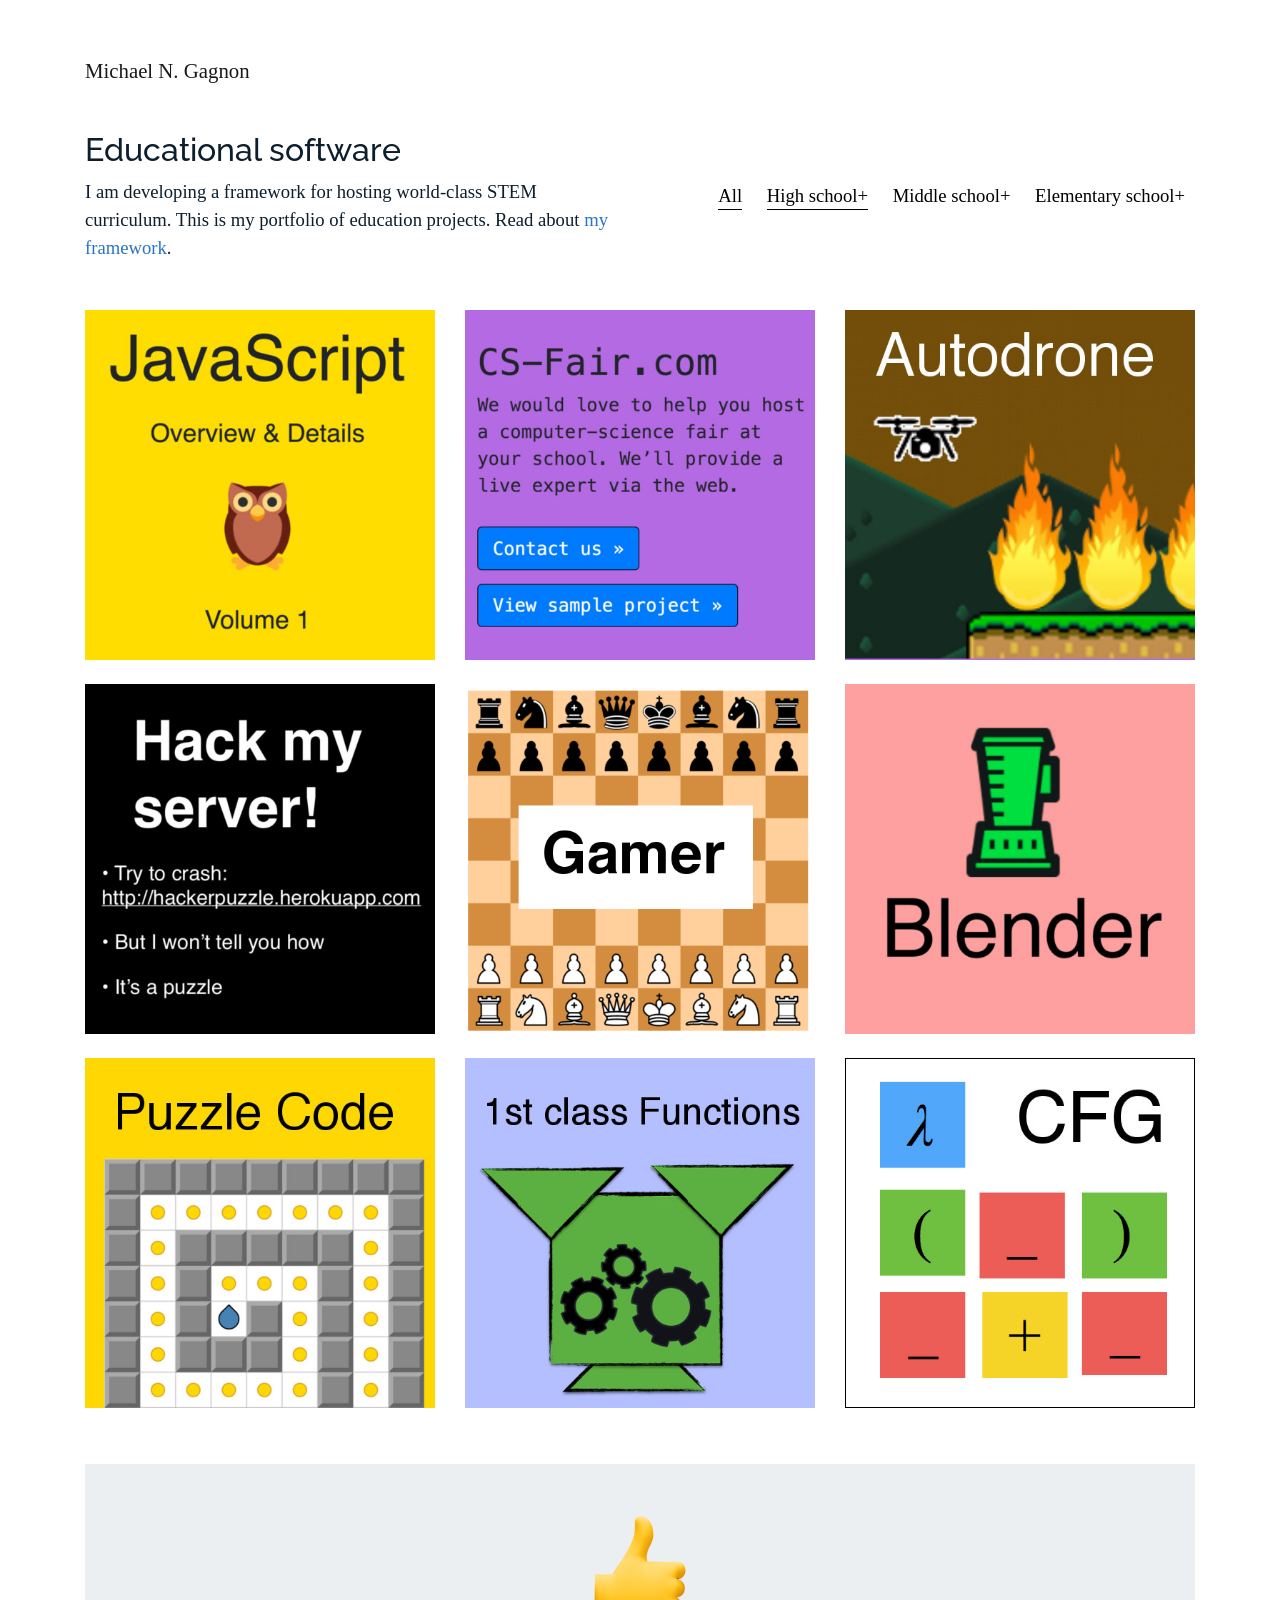
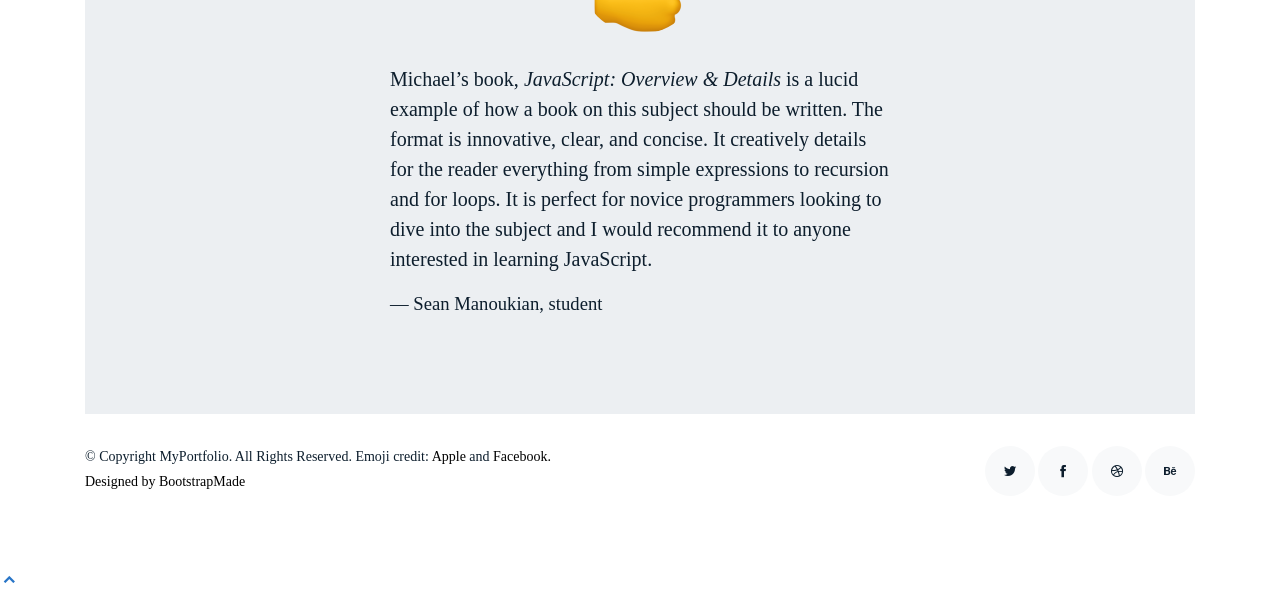
<file: index.html>
<!DOCTYPE html>
<html lang="en">

<head>
  <meta charset="utf-8">
  <meta content="width=device-width, initial-scale=1.0" name="viewport">

  <title>Michael N. Gagnon</title>
  <meta content="" name="descriptison">
  <meta content="" name="keywords">

  <!-- Favicons -->
  <link href="assets/img/favicon.png" rel="icon">
  <link href="assets/img/apple-touch-icon.png" rel="apple-touch-icon">

  <!-- Google Fonts -->
  <link href="https://fonts.googleapis.com/css?family=https://fonts.googleapis.com/css?family=Inconsolata:400,500,600,700|Raleway:400,400i,500,500i,600,600i,700,700i" rel="stylesheet">

  <!-- Vendor CSS Files -->
  <link href="assets/vendor/bootstrap/css/bootstrap.min.css" rel="stylesheet">
  <link href="assets/vendor/icofont/icofont.min.css" rel="stylesheet">
  <link href="assets/vendor/aos/aos.css" rel="stylesheet">
  <link href="assets/vendor/line-awesome/css/line-awesome.min.css" rel="stylesheet">
  <link href="assets/vendor/owl.carousel/assets/owl.carousel.min.css" rel="stylesheet">

  <!-- Template Main CSS File -->
  <link href="assets/css/style.css" rel="stylesheet">

  <!-- =======================================================
  * Template Name: MyPortfolio - v2.0.0
  * Template URL: https://bootstrapmade.com/myportfolio-bootstrap-portfolio-website-template/
  * Author: BootstrapMade.com
  * License: https://bootstrapmade.com/license/
  ======================================================== -->
</head>

<body>



  <nav class="navbar navbar-light custom-navbar">
    <div class="container">
      <a class="navbar-brand" href="index.html">Michael N. Gagnon</a>

      

    </div>
  </nav>

  <main id="main">

    <!-- ======= Works Section ======= -->
    <section class="section site-portfolio">
      <div class="container">
        <div class="row mb-5 align-items-center">
          <div class="col-md-12 col-lg-6 mb-4 mb-lg-0" data-aos="fade-up">
            <h2>Educational software</h2>
            <p class="mb-0">I am developing a framework for hosting world-class STEM curriculum. 
            This is my portfolio of education projects. Read about <a href="magic-textbook.html">my framework</a>.</p>
          </div>
          <div class="col-md-12 col-lg-6 text-left text-lg-right" data-aos="fade-up" data-aos-delay="100">
            <div id="filters" class="filters">
              <a href="#" data-filter="*" class="active">All</a>
              <a href="#" data-filter=".hs" class="active">High school+</a>
              <a href="#" data-filter=".ms">Middle school+</a>
              <a href="#" data-filter=".es">Elementary school+</a>
            </div>
          </div>
        </div>
        <div id="portfolio-grid" class="row no-gutter" data-aos="fade-up" data-aos-delay="200">
          <div class="item hs col-sm-6 col-md-4 col-lg-4 mb-4">
            <a href="js.html" class="item-wrap fancybox">
              <div class="work-info">
                <h3>A textbook</h3>
              </div>
              <img class="img-fluid" src="assets/img/img_1.jpg">
            </a>
          </div>
          <div class="item hs col-sm-6 col-md-4 col-lg-4 mb-4">
            <a href="cs-fair.html" class="item-wrap fancybox">
              <div class="work-info">
                <h3>A science fair</h3>
              </div>
              <img class="img-fluid" src="assets/img/img_2.jpg">
            </a>
          </div>
          <div class="item ms col-sm-6 col-md-4 col-lg-4 mb-4">
            <a href="autodrone.html" class="item-wrap fancybox">
              <div class="work-info">
                <h3>A programming game</h3>
              </div>
              <img class="img-fluid" src="assets/img/img_3.jpg">
            </a>
          </div>
          <div class="item ms col-sm-6 col-md-4 col-lg-4 mb-4">
            <a href="hack.html" class="item-wrap fancybox">
              <div class="work-info">
                <h3>An introduction to hacking</h3>
              </div>
              <img class="img-fluid" src="assets/img/img_4.jpg">
            </a>
          </div>
          <div class="item hs col-sm-6 col-md-4 col-lg-4 mb-4">
            <a href="gamer.html" class="item-wrap fancybox">
              <div class="work-info">
                <h3>Makes game development easier for novices</h3>
              </div>
              <img class="img-fluid" src="assets/img/img_5.png">
            </a>
          </div>
          <div class="item ms col-sm-6 col-md-4 col-lg-4 mb-4">
            <a href="blender.html" class="item-wrap fancybox">
              <div class="work-info">
                <h3>P2P tutoring</h3>
              </div>
              <img class="img-fluid" src="assets/img/img_6.jpg">
            </a>
          </div>


   

          <div class="item es col-sm-6 col-md-4 col-lg-4 mb-4">
            <a href="puzzlecode.html" class="item-wrap fancybox">
              <div class="work-info">
                <h3>A programming game</h3>
              </div>
              <img class="img-fluid" src="assets/img/img_7.jpg">
            </a>
          </div>
          <div class="item es col-sm-6 col-md-4 col-lg-4 mb-4">
            <a href="1stclass.html" class="item-wrap fancybox">
              <div class="work-info">
                <h3>Theoretical computer science for elementary school</h3>
              </div>
              <img class="img-fluid" src="assets/img/img_8.jpg">
            </a>
          </div>
          <div class="item es col-sm-6 col-md-4 col-lg-4 mb-4">
            <a href="cfg.html" class="item-wrap fancybox">
              <div class="work-info">
                <h3>Theoretical computer science for elementary school</h3>
              </div>
              <img class="img-fluid" src="assets/img/img_9.jpg" style="border: 1px solid black;">
            </a>
          </div>
        </div>
      </div>
    </section><!-- End  Works Section -->

    <!-- ======= Testimonials Section ======= -->
    <section class="section pt-0">
      <div class="container">

        <div class="owl-carousel testimonial-carousel">

          <div class="testimonial-wrap">
            <div class="testimonial">
              <img src="assets/img/thumb.png" alt="Image" class="img-fluid">
              <blockquote>
                <p>Michael’s book, <i>JavaScript: Overview &amp; Details</i> is a lucid example of how a book on this subject should be written. The format is innovative, clear, and concise. It creatively details for the reader everything from simple expressions to recursion and for loops. It is perfect for novice programmers looking to dive into the subject and I would recommend it to anyone interested in learning JavaScript.  </p>
              </blockquote>
              <p>&mdash; Sean Manoukian, student</p>
            </div>
          </div>

        </div>

      </div>
    </section><!-- End Testimonials Section -->

  </main><!-- End #main -->

  <!-- ======= Footer ======= -->
  <footer class="footer" role="contentinfo">
    <div class="container">
      <div class="row">
        <div class="col-sm-6">
          <p class="mb-1">&copy; Copyright MyPortfolio. All Rights Reserved. Emoji credit: <a href="https://emojipedia.org/slightly-smiling-face/">Apple</a> and <a href="https://emojipedia.org/thumbs-up/">Facebook<a>.</p>
          <div class="credits">
            <!--
            All the links in the footer should remain intact.
            You can delete the links only if you purchased the pro version.
            Licensing information: https://bootstrapmade.com/license/
            Purchase the pro version with working PHP/AJAX contact form: https://bootstrapmade.com/buy/?theme=MyPortfolio
          -->
            Designed by <a href="https://bootstrapmade.com/">BootstrapMade</a>
          </div>
        </div>
        <div class="col-sm-6 social text-md-right">
          <a href="#"><span class="icofont-twitter"></span></a>
          <a href="#"><span class="icofont-facebook"></span></a>
          <a href="#"><span class="icofont-dribbble"></span></a>
          <a href="#"><span class="icofont-behance"></span></a>
        </div>
      </div>
    </div>
  </footer>

  <a href="#" class="back-to-top"><i class="icofont-simple-up"></i></a>

  <!-- Vendor JS Files -->
  <script src="assets/vendor/jquery/jquery.min.js"></script>
  <script src="assets/vendor/bootstrap/js/bootstrap.bundle.min.js"></script>
  <script src="assets/vendor/jquery.easing/jquery.easing.min.js"></script>
  <script src="assets/vendor/php-email-form/validate.js"></script>
  <script src="assets/vendor/aos/aos.js"></script>
  <script src="assets/vendor/isotope-layout/isotope.pkgd.min.js"></script>
  <script src="assets/vendor/owl.carousel/owl.carousel.min.js"></script>

  <!-- Template Main JS File -->
  <script src="assets/js/main.js"></script>

</body>

</html>
</file>
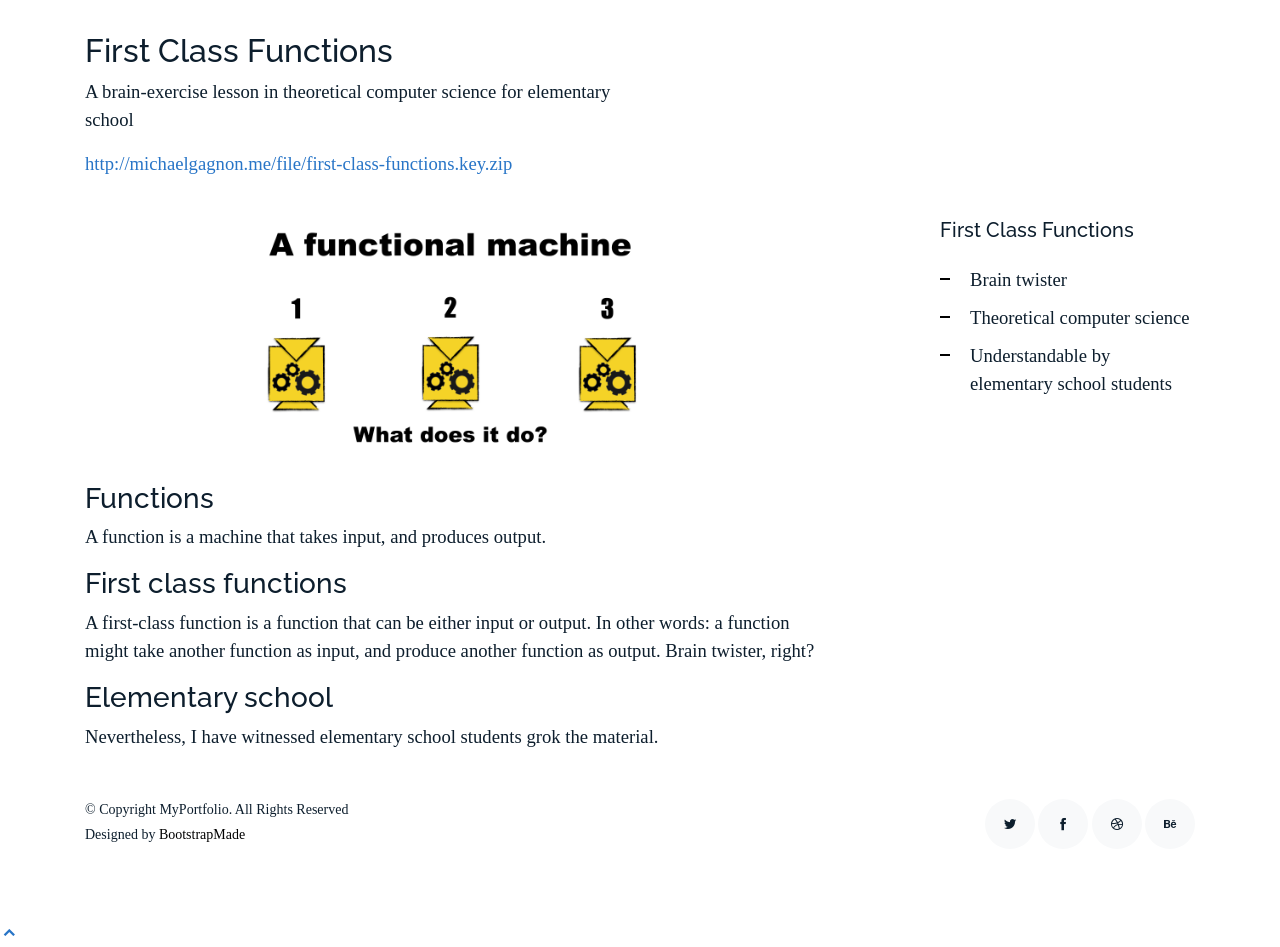
<file: 1stclass.html>
<!DOCTYPE html>
<html lang="en">

<head>
  <meta charset="utf-8">
  <meta content="width=device-width, initial-scale=1.0" name="viewport">

  <title>First Class Functions</title>
  <meta content="" name="descriptison">
  <meta content="" name="keywords">

  <!-- Favicons -->
  <link href="assets/img/favicon.png" rel="icon">
  <link href="assets/img/apple-touch-icon.png" rel="apple-touch-icon">

  <!-- Google Fonts -->
  <link href="https://fonts.googleapis.com/css?family=https://fonts.googleapis.com/css?family=Inconsolata:400,500,600,700|Raleway:400,400i,500,500i,600,600i,700,700i" rel="stylesheet">

  <!-- Vendor CSS Files -->
  <link href="assets/vendor/bootstrap/css/bootstrap.min.css" rel="stylesheet">
  <link href="assets/vendor/icofont/icofont.min.css" rel="stylesheet">
  <link href="assets/vendor/aos/aos.css" rel="stylesheet">
  <link href="assets/vendor/line-awesome/css/line-awesome.min.css" rel="stylesheet">
  <link href="assets/vendor/owl.carousel/assets/owl.carousel.min.css" rel="stylesheet">

  <!-- Template Main CSS File -->
  <link href="assets/css/style.css" rel="stylesheet">

  <!-- =======================================================
  * Template Name: MyPortfolio - v2.0.0
  * Template URL: https://bootstrapmade.com/myportfolio-bootstrap-portfolio-website-template/
  * Author: BootstrapMade.com
  * License: https://bootstrapmade.com/license/
  ======================================================== -->
</head>

<body>



  <main id="main">

    <section class="section">
      <div class="container">
        <div class="row mb-4 align-items-center">
          <div class="col-md-6" data-aos="fade-up">
            <h2>First Class Functions</h2>
            <p>A brain-exercise lesson in theoretical computer science for elementary school</p>
            <p><a href="http://michaelgagnon.me/file/first-class-functions.key.zip">http://michaelgagnon.me/file/first-class-functions.key.zip</a></p>
          </div>
        </div>
      </div>

      <div class="site-section pb-0">
        <div class="container">
          <div class="row align-items-stretch">
            <div class="col-md-8" data-aos="fade-up">

              <div style="text-align: center; "><img style="padding-bottom: 30px; width: 55%; height: 55%; " src="assets/img/machine.png" alt="Image" class="img-fluid"></div>

              <h3>Functions</h3>


              <p>A function is a machine that takes input, and produces output.
              </p>

              <h3>First class functions</h3>

              <p>A first-class function is a function that can be either input or output.
              In other words: a function might take another function as input, and produce
              another function as output. Brain twister, right?</p>

              <h3>Elementary school</h3>

              <p>Nevertheless, I have witnessed elementary school students
                grok the material.</p>

            </div>
            <div class="col-md-3 ml-auto" data-aos="fade-up" data-aos-delay="100">
              <div class="sticky-content">
                <h3 class="h3">First Class Functions</h3>
                <p class="mb-4"><!--<span class="text-muted">In progress</span>--></p>

        

                <div class="h4 mb-3">
                  <p></p>
                </div>

                <ul class="list-unstyled list-line mb-5">
                  <li>Brain twister</li>
                  <li>Theoretical computer science</li>
                  <li>Understandable by elementary school students</li>
                </ul>
              </div>
            </div>
          </div>
        </div>
    </section>

  </main><!-- End #main -->

  <!-- ======= Footer ======= -->
  <footer class="footer" role="contentinfo">
    <div class="container">
      <div class="row">
        <div class="col-sm-6">
          <p class="mb-1">&copy; Copyright MyPortfolio. All Rights Reserved</p>
          <div class="credits">
            <!--
            All the links in the footer should remain intact.
            You can delete the links only if you purchased the pro version.
            Licensing information: https://bootstrapmade.com/license/
            Purchase the pro version with working PHP/AJAX contact form: https://bootstrapmade.com/buy/?theme=MyPortfolio
          -->
            Designed by <a href="https://bootstrapmade.com/">BootstrapMade</a>
          </div>
        </div>
        <div class="col-sm-6 social text-md-right">
          <a href="#"><span class="icofont-twitter"></span></a>
          <a href="#"><span class="icofont-facebook"></span></a>
          <a href="#"><span class="icofont-dribbble"></span></a>
          <a href="#"><span class="icofont-behance"></span></a>
        </div>
      </div>
    </div>
  </footer>

  <a href="#" class="back-to-top"><i class="icofont-simple-up"></i></a>

  <!-- Vendor JS Files -->
  <script src="assets/vendor/jquery/jquery.min.js"></script>
  <script src="assets/vendor/bootstrap/js/bootstrap.bundle.min.js"></script>
  <script src="assets/vendor/jquery.easing/jquery.easing.min.js"></script>
  <script src="assets/vendor/php-email-form/validate.js"></script>
  <script src="assets/vendor/aos/aos.js"></script>
  <script src="assets/vendor/isotope-layout/isotope.pkgd.min.js"></script>
  <script src="assets/vendor/owl.carousel/owl.carousel.min.js"></script>

  <!-- Template Main JS File -->
  <script src="assets/js/main.js"></script>

</body>

</html>
</file>
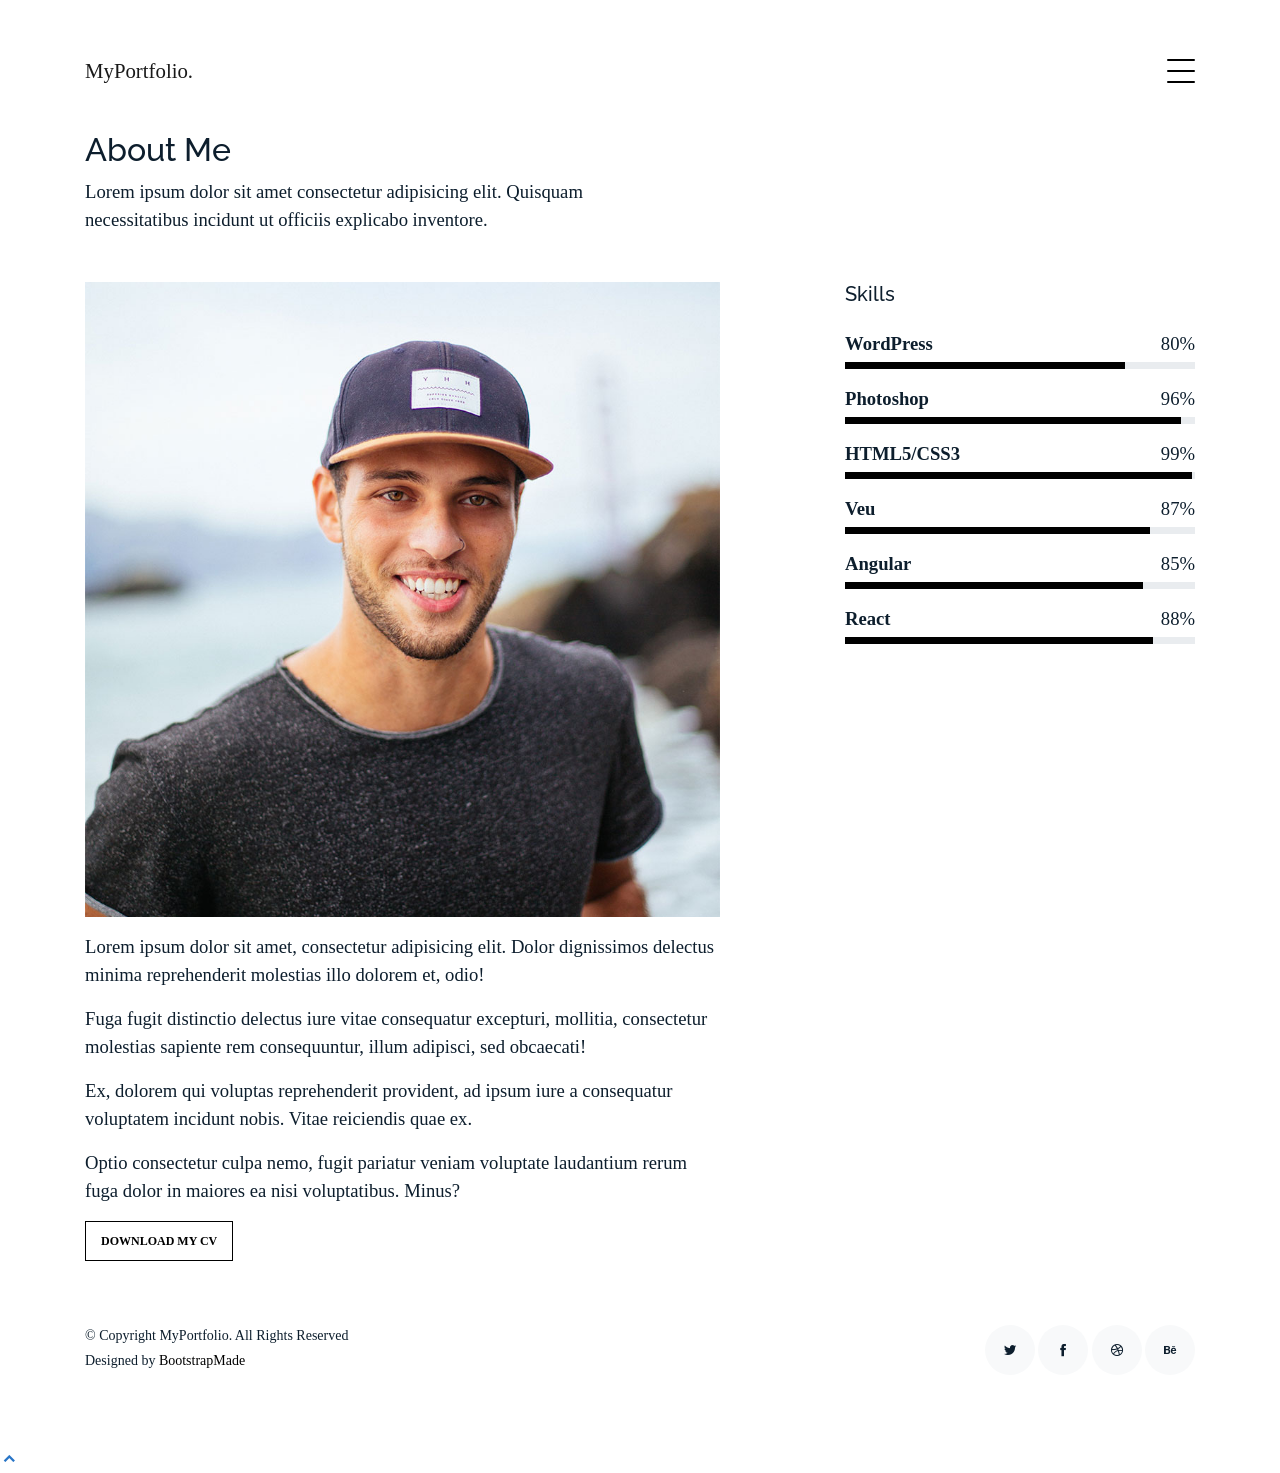
<file: about.html>
<!DOCTYPE html>
<html lang="en">

<head>
  <meta charset="utf-8">
  <meta content="width=device-width, initial-scale=1.0" name="viewport">

  <title>MyPortfolio Bootstrap Template - About</title>
  <meta content="" name="descriptison">
  <meta content="" name="keywords">

  <!-- Favicons -->
  <link href="assets/img/favicon.png" rel="icon">
  <link href="assets/img/apple-touch-icon.png" rel="apple-touch-icon">

  <!-- Google Fonts -->
  <link href="https://fonts.googleapis.com/css?family=https://fonts.googleapis.com/css?family=Inconsolata:400,500,600,700|Raleway:400,400i,500,500i,600,600i,700,700i" rel="stylesheet">

  <!-- Vendor CSS Files -->
  <link href="assets/vendor/bootstrap/css/bootstrap.min.css" rel="stylesheet">
  <link href="assets/vendor/icofont/icofont.min.css" rel="stylesheet">
  <link href="assets/vendor/aos/aos.css" rel="stylesheet">
  <link href="assets/vendor/line-awesome/css/line-awesome.min.css" rel="stylesheet">
  <link href="assets/vendor/owl.carousel/assets/owl.carousel.min.css" rel="stylesheet">

  <!-- Template Main CSS File -->
  <link href="assets/css/style.css" rel="stylesheet">

  <!-- =======================================================
  * Template Name: MyPortfolio - v2.0.0
  * Template URL: https://bootstrapmade.com/myportfolio-bootstrap-portfolio-website-template/
  * Author: BootstrapMade.com
  * License: https://bootstrapmade.com/license/
  ======================================================== -->
</head>

<body>

  <!-- ======= Navbar ======= -->
  <div class="collapse navbar-collapse custom-navmenu" id="main-navbar">
    <div class="container py-2 py-md-5">
      <div class="row align-items-start">
        <div class="col-md-2">
          <ul class="custom-menu">
            <li><a href="index.html">Home</a></li>
            <li class="active"><a href="about.html">About Me</a></li>
            <li><a href="services.html">Services</a></li>
            <li><a href="works.html">Works</a></li>
            <li><a href="contact.html">Contact</a></li>
          </ul>
        </div>
        <div class="col-md-6 d-none d-md-block  mr-auto">
          <div class="tweet d-flex">
            <span class="icofont-twitter text-white mt-2 mr-3"></span>
            <div>
              <p><em>Lorem ipsum dolor sit amet consectetur adipisicing elit. Quisquam necessitatibus incidunt ut officiis explicabo inventore. <br> <a href="#">t.co/v82jsk</a></em></p>
            </div>
          </div>
        </div>
        <div class="col-md-4 d-none d-md-block">
          <h3>Hire Me</h3>
          <p>Lorem ipsum dolor sit amet consectetur adipisicing elit. Quisquam necessitatibus incidunt ut officiisexplicabo inventore. <br> <a href="#">myemail@gmail.com</a></p>
        </div>
      </div>

    </div>
  </div>

  <nav class="navbar navbar-light custom-navbar">
    <div class="container">
      <a class="navbar-brand" href="index.html">MyPortfolio.</a>

      <a href="#" class="burger" data-toggle="collapse" data-target="#main-navbar">
        <span></span>
      </a>

    </div>
  </nav>

  <main id="main">

    <section class="section pb-5">
      <div class="container">
        <div class="row mb-5 align-items-end">
          <div class="col-md-6" data-aos="fade-up">

            <h2>About Me</h2>
            <p class="mb-0">Lorem ipsum dolor sit amet consectetur adipisicing elit. Quisquam necessitatibus incidunt ut
              officiis explicabo inventore.</p>
          </div>

        </div>

        <div class="row">
          <div class="col-md-4 ml-auto order-2" data-aos="fade-up">
            <h3 class="h3 mb-4">Skills</h3>
            <ul class="list-unstyled">
              <li class="mb-3">
                <div class="d-flex mb-1">
                  <strong>WordPress</strong>
                  <span class="ml-auto">80%</span>
                </div>
                <div class="progress custom-progress">
                  <div class="progress-bar" role="progressbar" style="width: 80%" aria-valuenow="80" aria-valuemin="0" aria-valuemax="100"></div>
                </div>
              </li>
              <li class="mb-3">
                <div class="d-flex mb-1">
                  <strong>Photoshop</strong>
                  <span class="ml-auto">96%</span>
                </div>
                <div class="progress custom-progress">
                  <div class="progress-bar" role="progressbar" style="width: 96%" aria-valuenow="96" aria-valuemin="0" aria-valuemax="100"></div>
                </div>
              </li>
              <li class="mb-3">
                <div class="d-flex mb-1">
                  <strong>HTML5/CSS3</strong>
                  <span class="ml-auto">99%</span>
                </div>
                <div class="progress custom-progress">
                  <div class="progress-bar" role="progressbar" style="width: 99%" aria-valuenow="99" aria-valuemin="0" aria-valuemax="100"></div>
                </div>
              </li>
              <li class="mb-3">
                <div class="d-flex mb-1">
                  <strong>Veu</strong>
                  <span class="ml-auto">87%</span>
                </div>
                <div class="progress custom-progress">
                  <div class="progress-bar" role="progressbar" style="width: 87%" aria-valuenow="87" aria-valuemin="0" aria-valuemax="100"></div>
                </div>
              </li>
              <li class="mb-3">
                <div class="d-flex mb-1">
                  <strong>Angular</strong>
                  <span class="ml-auto">85%</span>
                </div>
                <div class="progress custom-progress">
                  <div class="progress-bar" role="progressbar" style="width: 85%" aria-valuenow="85" aria-valuemin="0" aria-valuemax="100"></div>
                </div>
              </li>
              <li class="mb-3">
                <div class="d-flex mb-1">
                  <strong>React</strong>
                  <span class="ml-auto">88%</span>
                </div>
                <div class="progress custom-progress">
                  <div class="progress-bar" role="progressbar" style="width: 88%" aria-valuenow="88" aria-valuemin="0" aria-valuemax="100"></div>
                </div>
              </li>
            </ul>
          </div>

          <div class="col-md-7 mb-5 mb-md-0" data-aos="fade-up">
            <p><img src="assets/img/person_1_sq.jpg" alt="Image" class="img-fluid"></p>
            <p>Lorem ipsum dolor sit amet, consectetur adipisicing elit. Dolor dignissimos delectus minima reprehenderit
              molestias illo dolorem et, odio!</p>
            <p>Fuga fugit distinctio delectus iure vitae consequatur excepturi, mollitia, consectetur molestias sapiente
              rem consequuntur, illum adipisci, sed obcaecati!</p>
            <p>Ex, dolorem qui voluptas reprehenderit provident, ad ipsum iure a consequatur voluptatem incidunt nobis.
              Vitae reiciendis quae ex.</p>
            <p>Optio consectetur culpa nemo, fugit pariatur veniam voluptate laudantium rerum fuga dolor in maiores ea
              nisi voluptatibus. Minus?</p>
            <p><a href="#" class="readmore">Download my CV</a></p>
          </div>

        </div>

      </div>

    </section>

  </main><!-- End #main -->

  <!-- ======= Footer ======= -->
  <footer class="footer" role="contentinfo">
    <div class="container">
      <div class="row">
        <div class="col-sm-6">
          <p class="mb-1">&copy; Copyright MyPortfolio. All Rights Reserved</p>
          <div class="credits">
            <!--
            All the links in the footer should remain intact.
            You can delete the links only if you purchased the pro version.
            Licensing information: https://bootstrapmade.com/license/
            Purchase the pro version with working PHP/AJAX contact form: https://bootstrapmade.com/buy/?theme=MyPortfolio
          -->
            Designed by <a href="https://bootstrapmade.com/">BootstrapMade</a>
          </div>
        </div>
        <div class="col-sm-6 social text-md-right">
          <a href="#"><span class="icofont-twitter"></span></a>
          <a href="#"><span class="icofont-facebook"></span></a>
          <a href="#"><span class="icofont-dribbble"></span></a>
          <a href="#"><span class="icofont-behance"></span></a>
        </div>
      </div>
    </div>
  </footer>

  <a href="#" class="back-to-top"><i class="icofont-simple-up"></i></a>

  <!-- Vendor JS Files -->
  <script src="assets/vendor/jquery/jquery.min.js"></script>
  <script src="assets/vendor/bootstrap/js/bootstrap.bundle.min.js"></script>
  <script src="assets/vendor/jquery.easing/jquery.easing.min.js"></script>
  <script src="assets/vendor/php-email-form/validate.js"></script>
  <script src="assets/vendor/aos/aos.js"></script>
  <script src="assets/vendor/isotope-layout/isotope.pkgd.min.js"></script>
  <script src="assets/vendor/owl.carousel/owl.carousel.min.js"></script>

  <!-- Template Main JS File -->
  <script src="assets/js/main.js"></script>

</body>

</html>
</file>
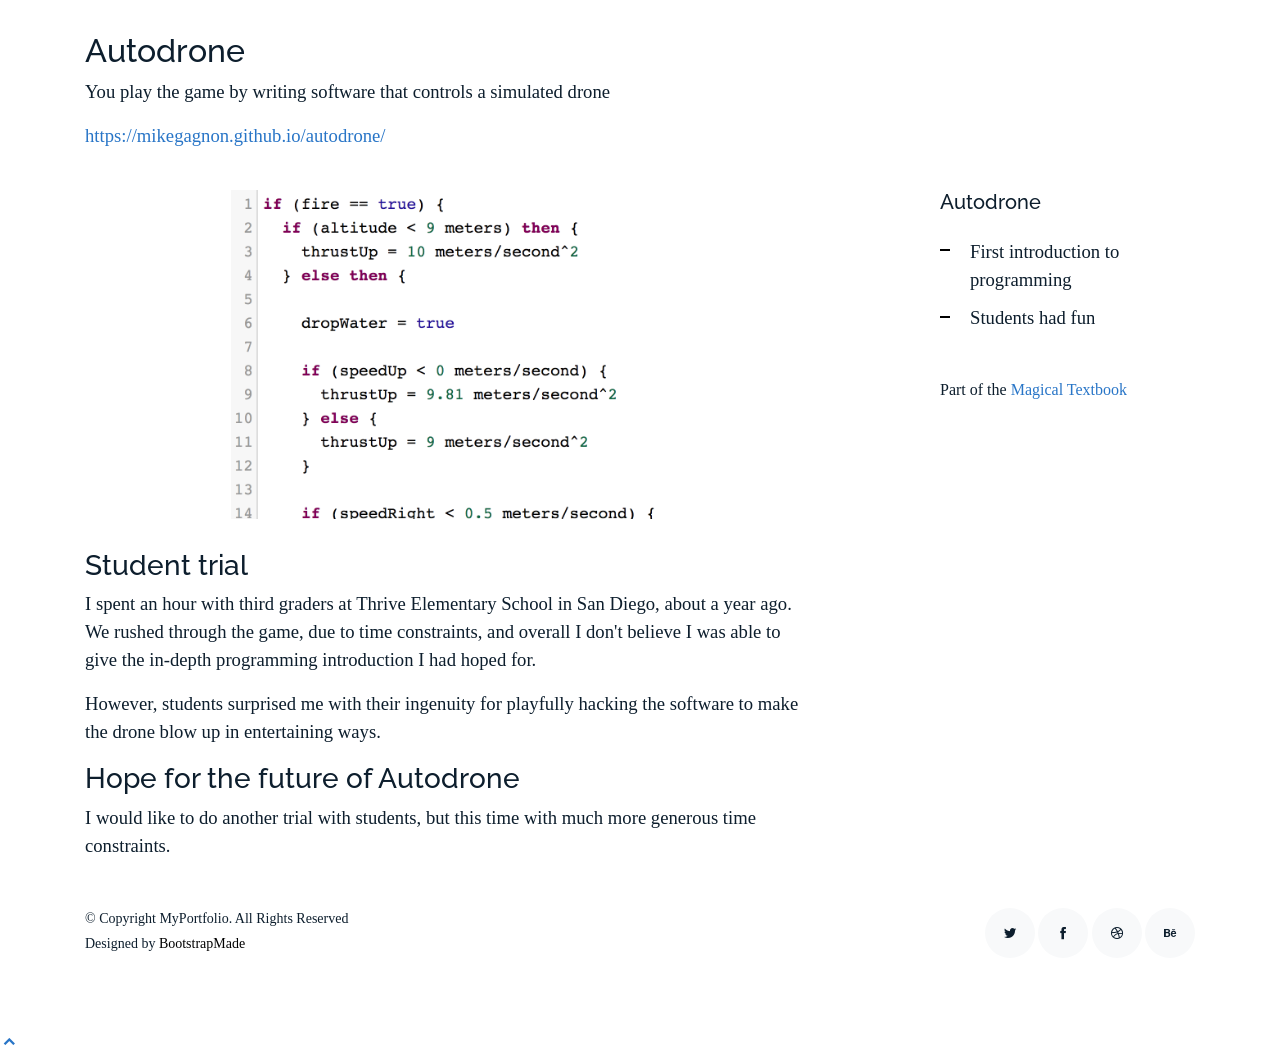
<file: autodrone.html>
<!DOCTYPE html>
<html lang="en">

<head>
  <meta charset="utf-8">
  <meta content="width=device-width, initial-scale=1.0" name="viewport">

  <title>Autodrone</title>
  <meta content="" name="descriptison">
  <meta content="" name="keywords">

  <!-- Favicons -->
  <link href="assets/img/favicon.png" rel="icon">
  <link href="assets/img/apple-touch-icon.png" rel="apple-touch-icon">

  <!-- Google Fonts -->
  <link href="https://fonts.googleapis.com/css?family=https://fonts.googleapis.com/css?family=Inconsolata:400,500,600,700|Raleway:400,400i,500,500i,600,600i,700,700i" rel="stylesheet">

  <!-- Vendor CSS Files -->
  <link href="assets/vendor/bootstrap/css/bootstrap.min.css" rel="stylesheet">
  <link href="assets/vendor/icofont/icofont.min.css" rel="stylesheet">
  <link href="assets/vendor/aos/aos.css" rel="stylesheet">
  <link href="assets/vendor/line-awesome/css/line-awesome.min.css" rel="stylesheet">
  <link href="assets/vendor/owl.carousel/assets/owl.carousel.min.css" rel="stylesheet">

  <!-- Template Main CSS File -->
  <link href="assets/css/style.css" rel="stylesheet">

  <!-- =======================================================
  * Template Name: MyPortfolio - v2.0.0
  * Template URL: https://bootstrapmade.com/myportfolio-bootstrap-portfolio-website-template/
  * Author: BootstrapMade.com
  * License: https://bootstrapmade.com/license/
  ======================================================== -->
</head>

<body>



  <main id="main">

    <section class="section">
      <div class="container">
        <div class="row mb-4 align-items-center">
          <div class="col-md-6" data-aos="fade-up">
            <h2>Autodrone</h2>
            <p>You play the game by writing software that controls a simulated drone</p>
            <p><a href="https://mikegagnon.github.io/autodrone/">https://mikegagnon.github.io/autodrone/</a></p>

          </div>
        </div>
      </div>

      <div class="site-section pb-0">
        <div class="container">
          <div class="row align-items-stretch">
            <div class="col-md-8" data-aos="fade-up">

              <div style="text-align: center; "><img style="padding-bottom: 30px; width: 60%; height: 60%; " src="assets/img/autocode.png" alt="Image" class="img-fluid"></div>

              <h3>Student trial</h3>


              <p>I spent an hour with third graders at Thrive Elementary School in San Diego, about a year ago.
                We rushed through the game, due to time constraints, and overall I don't believe I was able
                to give the in-depth programming introduction I had hoped for.
              </p>

              <p>However, students surprised me with their ingenuity for playfully hacking the software
                to make the drone blow up in entertaining ways.</p>


              <h3>Hope for the future of Autodrone</h3>

              <p>I would like to do another trial with students, but this time with much more
              generous time constraints.
              </p>

            </div>
            <div class="col-md-3 ml-auto" data-aos="fade-up" data-aos-delay="100">
              <div class="sticky-content">
                <h3 class="h3">Autodrone</h3>
                <p class="mb-4"><!--<span class="text-muted">In progress</span>--></p>

        

                <div class="h4 mb-3">
                  <p></p>
                </div>

                <ul class="list-unstyled list-line mb-5">
                  <li>First introduction to programming</li>
                  <li>Students had fun</li>
                </ul>
                
                <div class="h4 mb-3">
                  <p>Part of the <a href="magic-textbook.html">Magical Textbook</a></p> 
                </div>

              </div>
            </div>
          </div>
        </div>
    </section>

  </main><!-- End #main -->

  <!-- ======= Footer ======= -->
  <footer class="footer" role="contentinfo">
    <div class="container">
      <div class="row">
        <div class="col-sm-6">
          <p class="mb-1">&copy; Copyright MyPortfolio. All Rights Reserved</p>
          <div class="credits">
            <!--
            All the links in the footer should remain intact.
            You can delete the links only if you purchased the pro version.
            Licensing information: https://bootstrapmade.com/license/
            Purchase the pro version with working PHP/AJAX contact form: https://bootstrapmade.com/buy/?theme=MyPortfolio
          -->
            Designed by <a href="https://bootstrapmade.com/">BootstrapMade</a>
          </div>
        </div>
        <div class="col-sm-6 social text-md-right">
          <a href="#"><span class="icofont-twitter"></span></a>
          <a href="#"><span class="icofont-facebook"></span></a>
          <a href="#"><span class="icofont-dribbble"></span></a>
          <a href="#"><span class="icofont-behance"></span></a>
        </div>
      </div>
    </div>
  </footer>

  <a href="#" class="back-to-top"><i class="icofont-simple-up"></i></a>

  <!-- Vendor JS Files -->
  <script src="assets/vendor/jquery/jquery.min.js"></script>
  <script src="assets/vendor/bootstrap/js/bootstrap.bundle.min.js"></script>
  <script src="assets/vendor/jquery.easing/jquery.easing.min.js"></script>
  <script src="assets/vendor/php-email-form/validate.js"></script>
  <script src="assets/vendor/aos/aos.js"></script>
  <script src="assets/vendor/isotope-layout/isotope.pkgd.min.js"></script>
  <script src="assets/vendor/owl.carousel/owl.carousel.min.js"></script>

  <!-- Template Main JS File -->
  <script src="assets/js/main.js"></script>

</body>

</html>
</file>
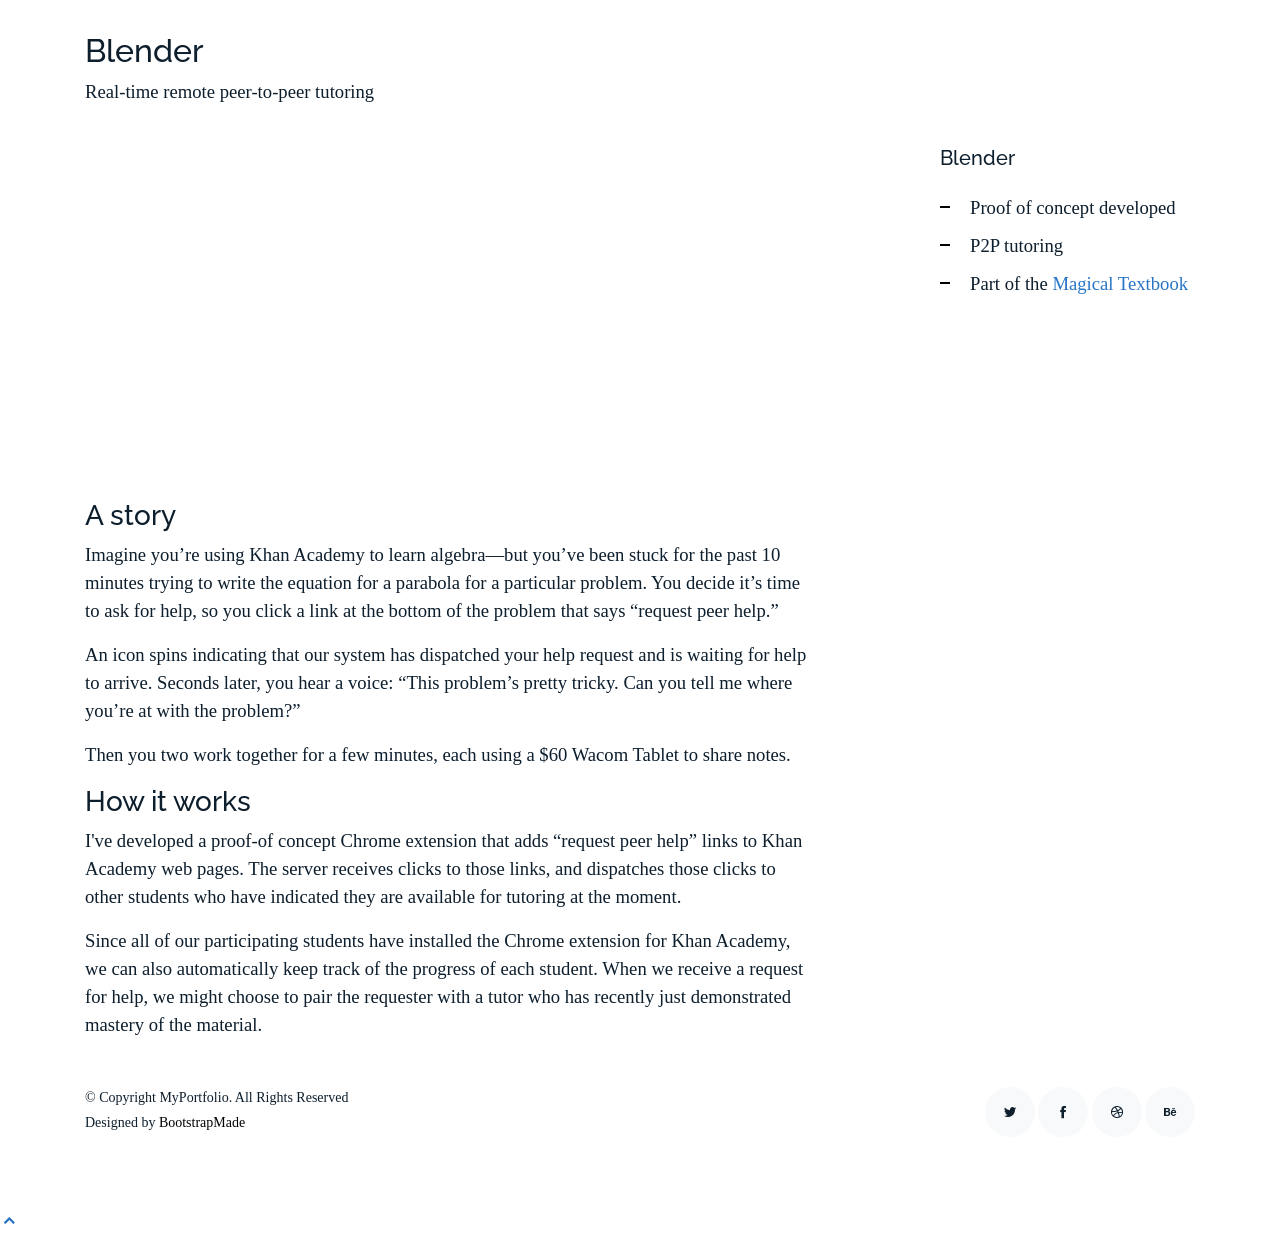
<file: blender.html>
<!DOCTYPE html>
<html lang="en">

<head>
  <meta charset="utf-8">
  <meta content="width=device-width, initial-scale=1.0" name="viewport">

  <title>Blender</title>
  <meta content="" name="descriptison">
  <meta content="" name="keywords">

  <!-- Favicons -->
  <link href="assets/img/favicon.png" rel="icon">
  <link href="assets/img/apple-touch-icon.png" rel="apple-touch-icon">

  <!-- Google Fonts -->
  <link href="https://fonts.googleapis.com/css?family=https://fonts.googleapis.com/css?family=Inconsolata:400,500,600,700|Raleway:400,400i,500,500i,600,600i,700,700i" rel="stylesheet">

  <!-- Vendor CSS Files -->
  <link href="assets/vendor/bootstrap/css/bootstrap.min.css" rel="stylesheet">
  <link href="assets/vendor/icofont/icofont.min.css" rel="stylesheet">
  <link href="assets/vendor/aos/aos.css" rel="stylesheet">
  <link href="assets/vendor/line-awesome/css/line-awesome.min.css" rel="stylesheet">
  <link href="assets/vendor/owl.carousel/assets/owl.carousel.min.css" rel="stylesheet">

  <!-- Template Main CSS File -->
  <link href="assets/css/style.css" rel="stylesheet">

  <!-- =======================================================
  * Template Name: MyPortfolio - v2.0.0
  * Template URL: https://bootstrapmade.com/myportfolio-bootstrap-portfolio-website-template/
  * Author: BootstrapMade.com
  * License: https://bootstrapmade.com/license/
  ======================================================== -->
</head>

<body>



  <main id="main">

    <section class="section">
      <div class="container">
        <div class="row mb-4 align-items-center">
          <div class="col-md-6" data-aos="fade-up">
            <h2>Blender</h2>
            <p>Real-time remote peer-to-peer tutoring</p>
          </div>
        </div>
      </div>

      <div class="site-section pb-0">
        <div class="container">
          <div class="row align-items-stretch">
            <div class="col-md-8" data-aos="fade-up">

              <div style="text-align: center; ">
                <iframe width="560" height="315" src="https://www.youtube.com/embed/KsQp7Rs8f3M" frameborder="0" allow="accelerometer; autoplay; encrypted-media; gyroscope; picture-in-picture" allowfullscreen></iframe>
              </div>


              <h3 style="margin-top: 30px">A story</h3>


            <p>Imagine you’re using Khan Academy to learn algebra—but you’ve been stuck for the past 10 minutes trying to write the equation for a parabola for a particular problem. You decide it’s time to ask for help, so you click a link at the bottom of the problem that says “request peer help.”</p>

            <p>An icon spins indicating that our system has dispatched your help request and is waiting for help to arrive. Seconds later, you hear a voice: “This problem’s pretty tricky. Can you tell me where you’re at with the problem?”</p>

            <p>Then you two work together for a few minutes, each using a $60 Wacom Tablet to share notes.</p>


              <h3>How it works</h3>

              <p>I've developed a proof-of concept Chrome extension that adds “request peer help” links to Khan Academy web pages. The server receives clicks to those links, and dispatches those clicks to other students who  have indicated they are available for tutoring at the moment.</p>

              <p>Since all of our participating students have installed the Chrome extension for Khan Academy, we can also automatically keep track of the progress of each student. When we receive a request for help, we might choose to pair the requester with a tutor who has recently just demonstrated mastery of the material.</p>



            </div>
            <div class="col-md-3 ml-auto" data-aos="fade-up" data-aos-delay="100">
              <div class="sticky-content">
                <h3 class="h3">Blender</h3>
                <p class="mb-4"><!--<span class="text-muted">In progress</span>--></p>

        

                <div class="h4 mb-3">
                  <p></p>
                </div>

                <ul class="list-unstyled list-line mb-5">
                  <li>Proof of concept developed</li>
                  <li>P2P tutoring</li>
                  <li>Part of the <a href="magic-textbook.html">Magical Textbook</a></li> 
                </ul>


              </div>
            </div>
          </div>
        </div>
    </section>

  </main><!-- End #main -->

  <!-- ======= Footer ======= -->
  <footer class="footer" role="contentinfo">
    <div class="container">
      <div class="row">
        <div class="col-sm-6">
          <p class="mb-1">&copy; Copyright MyPortfolio. All Rights Reserved</p>
          <div class="credits">
            <!--
            All the links in the footer should remain intact.
            You can delete the links only if you purchased the pro version.
            Licensing information: https://bootstrapmade.com/license/
            Purchase the pro version with working PHP/AJAX contact form: https://bootstrapmade.com/buy/?theme=MyPortfolio
          -->
            Designed by <a href="https://bootstrapmade.com/">BootstrapMade</a>
          </div>
        </div>
        <div class="col-sm-6 social text-md-right">
          <a href="#"><span class="icofont-twitter"></span></a>
          <a href="#"><span class="icofont-facebook"></span></a>
          <a href="#"><span class="icofont-dribbble"></span></a>
          <a href="#"><span class="icofont-behance"></span></a>
        </div>
      </div>
    </div>
  </footer>

  <a href="#" class="back-to-top"><i class="icofont-simple-up"></i></a>

  <!-- Vendor JS Files -->
  <script src="assets/vendor/jquery/jquery.min.js"></script>
  <script src="assets/vendor/bootstrap/js/bootstrap.bundle.min.js"></script>
  <script src="assets/vendor/jquery.easing/jquery.easing.min.js"></script>
  <script src="assets/vendor/php-email-form/validate.js"></script>
  <script src="assets/vendor/aos/aos.js"></script>
  <script src="assets/vendor/isotope-layout/isotope.pkgd.min.js"></script>
  <script src="assets/vendor/owl.carousel/owl.carousel.min.js"></script>

  <!-- Template Main JS File -->
  <script src="assets/js/main.js"></script>

</body>

</html>
</file>
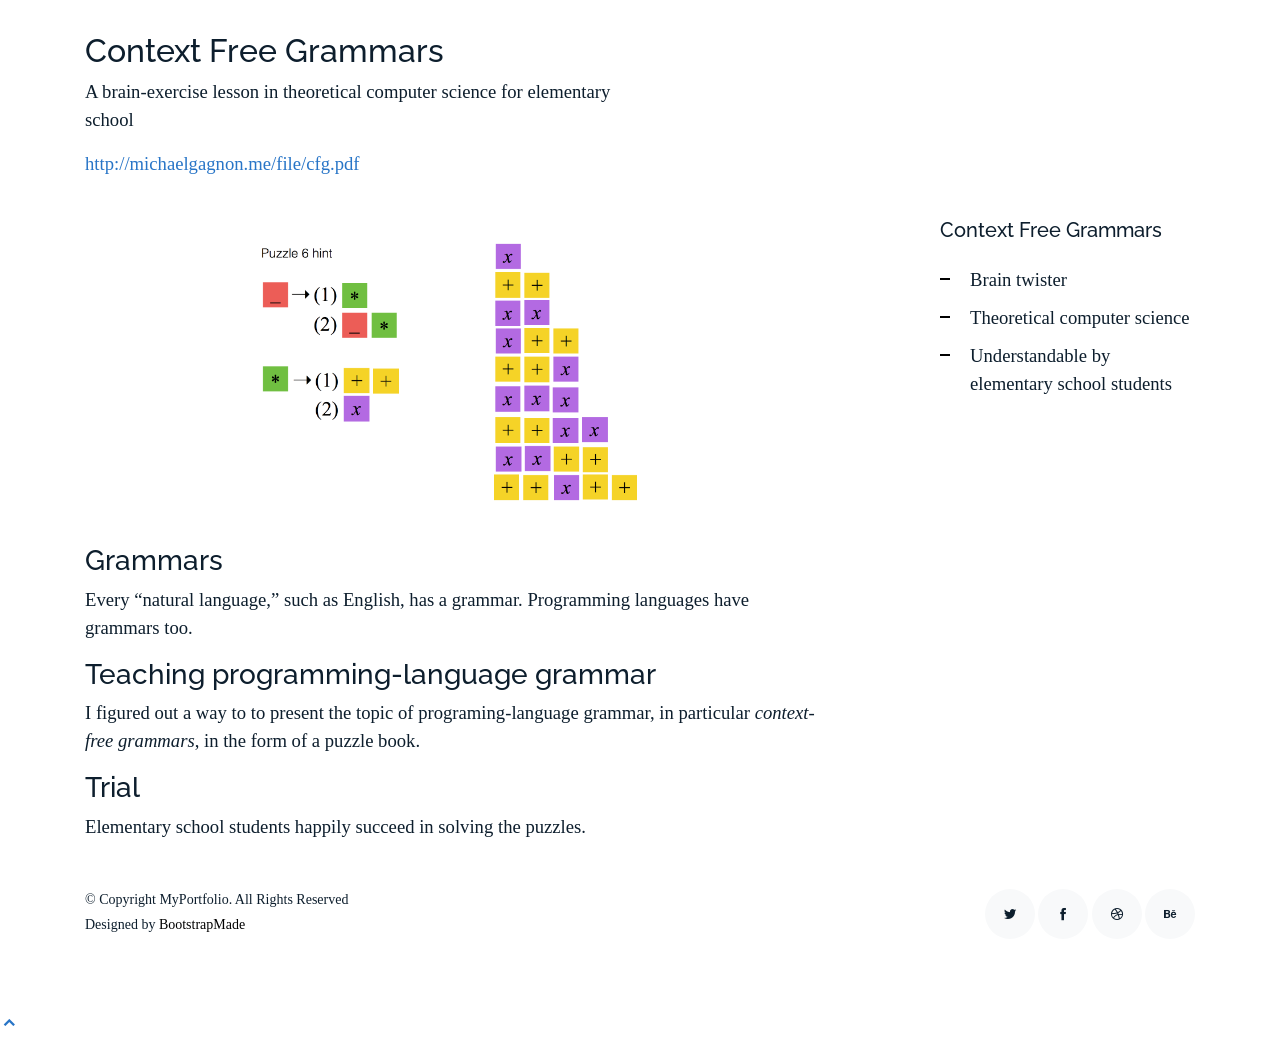
<file: cfg.html>
<!DOCTYPE html>
<html lang="en">

<head>
  <meta charset="utf-8">
  <meta content="width=device-width, initial-scale=1.0" name="viewport">

  <title>Context Free Grammars</title>
  <meta content="" name="descriptison">
  <meta content="" name="keywords">

  <!-- Favicons -->
  <link href="assets/img/favicon.png" rel="icon">
  <link href="assets/img/apple-touch-icon.png" rel="apple-touch-icon">

  <!-- Google Fonts -->
  <link href="https://fonts.googleapis.com/css?family=https://fonts.googleapis.com/css?family=Inconsolata:400,500,600,700|Raleway:400,400i,500,500i,600,600i,700,700i" rel="stylesheet">

  <!-- Vendor CSS Files -->
  <link href="assets/vendor/bootstrap/css/bootstrap.min.css" rel="stylesheet">
  <link href="assets/vendor/icofont/icofont.min.css" rel="stylesheet">
  <link href="assets/vendor/aos/aos.css" rel="stylesheet">
  <link href="assets/vendor/line-awesome/css/line-awesome.min.css" rel="stylesheet">
  <link href="assets/vendor/owl.carousel/assets/owl.carousel.min.css" rel="stylesheet">

  <!-- Template Main CSS File -->
  <link href="assets/css/style.css" rel="stylesheet">

  <!-- =======================================================
  * Template Name: MyPortfolio - v2.0.0
  * Template URL: https://bootstrapmade.com/myportfolio-bootstrap-portfolio-website-template/
  * Author: BootstrapMade.com
  * License: https://bootstrapmade.com/license/
  ======================================================== -->
</head>

<body>



  <main id="main">

    <section class="section">
      <div class="container">
        <div class="row mb-4 align-items-center">
          <div class="col-md-6" data-aos="fade-up">
            <h2>Context Free Grammars</h2>
            <p>A brain-exercise lesson in theoretical computer science for elementary school</p>
            <p><a href="http://michaelgagnon.me/file/cfg.pdf">http://michaelgagnon.me/file/cfg.pdf</a></p>
          </div>
        </div>
      </div>

      <div class="site-section pb-0">
        <div class="container">
          <div class="row align-items-stretch">
            <div class="col-md-8" data-aos="fade-up">

              <div style="text-align: center; "><img style="padding-bottom: 30px; width: 55%; height: 55%; " src="assets/img/cfg-hint.png" alt="Image" class="img-fluid"></div>

              <h3>Grammars</h3>


              <p>Every  &ldquo;natural language,&rdquo; such as English,
              has a grammar. Programming languages have grammars too.
              </p>

              <h3>Teaching programming-language grammar</h3>

              <p>I figured out a way to to present the topic of programing-language grammar, in particular 
                <i>context-free grammars</i>, in the form of a puzzle book.</p>

              <h3>Trial</h3>

              <p>Elementary school students happily succeed in solving the puzzles.</p>

            </div>
            <div class="col-md-3 ml-auto" data-aos="fade-up" data-aos-delay="100">
              <div class="sticky-content">
                <h3 class="h3">Context Free Grammars</h3>
                <p class="mb-4"><!--<span class="text-muted">In progress</span>--></p>

        

                <div class="h4 mb-3">
                  <p></p>
                </div>

                <ul class="list-unstyled list-line mb-5">
                  <li>Brain twister</li>
                  <li>Theoretical computer science</li>
                  <li>Understandable by elementary school students</li>
                </ul>
              </div>
            </div>
          </div>
        </div>
    </section>

  </main><!-- End #main -->

  <!-- ======= Footer ======= -->
  <footer class="footer" role="contentinfo">
    <div class="container">
      <div class="row">
        <div class="col-sm-6">
          <p class="mb-1">&copy; Copyright MyPortfolio. All Rights Reserved</p>
          <div class="credits">
            <!--
            All the links in the footer should remain intact.
            You can delete the links only if you purchased the pro version.
            Licensing information: https://bootstrapmade.com/license/
            Purchase the pro version with working PHP/AJAX contact form: https://bootstrapmade.com/buy/?theme=MyPortfolio
          -->
            Designed by <a href="https://bootstrapmade.com/">BootstrapMade</a>
          </div>
        </div>
        <div class="col-sm-6 social text-md-right">
          <a href="#"><span class="icofont-twitter"></span></a>
          <a href="#"><span class="icofont-facebook"></span></a>
          <a href="#"><span class="icofont-dribbble"></span></a>
          <a href="#"><span class="icofont-behance"></span></a>
        </div>
      </div>
    </div>
  </footer>

  <a href="#" class="back-to-top"><i class="icofont-simple-up"></i></a>

  <!-- Vendor JS Files -->
  <script src="assets/vendor/jquery/jquery.min.js"></script>
  <script src="assets/vendor/bootstrap/js/bootstrap.bundle.min.js"></script>
  <script src="assets/vendor/jquery.easing/jquery.easing.min.js"></script>
  <script src="assets/vendor/php-email-form/validate.js"></script>
  <script src="assets/vendor/aos/aos.js"></script>
  <script src="assets/vendor/isotope-layout/isotope.pkgd.min.js"></script>
  <script src="assets/vendor/owl.carousel/owl.carousel.min.js"></script>

  <!-- Template Main JS File -->
  <script src="assets/js/main.js"></script>

</body>

</html>
</file>
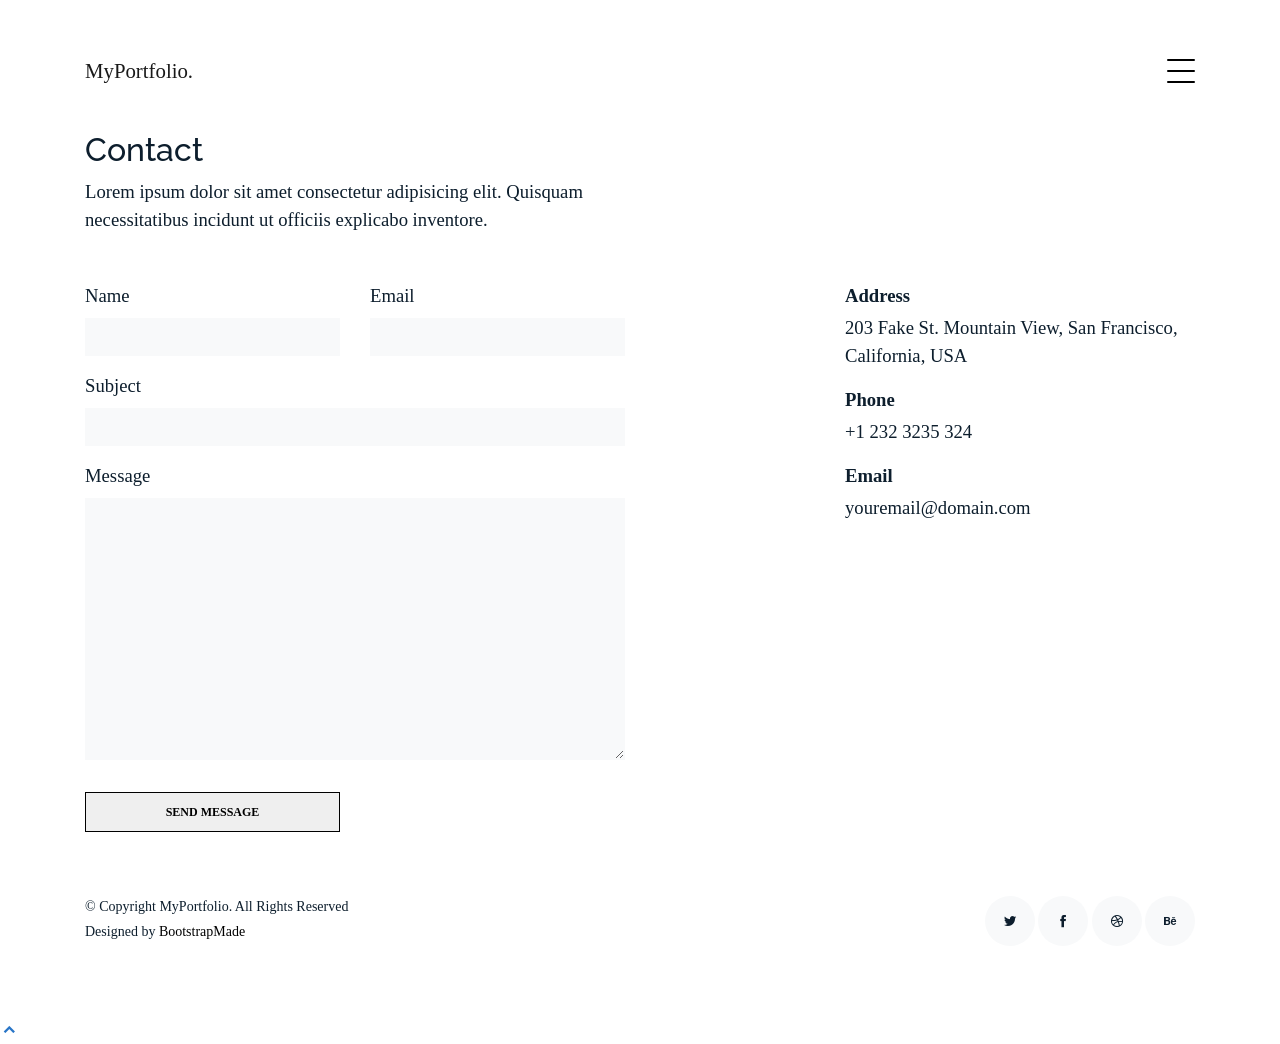
<file: contact.html>
<!DOCTYPE html>
<html lang="en">

<head>
  <meta charset="utf-8">
  <meta content="width=device-width, initial-scale=1.0" name="viewport">

  <title>MyPortfolio Bootstrap Template - Contact</title>
  <meta content="" name="descriptison">
  <meta content="" name="keywords">

  <!-- Favicons -->
  <link href="assets/img/favicon.png" rel="icon">
  <link href="assets/img/apple-touch-icon.png" rel="apple-touch-icon">

  <!-- Google Fonts -->
  <link href="https://fonts.googleapis.com/css?family=https://fonts.googleapis.com/css?family=Inconsolata:400,500,600,700|Raleway:400,400i,500,500i,600,600i,700,700i" rel="stylesheet">

  <!-- Vendor CSS Files -->
  <link href="assets/vendor/bootstrap/css/bootstrap.min.css" rel="stylesheet">
  <link href="assets/vendor/icofont/icofont.min.css" rel="stylesheet">
  <link href="assets/vendor/aos/aos.css" rel="stylesheet">
  <link href="assets/vendor/line-awesome/css/line-awesome.min.css" rel="stylesheet">
  <link href="assets/vendor/owl.carousel/assets/owl.carousel.min.css" rel="stylesheet">

  <!-- Template Main CSS File -->
  <link href="assets/css/style.css" rel="stylesheet">

  <!-- =======================================================
  * Template Name: MyPortfolio - v2.0.0
  * Template URL: https://bootstrapmade.com/myportfolio-bootstrap-portfolio-website-template/
  * Author: BootstrapMade.com
  * License: https://bootstrapmade.com/license/
  ======================================================== -->
</head>

<body>

  <!-- ======= Navbar ======= -->
  <div class="collapse navbar-collapse custom-navmenu" id="main-navbar">
    <div class="container py-2 py-md-5">
      <div class="row align-items-start">
        <div class="col-md-2">
          <ul class="custom-menu">
            <li><a href="index.html">Home</a></li>
            <li><a href="about.html">About Me</a></li>
            <li><a href="services.html">Services</a></li>
            <li><a href="works.html">Works</a></li>
            <li class="active"><a href="contact.html">Contact</a></li>
          </ul>
        </div>
        <div class="col-md-6 d-none d-md-block  mr-auto">
          <div class="tweet d-flex">
            <span class="icofont-twitter text-white mt-2 mr-3"></span>
            <div>
              <p><em>Lorem ipsum dolor sit amet consectetur adipisicing elit. Quisquam necessitatibus incidunt ut officiis explicabo inventore. <br> <a href="#">t.co/v82jsk</a></em></p>
            </div>
          </div>
        </div>
        <div class="col-md-4 d-none d-md-block">
          <h3>Hire Me</h3>
          <p>Lorem ipsum dolor sit amet consectetur adipisicing elit. Quisquam necessitatibus incidunt ut officiisexplicabo inventore. <br> <a href="#">myemail@gmail.com</a></p>
        </div>
      </div>

    </div>
  </div>

  <nav class="navbar navbar-light custom-navbar">
    <div class="container">
      <a class="navbar-brand" href="index.html">MyPortfolio.</a>

      <a href="#" class="burger" data-toggle="collapse" data-target="#main-navbar">
        <span></span>
      </a>

    </div>
  </nav>

  <main id="main">

    <section class="section pb-5">
      <div class="container">

        <div class="row mb-5 align-items-end">
          <div class="col-md-6" data-aos="fade-up">
            <h2>Contact</h2>
            <p class="mb-0">Lorem ipsum dolor sit amet consectetur adipisicing elit. Quisquam necessitatibus incidunt ut
              officiis explicabo inventore.
            </p>
          </div>

        </div>

        <div class="row">
          <div class="col-md-6 mb-5 mb-md-0" data-aos="fade-up">

            <form action="forms/contact.php" method="post" role="form" class="php-email-form">

              <div class="row">
                <div class="col-md-6 form-group">
                  <label for="name">Name</label>
                  <input type="text" name="name" class="form-control" id="name" data-rule="minlen:4" data-msg="Please enter at least 4 chars" />
                  <div class="validate"></div>
                </div>
                <div class="col-md-6 form-group">
                  <label for="name">Email</label>
                  <input type="email" class="form-control" name="email" id="email" data-rule="email" data-msg="Please enter a valid email" />
                  <div class="validate"></div>
                </div>
                <div class="col-md-12 form-group">
                  <label for="name">Subject</label>
                  <input type="text" class="form-control" name="subject" id="subject" data-rule="minlen:4" data-msg="Please enter at least 8 chars of subject" />
                  <div class="validate"></div>
                </div>
                <div class="col-md-12 form-group">
                  <label for="name">Message</label>
                  <textarea class="form-control" name="message" cols="30" rows="10" data-rule="required" data-msg="Please write something for us"></textarea>
                  <div class="validate"></div>
                </div>

                <div class="col-md-12 mb-3">
                  <div class="loading">Loading</div>
                  <div class="error-message"></div>
                  <div class="sent-message">Your message has been sent. Thank you!</div>
                </div>

                <div class="col-md-6 form-group">
                  <input type="submit" class="readmore d-block w-100" value="Send Message">
                </div>
              </div>

            </form>

          </div>

          <div class="col-md-4 ml-auto order-2" data-aos="fade-up">
            <ul class="list-unstyled">
              <li class="mb-3">
                <strong class="d-block mb-1">Address</strong>
                <span>203 Fake St. Mountain View, San Francisco, California, USA</span>
              </li>
              <li class="mb-3">
                <strong class="d-block mb-1">Phone</strong>
                <span>+1 232 3235 324</span>
              </li>
              <li class="mb-3">
                <strong class="d-block mb-1">Email</strong>
                <span>youremail@domain.com</span>
              </li>
            </ul>
          </div>

        </div>

      </div>

    </section>

  </main><!-- End #main -->

  <!-- ======= Footer ======= -->
  <footer class="footer" role="contentinfo">
    <div class="container">
      <div class="row">
        <div class="col-sm-6">
          <p class="mb-1">&copy; Copyright MyPortfolio. All Rights Reserved</p>
          <div class="credits">
            <!--
            All the links in the footer should remain intact.
            You can delete the links only if you purchased the pro version.
            Licensing information: https://bootstrapmade.com/license/
            Purchase the pro version with working PHP/AJAX contact form: https://bootstrapmade.com/buy/?theme=MyPortfolio
          -->
            Designed by <a href="https://bootstrapmade.com/">BootstrapMade</a>
          </div>
        </div>
        <div class="col-sm-6 social text-md-right">
          <a href="#"><span class="icofont-twitter"></span></a>
          <a href="#"><span class="icofont-facebook"></span></a>
          <a href="#"><span class="icofont-dribbble"></span></a>
          <a href="#"><span class="icofont-behance"></span></a>
        </div>
      </div>
    </div>
  </footer>

  <a href="#" class="back-to-top"><i class="icofont-simple-up"></i></a>

  <!-- Vendor JS Files -->
  <script src="assets/vendor/jquery/jquery.min.js"></script>
  <script src="assets/vendor/bootstrap/js/bootstrap.bundle.min.js"></script>
  <script src="assets/vendor/jquery.easing/jquery.easing.min.js"></script>
  <script src="assets/vendor/php-email-form/validate.js"></script>
  <script src="assets/vendor/aos/aos.js"></script>
  <script src="assets/vendor/isotope-layout/isotope.pkgd.min.js"></script>
  <script src="assets/vendor/owl.carousel/owl.carousel.min.js"></script>

  <!-- Template Main JS File -->
  <script src="assets/js/main.js"></script>

</body>

</html>
</file>
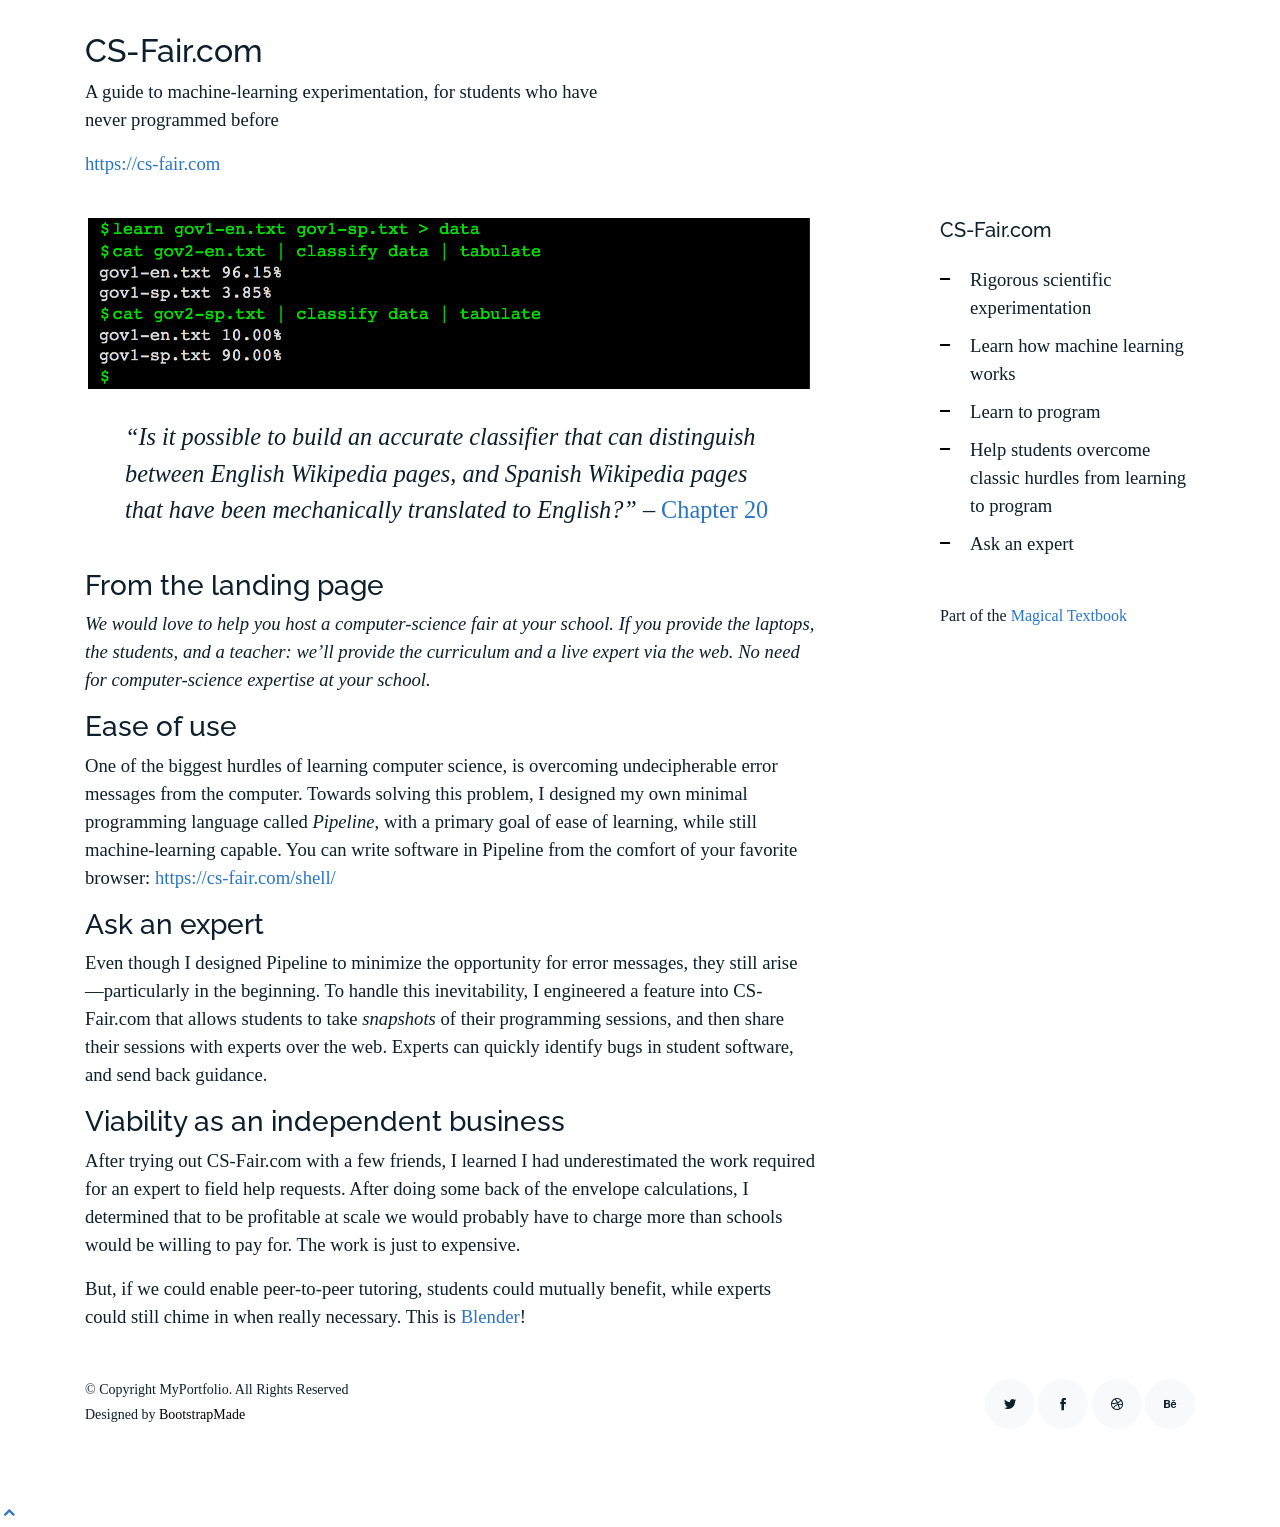
<file: cs-fair.html>
<!DOCTYPE html>
<html lang="en">

<head>
  <meta charset="utf-8">
  <meta content="width=device-width, initial-scale=1.0" name="viewport">

  <title>CS-Fair.com</title>
  <meta content="" name="descriptison">
  <meta content="" name="keywords">

  <!-- Favicons -->
  <link href="assets/img/favicon.png" rel="icon">
  <link href="assets/img/apple-touch-icon.png" rel="apple-touch-icon">

  <!-- Google Fonts -->
  <link href="https://fonts.googleapis.com/css?family=https://fonts.googleapis.com/css?family=Inconsolata:400,500,600,700|Raleway:400,400i,500,500i,600,600i,700,700i" rel="stylesheet">

  <!-- Vendor CSS Files -->
  <link href="assets/vendor/bootstrap/css/bootstrap.min.css" rel="stylesheet">
  <link href="assets/vendor/icofont/icofont.min.css" rel="stylesheet">
  <link href="assets/vendor/aos/aos.css" rel="stylesheet">
  <link href="assets/vendor/line-awesome/css/line-awesome.min.css" rel="stylesheet">
  <link href="assets/vendor/owl.carousel/assets/owl.carousel.min.css" rel="stylesheet">

  <!-- Template Main CSS File -->
  <link href="assets/css/style.css" rel="stylesheet">

  <!-- =======================================================
  * Template Name: MyPortfolio - v2.0.0
  * Template URL: https://bootstrapmade.com/myportfolio-bootstrap-portfolio-website-template/
  * Author: BootstrapMade.com
  * License: https://bootstrapmade.com/license/
  ======================================================== -->
</head>

<body>



  <main id="main">

    <section class="section">
      <div class="container">
        <div class="row mb-4 align-items-center">
          <div class="col-md-6" data-aos="fade-up">
            <h2>CS-Fair.com</h2>
            <p>A guide to machine-learning experimentation, for students who have never programmed before</p>
            <p><a href="https://cs-fair.com">https://cs-fair.com</a></p>

          </div>
        </div>
      </div>

      <div class="site-section pb-0">
        <div class="container">
          <div class="row align-items-stretch">
            <div class="col-md-8" data-aos="fade-up">

              <div style="text-align: center; "><img style="padding-bottom: 30px; " src="assets/img/cs-fair-code.png" alt="Image" class="img-fluid"></div>

              <p style="font-size: 130%; margin-bottom: 40px; margin-left: 40px; margin-right: 40px"><i>&ldquo;Is it possible to build an accurate classifier that can distinguish between English Wikipedia pages, and Spanish Wikipedia pages that have been mechanically translated to English?&rdquo;</i> &ndash; <a href="https://cs-fair.com/projects/machine-learning/#mechanically-translated">Chapter 20</a></p>

              <h3>From the landing page</h3>


            <p><i>We would love to help you host a computer-science fair at your school. If you provide the laptops, the students, and a teacher: we’ll provide the curriculum and a live expert via the web. No need for computer-science expertise at your school.</i></p>


              <h3>Ease of use</h3>

              <p>One of the biggest hurdles of learning computer science, is overcoming
                undecipherable error messages from the computer. Towards solving this problem,
                I designed my own minimal programming language called <i>Pipeline</i>,
                with a primary goal of ease of learning, while still machine-learning capable.
                You can write software in Pipeline from  the comfort of your favorite browser: <a href="https://cs-fair.com/shell/">
                  https://cs-fair.com/shell/
                </a>
              </p>

              <h3>Ask an expert</h3>

              <p>Even though I designed Pipeline to minimize the opportunity for error messages,
              they still arise&mdash;particularly in the beginning. To handle this inevitability,
              I engineered a feature into CS-Fair.com that allows students to take <i>snapshots</i>
              of their programming sessions, and then share their sessions with experts over the web.
              Experts can quickly identify bugs in student software, and send back guidance.
              </p>

                <h3>Viability as an independent business</h3>

                <p>After trying out CS-Fair.com with a few friends,
                   I learned I had underestimated the work required for
                 an expert to field help requests. After doing some back of
                 the envelope calculations, I determined that to be profitable
                 at scale we would probably have to charge more than schools
                 would be willing to pay for. The work is just to expensive.
               </p>

               <p>But, if we could enable peer-to-peer tutoring, students
                could mutually benefit, while experts could still chime in
                when really necessary. This is <a href="blender.html">Blender</a>!</p>





            </div>
            <div class="col-md-3 ml-auto" data-aos="fade-up" data-aos-delay="100">
              <div class="sticky-content">
                <h3 class="h3">CS-Fair.com</h3>
                <p class="mb-4"><!--<span class="text-muted">In progress</span>--></p>

        

                <div class="h4 mb-3">
                  <p></p>
                </div>

                <ul class="list-unstyled list-line mb-5">
                  <li>Rigorous scientific experimentation</li>
                  <li>Learn how machine learning works</li>
                  <li>Learn to program</li>
                  <li>Help students overcome classic hurdles from learning to program</li>
                  <li>Ask an expert</li>
                </ul>
                
                <div class="h4 mb-3">
                  <p>Part of the <a href="magic-textbook.html">Magical Textbook</a></p> 
                </div>

              </div>
            </div>
          </div>
        </div>
    </section>

  </main><!-- End #main -->

  <!-- ======= Footer ======= -->
  <footer class="footer" role="contentinfo">
    <div class="container">
      <div class="row">
        <div class="col-sm-6">
          <p class="mb-1">&copy; Copyright MyPortfolio. All Rights Reserved</p>
          <div class="credits">
            <!--
            All the links in the footer should remain intact.
            You can delete the links only if you purchased the pro version.
            Licensing information: https://bootstrapmade.com/license/
            Purchase the pro version with working PHP/AJAX contact form: https://bootstrapmade.com/buy/?theme=MyPortfolio
          -->
            Designed by <a href="https://bootstrapmade.com/">BootstrapMade</a>
          </div>
        </div>
        <div class="col-sm-6 social text-md-right">
          <a href="#"><span class="icofont-twitter"></span></a>
          <a href="#"><span class="icofont-facebook"></span></a>
          <a href="#"><span class="icofont-dribbble"></span></a>
          <a href="#"><span class="icofont-behance"></span></a>
        </div>
      </div>
    </div>
  </footer>
  <a href="#" class="back-to-top"><i class="icofont-simple-up"></i></a>

  <!-- Vendor JS Files -->
  <script src="assets/vendor/jquery/jquery.min.js"></script>
  <script src="assets/vendor/bootstrap/js/bootstrap.bundle.min.js"></script>
  <script src="assets/vendor/jquery.easing/jquery.easing.min.js"></script>
  <script src="assets/vendor/php-email-form/validate.js"></script>
  <script src="assets/vendor/aos/aos.js"></script>
  <script src="assets/vendor/isotope-layout/isotope.pkgd.min.js"></script>
  <script src="assets/vendor/owl.carousel/owl.carousel.min.js"></script>

  <!-- Template Main JS File -->
  <script src="assets/js/main.js"></script>

</body>

</html>
</file>
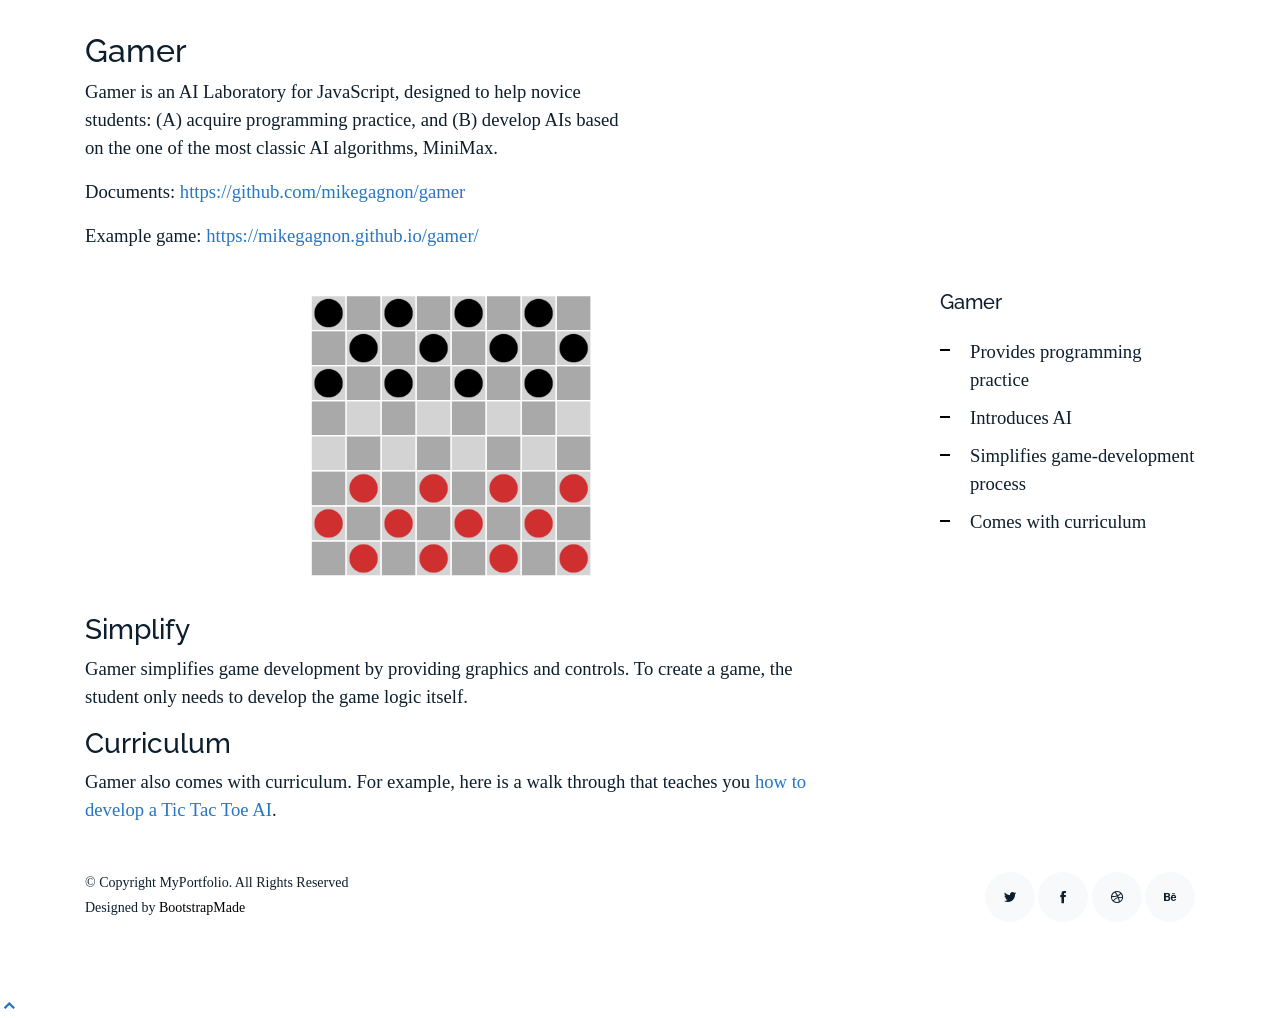
<file: gamer.html>
<!DOCTYPE html>
<html lang="en">

<head>
  <meta charset="utf-8">
  <meta content="width=device-width, initial-scale=1.0" name="viewport">

  <title>Gamer</title>
  <meta content="" name="descriptison">
  <meta content="" name="keywords">

  <!-- Favicons -->
  <link href="assets/img/favicon.png" rel="icon">
  <link href="assets/img/apple-touch-icon.png" rel="apple-touch-icon">

  <!-- Google Fonts -->
  <link href="https://fonts.googleapis.com/css?family=https://fonts.googleapis.com/css?family=Inconsolata:400,500,600,700|Raleway:400,400i,500,500i,600,600i,700,700i" rel="stylesheet">

  <!-- Vendor CSS Files -->
  <link href="assets/vendor/bootstrap/css/bootstrap.min.css" rel="stylesheet">
  <link href="assets/vendor/icofont/icofont.min.css" rel="stylesheet">
  <link href="assets/vendor/aos/aos.css" rel="stylesheet">
  <link href="assets/vendor/line-awesome/css/line-awesome.min.css" rel="stylesheet">
  <link href="assets/vendor/owl.carousel/assets/owl.carousel.min.css" rel="stylesheet">

  <!-- Template Main CSS File -->
  <link href="assets/css/style.css" rel="stylesheet">

  <!-- =======================================================
  * Template Name: MyPortfolio - v2.0.0
  * Template URL: https://bootstrapmade.com/myportfolio-bootstrap-portfolio-website-template/
  * Author: BootstrapMade.com
  * License: https://bootstrapmade.com/license/
  ======================================================== -->
</head>

<body>



  <main id="main">

    <section class="section">
      <div class="container">
        <div class="row mb-4 align-items-center">
          <div class="col-md-6" data-aos="fade-up">
            <h2>Gamer</h2>
            <p>Gamer is an AI Laboratory for JavaScript, designed to help novice students: (A) acquire programming practice, and (B) develop AIs based on the one of the most classic AI algorithms, MiniMax.</p>
            <p>Documents: <a href="https://github.com/mikegagnon/gamer">https://github.com/mikegagnon/gamer</a></p>
            <p>Example game: <a href="https://mikegagnon.github.io/gamer/">https://mikegagnon.github.io/gamer/
</a></p>
          </div>
        </div>
      </div>

      <div class="site-section pb-0">
        <div class="container">
          <div class="row align-items-stretch">
            <div class="col-md-8" data-aos="fade-up">

              <div style="text-align: center; "><img style="padding-bottom: 30px; width: 40%; height: 40%; " src="assets/img/checkers.png" alt="Image" class="img-fluid"></div>

              <h3>Simplify</h3>


              <p>Gamer simplifies game development by providing graphics and controls. To create a game, the student only needs to develop the game logic itself.
              </p>

              <h3>Curriculum</h3>

              <p>Gamer also comes with curriculum. For example, here is
                 a walk through that teaches you <a href="https://github.com/mikegagnon/tic-tac-toe/blob/master/README.md">how to develop a Tic Tac Toe AI</a>.
              </p>

            </div>
            <div class="col-md-3 ml-auto" data-aos="fade-up" data-aos-delay="100">
              <div class="sticky-content">
                <h3 class="h3">Gamer</h3>
                <p class="mb-4"><!--<span class="text-muted">In progress</span>--></p>

        

                <div class="h4 mb-3">
                  <p></p>
                </div>

                <ul class="list-unstyled list-line mb-5">
                  <li>Provides programming practice</li>
                  <li>Introduces AI</li>
                  <li>Simplifies game-development process</li>
                  <li>Comes with curriculum</li>
                </ul>
              </div>
            </div>
          </div>
        </div>
    </section>

  </main><!-- End #main -->

  <!-- ======= Footer ======= -->
  <footer class="footer" role="contentinfo">
    <div class="container">
      <div class="row">
        <div class="col-sm-6">
          <p class="mb-1">&copy; Copyright MyPortfolio. All Rights Reserved</p>
          <div class="credits">
            <!--
            All the links in the footer should remain intact.
            You can delete the links only if you purchased the pro version.
            Licensing information: https://bootstrapmade.com/license/
            Purchase the pro version with working PHP/AJAX contact form: https://bootstrapmade.com/buy/?theme=MyPortfolio
          -->
            Designed by <a href="https://bootstrapmade.com/">BootstrapMade</a>
          </div>
        </div>
        <div class="col-sm-6 social text-md-right">
          <a href="#"><span class="icofont-twitter"></span></a>
          <a href="#"><span class="icofont-facebook"></span></a>
          <a href="#"><span class="icofont-dribbble"></span></a>
          <a href="#"><span class="icofont-behance"></span></a>
        </div>
      </div>
    </div>
  </footer>

  <a href="#" class="back-to-top"><i class="icofont-simple-up"></i></a>

  <!-- Vendor JS Files -->
  <script src="assets/vendor/jquery/jquery.min.js"></script>
  <script src="assets/vendor/bootstrap/js/bootstrap.bundle.min.js"></script>
  <script src="assets/vendor/jquery.easing/jquery.easing.min.js"></script>
  <script src="assets/vendor/php-email-form/validate.js"></script>
  <script src="assets/vendor/aos/aos.js"></script>
  <script src="assets/vendor/isotope-layout/isotope.pkgd.min.js"></script>
  <script src="assets/vendor/owl.carousel/owl.carousel.min.js"></script>

  <!-- Template Main JS File -->
  <script src="assets/js/main.js"></script>

</body>

</html>
</file>
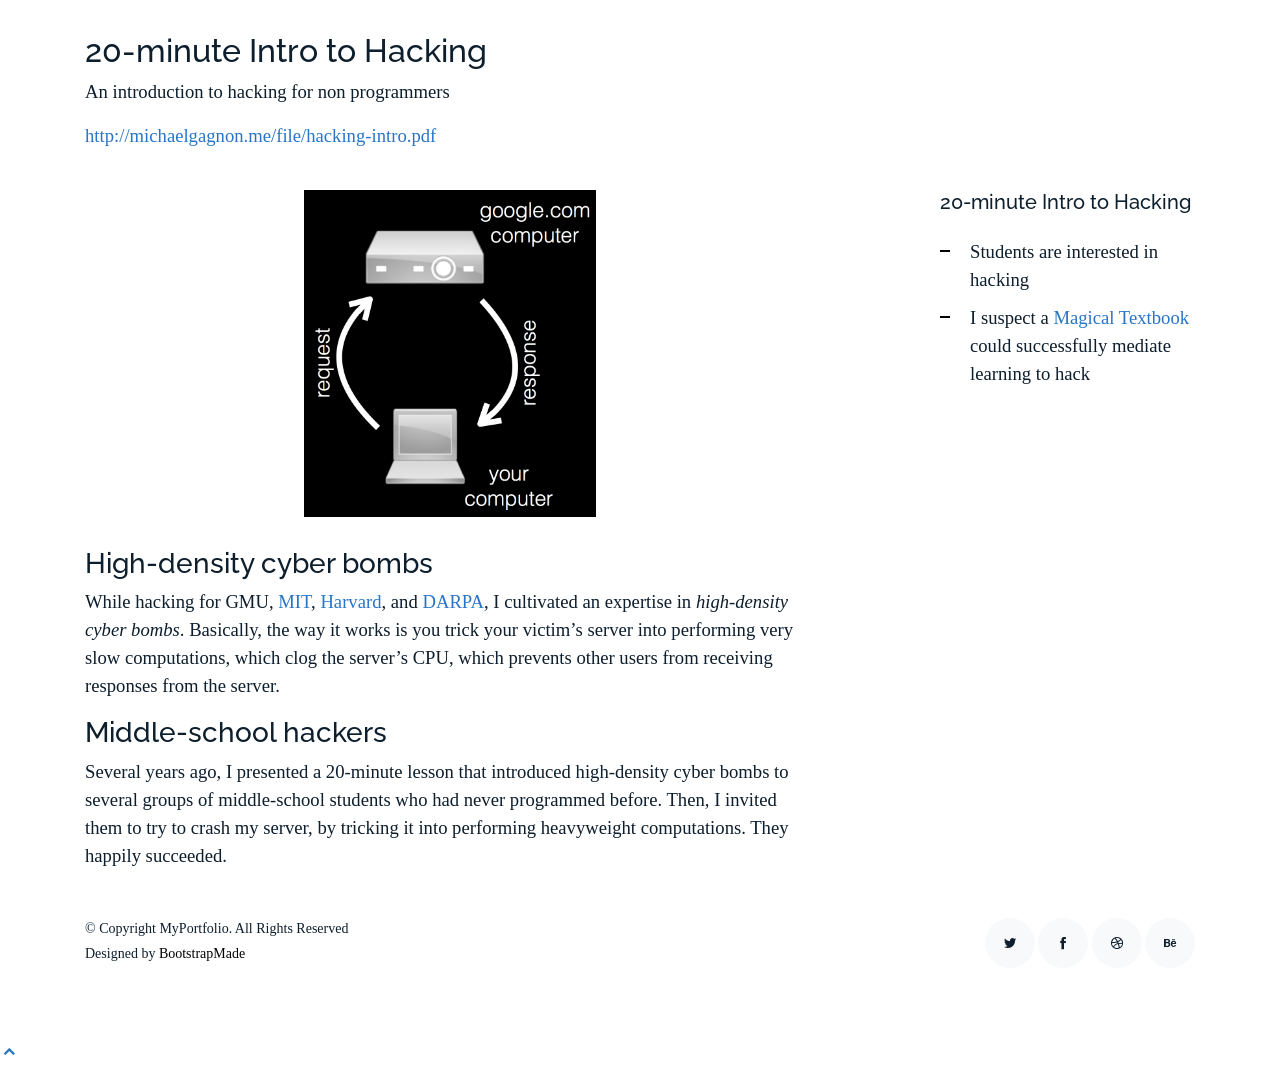
<file: hack.html>
<!DOCTYPE html>
<html lang="en">

<head>
  <meta charset="utf-8">
  <meta content="width=device-width, initial-scale=1.0" name="viewport">

  <title>20-minute Intro to Hacking</title>
  <meta content="" name="descriptison">
  <meta content="" name="keywords">

  <!-- Favicons -->
  <link href="assets/img/favicon.png" rel="icon">
  <link href="assets/img/apple-touch-icon.png" rel="apple-touch-icon">

  <!-- Google Fonts -->
  <link href="https://fonts.googleapis.com/css?family=https://fonts.googleapis.com/css?family=Inconsolata:400,500,600,700|Raleway:400,400i,500,500i,600,600i,700,700i" rel="stylesheet">

  <!-- Vendor CSS Files -->
  <link href="assets/vendor/bootstrap/css/bootstrap.min.css" rel="stylesheet">
  <link href="assets/vendor/icofont/icofont.min.css" rel="stylesheet">
  <link href="assets/vendor/aos/aos.css" rel="stylesheet">
  <link href="assets/vendor/line-awesome/css/line-awesome.min.css" rel="stylesheet">
  <link href="assets/vendor/owl.carousel/assets/owl.carousel.min.css" rel="stylesheet">

  <!-- Template Main CSS File -->
  <link href="assets/css/style.css" rel="stylesheet">

  <!-- =======================================================
  * Template Name: MyPortfolio - v2.0.0
  * Template URL: https://bootstrapmade.com/myportfolio-bootstrap-portfolio-website-template/
  * Author: BootstrapMade.com
  * License: https://bootstrapmade.com/license/
  ======================================================== -->
</head>

<body>



  <main id="main">

    <section class="section">
      <div class="container">
        <div class="row mb-4 align-items-center">
          <div class="col-md-6" data-aos="fade-up">
            <h2>20-minute Intro to Hacking</h2>
            <p>An introduction to hacking for non programmers</p>
            <p><a href="http://michaelgagnon.me/file/hacking-intro.pdf">http://michaelgagnon.me/file/hacking-intro.pdf</a></p>

          </div>
        </div>
      </div>

      <div class="site-section pb-0">
        <div class="container">
          <div class="row align-items-stretch">
            <div class="col-md-8" data-aos="fade-up">

              <div style="text-align: center; "><img style="padding-bottom: 30px; width: 40%; height: 40%; " src="assets/img/comm.png" alt="Image" class="img-fluid"></div>

              <h3>High-density cyber bombs</h3>


              <p>While hacking for GMU, <a href="http://michaelgagnon.me/file/isarcs.pdf">MIT</a>, <a href="http://michaelgagnon.me/file/bouncer.pdf">Harvard</a>, and <a href="http://michaelgagnon.me/file/beergarden.pdf">DARPA</a>, I cultivated an 
                expertise in <i>high-density cyber bombs</i>. Basically, the way it 
                works is you trick your victim&rsquo;s server into performing very slow computations,
                which clog the server&rsquo;s  CPU, which prevents other users from
                receiving responses from the server.
              </p>

              <h3>Middle-school hackers</h3>

              <p>Several years ago, I presented a 20-minute lesson that introduced high-density
                cyber bombs to several groups of middle-school students who had never programmed before.
                Then, I invited them to try to crash my server, by tricking it
                into performing heavyweight computations. They happily succeeded.
              </p>



            </div>
            <div class="col-md-3 ml-auto" data-aos="fade-up" data-aos-delay="100">
              <div class="sticky-content">
                <h3 class="h3">20-minute Intro to Hacking</h3>
                <p class="mb-4"><!--<span class="text-muted">In progress</span>--></p>

        

                <div class="h4 mb-3">
                  <p></p>
                </div>

                <ul class="list-unstyled list-line mb-5">
                  <li>Students are interested in hacking</li>
                  <li>I suspect a <a href="magic-textbook.html">Magical Textbook</a> could successfully mediate learning to hack</li>
                </ul>

              </div>
            </div>
          </div>
        </div>
    </section>

  </main><!-- End #main -->

  <!-- ======= Footer ======= -->
  <footer class="footer" role="contentinfo">
    <div class="container">
      <div class="row">
        <div class="col-sm-6">
          <p class="mb-1">&copy; Copyright MyPortfolio. All Rights Reserved</p>
          <div class="credits">
            <!--
            All the links in the footer should remain intact.
            You can delete the links only if you purchased the pro version.
            Licensing information: https://bootstrapmade.com/license/
            Purchase the pro version with working PHP/AJAX contact form: https://bootstrapmade.com/buy/?theme=MyPortfolio
          -->
            Designed by <a href="https://bootstrapmade.com/">BootstrapMade</a>
          </div>
        </div>
        <div class="col-sm-6 social text-md-right">
          <a href="#"><span class="icofont-twitter"></span></a>
          <a href="#"><span class="icofont-facebook"></span></a>
          <a href="#"><span class="icofont-dribbble"></span></a>
          <a href="#"><span class="icofont-behance"></span></a>
        </div>
      </div>
    </div>
  </footer>

  <a href="#" class="back-to-top"><i class="icofont-simple-up"></i></a>

  <!-- Vendor JS Files -->
  <script src="assets/vendor/jquery/jquery.min.js"></script>
  <script src="assets/vendor/bootstrap/js/bootstrap.bundle.min.js"></script>
  <script src="assets/vendor/jquery.easing/jquery.easing.min.js"></script>
  <script src="assets/vendor/php-email-form/validate.js"></script>
  <script src="assets/vendor/aos/aos.js"></script>
  <script src="assets/vendor/isotope-layout/isotope.pkgd.min.js"></script>
  <script src="assets/vendor/owl.carousel/owl.carousel.min.js"></script>

  <!-- Template Main JS File -->
  <script src="assets/js/main.js"></script>

</body>

</html>
</file>
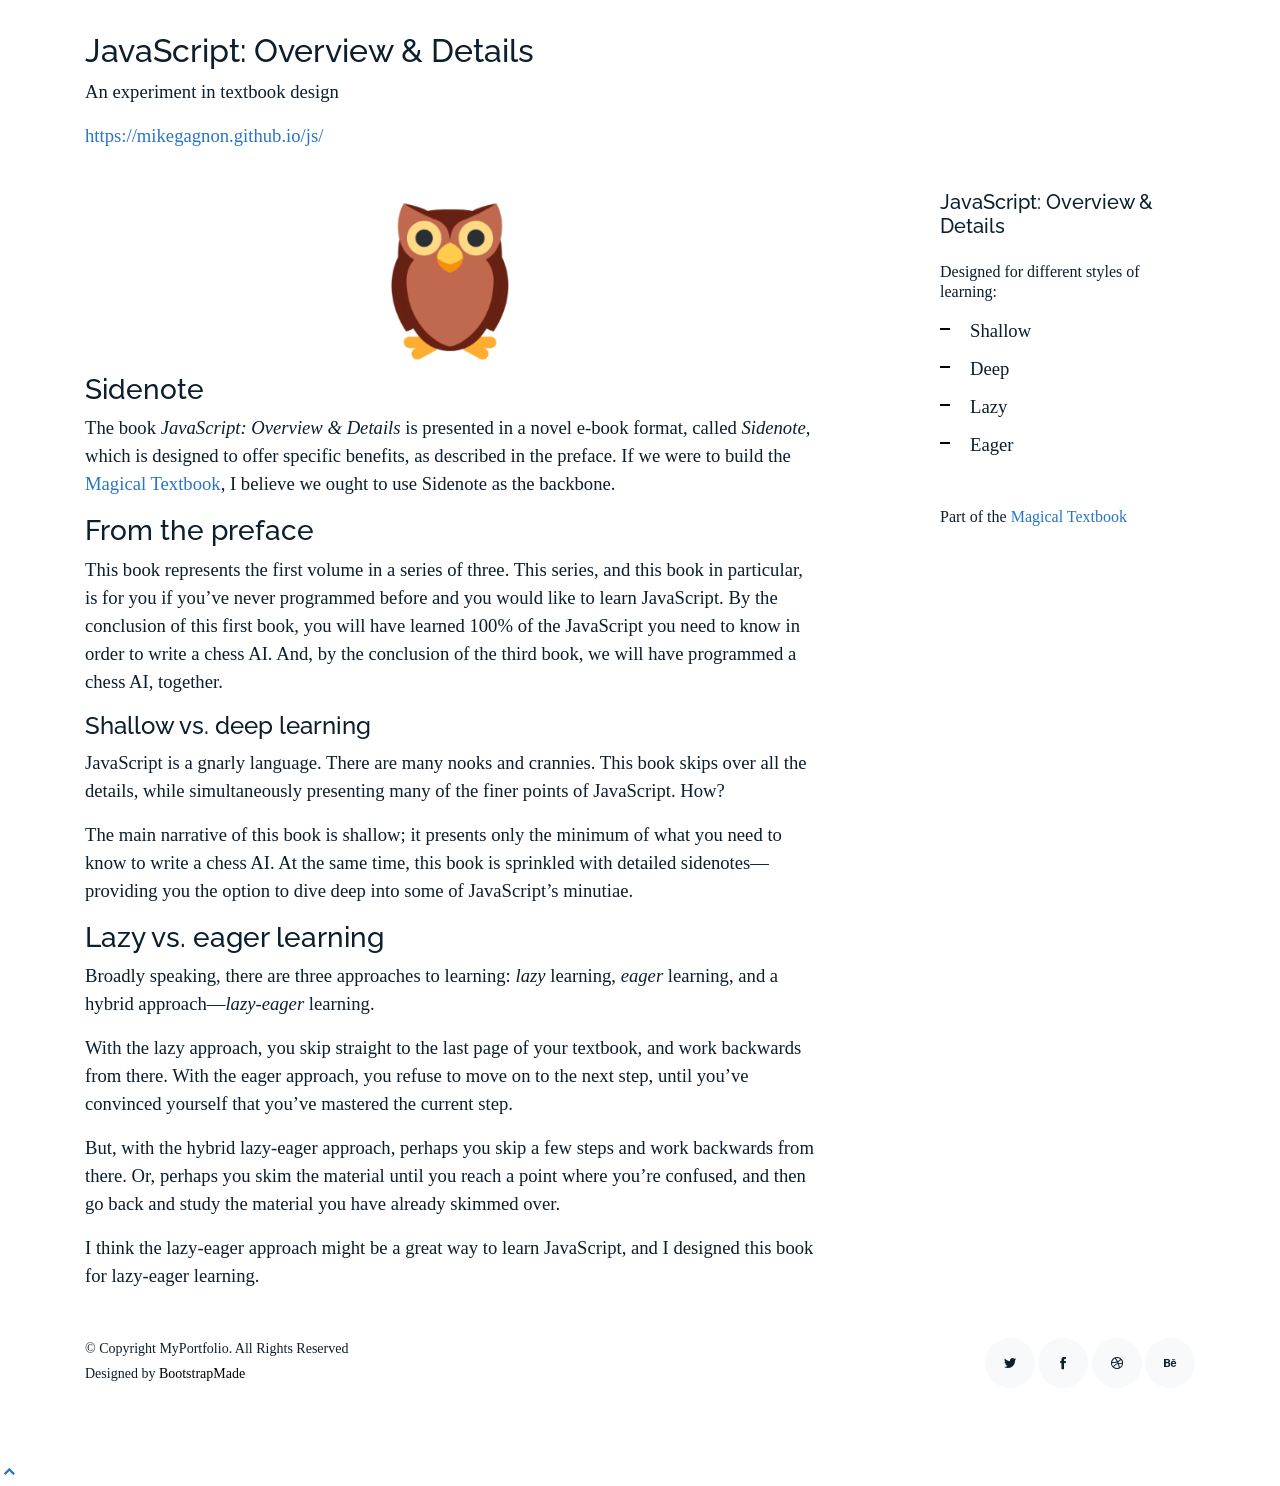
<file: js.html>
<!DOCTYPE html>
<html lang="en">

<head>
  <meta charset="utf-8">
  <meta content="width=device-width, initial-scale=1.0" name="viewport">

  <title>JavaScript: Overview &amp; Details</title>
  <meta content="" name="descriptison">
  <meta content="" name="keywords">

  <!-- Favicons -->
  <link href="assets/img/favicon.png" rel="icon">
  <link href="assets/img/apple-touch-icon.png" rel="apple-touch-icon">

  <!-- Google Fonts -->
  <link href="https://fonts.googleapis.com/css?family=https://fonts.googleapis.com/css?family=Inconsolata:400,500,600,700|Raleway:400,400i,500,500i,600,600i,700,700i" rel="stylesheet">

  <!-- Vendor CSS Files -->
  <link href="assets/vendor/bootstrap/css/bootstrap.min.css" rel="stylesheet">
  <link href="assets/vendor/icofont/icofont.min.css" rel="stylesheet">
  <link href="assets/vendor/aos/aos.css" rel="stylesheet">
  <link href="assets/vendor/line-awesome/css/line-awesome.min.css" rel="stylesheet">
  <link href="assets/vendor/owl.carousel/assets/owl.carousel.min.css" rel="stylesheet">

  <!-- Template Main CSS File -->
  <link href="assets/css/style.css" rel="stylesheet">

  <!-- =======================================================
  * Template Name: MyPortfolio - v2.0.0
  * Template URL: https://bootstrapmade.com/myportfolio-bootstrap-portfolio-website-template/
  * Author: BootstrapMade.com
  * License: https://bootstrapmade.com/license/
  ======================================================== -->
</head>

<body>



  <main id="main">

    <section class="section">
      <div class="container">
        <div class="row mb-4 align-items-center">
          <div class="col-md-6" data-aos="fade-up">
            <h2>JavaScript: Overview &amp; Details</h2>
            <p>An experiment in textbook design</p>
            <p><a href="https://mikegagnon.github.io/js/">https://mikegagnon.github.io/js/</a></p>

          </div>
        </div>
      </div>

      <div class="site-section pb-0">
        <div class="container">
          <div class="row align-items-stretch">
            <div class="col-md-8" data-aos="fade-up">

              <div style="text-align: center; "><img style="width: 25%; height:25%; padding: 10px; " src="assets/img/owl.png" alt="Image" class="img-fluid"></div>

            <h3>Sidenote</h3>

            <p>The book <i>JavaScript: Overview &amp; Details</i> is presented in a novel e-book format, called <i>Sidenote</i>, which is designed to offer specific benefits, as described in the preface. If we were to build the <a href="magic-textbook.html">Magical Textbook</a>, I believe we ought to use Sidenote as the backbone.</p>

              <h3>From the preface</h3>


            <p>This book represents the first volume in a series of three.
            This series, and this book in particular, is for you if you&rsquo;ve never programmed before and you would like to learn JavaScript. By the conclusion of this first book, you will have learned 100% of the JavaScript you need to know in order to write a chess  AI. And, by the conclusion of the third book, we will have programmed a chess AI, together.</p>

            <h4>Shallow vs. deep learning</h4>

            <p>JavaScript is a gnarly language. There are many nooks and crannies.
            This book skips over all the details, while simultaneously presenting many of the finer points of JavaScript. How?
         </p>

            <p>The main narrative of this book is shallow; it presents only the minimum of what you need to know to write a chess AI. At the same time, this
                book is sprinkled with detailed sidenotes&mdash;providing you
                 the option to dive deep into some of JavaScript&rsquo;s minutiae.</p>

            <h3>Lazy vs. eager learning</h3>

            <p>Broadly speaking, there are three approaches to learning: <i>lazy</i> learning, <i>eager</i> learning, and a hybrid approach&mdash;<i>lazy-eager</i> learning.</p>

            <p>With the lazy approach, you skip straight to the last page of your textbook, and work backwards from there. With the eager approach, you refuse to move on to the next step, until you&rsquo;ve convinced yourself that you&rsquo;ve mastered the current step.</p>

            <p>But, with the hybrid lazy-eager approach, perhaps you skip a few steps and work backwards from there. Or, perhaps you skim the material until you reach a point where you&rsquo;re confused, and then go back and study the material you have already skimmed over.</p>

            <p>I think the lazy-eager approach might be a great way to learn JavaScript, and I designed this book for lazy-eager learning.</p>





            </div>
            <div class="col-md-3 ml-auto" data-aos="fade-up" data-aos-delay="100">
              <div class="sticky-content">
                <h3 class="h3">JavaScript: Overview &amp; Details</h3>
                <p class="mb-4"><!--<span class="text-muted">In progress</span>--></p>

        

                <div class="h4 mb-3">
                  <p>Designed for different styles of learning:</p>
                </div>

                <ul class="list-unstyled list-line mb-5">
                  <li>Shallow</li>
                  <li>Deep</li>
                  <li>Lazy</li>
                  <li>Eager</li>
                </ul>

                <div class="h4 mb-3">
                  <p>Part of the <a href="magic-textbook.html">Magical Textbook</a></p> 
                </div>




              </div>
            </div>
          </div>
        </div>
    </section>

  </main><!-- End #main -->

  <!-- ======= Footer ======= -->
  <footer class="footer" role="contentinfo">
    <div class="container">
      <div class="row">
        <div class="col-sm-6">
          <p class="mb-1">&copy; Copyright MyPortfolio. All Rights Reserved</p>
          <div class="credits">
            <!--
            All the links in the footer should remain intact.
            You can delete the links only if you purchased the pro version.
            Licensing information: https://bootstrapmade.com/license/
            Purchase the pro version with working PHP/AJAX contact form: https://bootstrapmade.com/buy/?theme=MyPortfolio
          -->
            Designed by <a href="https://bootstrapmade.com/">BootstrapMade</a>
          </div>
        </div>
        <div class="col-sm-6 social text-md-right">
          <a href="#"><span class="icofont-twitter"></span></a>
          <a href="#"><span class="icofont-facebook"></span></a>
          <a href="#"><span class="icofont-dribbble"></span></a>
          <a href="#"><span class="icofont-behance"></span></a>
        </div>
      </div>
    </div>
  </footer>

  <a href="#" class="back-to-top"><i class="icofont-simple-up"></i></a>

  <!-- Vendor JS Files -->
  <script src="assets/vendor/jquery/jquery.min.js"></script>
  <script src="assets/vendor/bootstrap/js/bootstrap.bundle.min.js"></script>
  <script src="assets/vendor/jquery.easing/jquery.easing.min.js"></script>
  <script src="assets/vendor/php-email-form/validate.js"></script>
  <script src="assets/vendor/aos/aos.js"></script>
  <script src="assets/vendor/isotope-layout/isotope.pkgd.min.js"></script>
  <script src="assets/vendor/owl.carousel/owl.carousel.min.js"></script>

  <!-- Template Main JS File -->
  <script src="assets/js/main.js"></script>

</body>

</html>
</file>
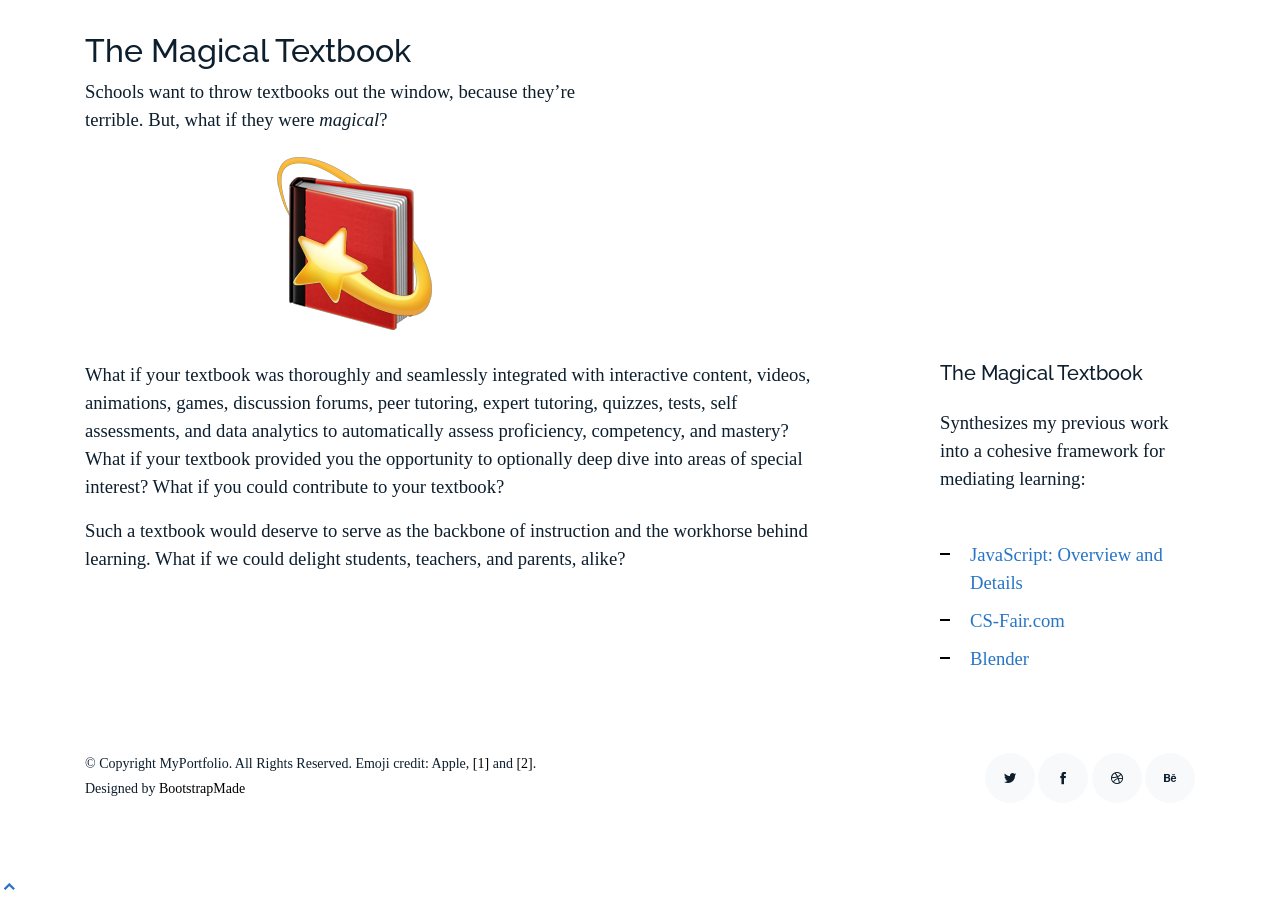
<file: magic-textbook.html>
<!DOCTYPE html>
<html lang="en">

<head>
  <meta charset="utf-8">
  <meta content="width=device-width, initial-scale=1.0" name="viewport">

  <title>The Magical Textbook</title>
  <meta content="" name="descriptison">
  <meta content="" name="keywords">

  <!-- Favicons -->
  <link href="assets/img/favicon.png" rel="icon">
  <link href="assets/img/apple-touch-icon.png" rel="apple-touch-icon">

  <!-- Google Fonts -->
  <link href="https://fonts.googleapis.com/css?family=https://fonts.googleapis.com/css?family=Inconsolata:400,500,600,700|Raleway:400,400i,500,500i,600,600i,700,700i" rel="stylesheet">

  <!-- Vendor CSS Files -->
  <link href="assets/vendor/bootstrap/css/bootstrap.min.css" rel="stylesheet">
  <link href="assets/vendor/icofont/icofont.min.css" rel="stylesheet">
  <link href="assets/vendor/aos/aos.css" rel="stylesheet">
  <link href="assets/vendor/line-awesome/css/line-awesome.min.css" rel="stylesheet">
  <link href="assets/vendor/owl.carousel/assets/owl.carousel.min.css" rel="stylesheet">

  <!-- Template Main CSS File -->
  <link href="assets/css/style.css" rel="stylesheet">

  <!-- =======================================================
  * Template Name: MyPortfolio - v2.0.0
  * Template URL: https://bootstrapmade.com/myportfolio-bootstrap-portfolio-website-template/
  * Author: BootstrapMade.com
  * License: https://bootstrapmade.com/license/
  ======================================================== -->
</head>

<body>



  <main id="main">

    <section class="section">
      <div class="container">
        <div class="row mb-4 align-items-center">
          <div class="col-md-6" data-aos="fade-up">
            <h2>The Magical Textbook</h2>
            <p>Schools want to throw textbooks out the window, because they’re terrible. But, what if they were <i>magical</i>?</p>
            <div style="text-align: center; "><img src="assets/img/magic-book.png" alt="Image" class="img-fluid"></div>

          </div>
        </div>
      </div>

      <div class="site-section pb-0">
        <div class="container">
          <div class="row align-items-stretch">
            <div class="col-md-8" data-aos="fade-up">

              <p>
                What if your textbook was thoroughly and seamlessly integrated with interactive content, videos, animations, games, discussion forums, peer tutoring, expert tutoring, quizzes, tests, self assessments, and data analytics to automatically assess proficiency, competency, and mastery?  What if your textbook provided you the opportunity to optionally deep dive into areas of special interest? What if you could contribute to your textbook? 
              </p>

              <p>
                Such a textbook would deserve to serve as the backbone of instruction and the workhorse behind learning.
                What if we could delight students, teachers, and parents, alike?
              </p>

              
            </div>
            <div class="col-md-3 ml-auto" data-aos="fade-up" data-aos-delay="100">
              <div class="sticky-content">
                <h3 class="h3">The Magical Textbook</h3>
                <p class="mb-4"><!--<span class="text-muted">In progress</span>--></p>

                <div class="mb-5">
                  <p>Synthesizes my previous work into a cohesive framework for mediating learning:</p>
                </div>

                <ul class="list-unstyled list-line mb-5">
                  <li><a href="js.html">JavaScript: Overview and Details</a></li>
                  <li><a href="cs-fair.html">CS-Fair.com</a></li>
                  <li><a href="blender.html">Blender</a></li>
                </ul>

              </div>
            </div>
          </div>
        </div>
    </section>

  </main><!-- End #main -->

  <!-- ======= Footer ======= -->
  <footer class="footer" role="contentinfo">
    <div class="container">
      <div class="row">
        <div class="col-sm-6">
          <p class="mb-1">&copy; Copyright MyPortfolio. All Rights Reserved. Emoji credit: Apple, <a href="https://emojipedia.org/closed-book/">[1]</a> and <a href="https://emojipedia.org/dizzy/">[2]</a>.</p>
          <div class="credits">
            <!--
            All the links in the footer should remain intact.
            You can delete the links only if you purchased the pro version.
            Licensing information: https://bootstrapmade.com/license/
            Purchase the pro version with working PHP/AJAX contact form: https://bootstrapmade.com/buy/?theme=MyPortfolio
          -->
            Designed by <a href="https://bootstrapmade.com/">BootstrapMade</a>
          </div>
        </div>
        <div class="col-sm-6 social text-md-right">
          <a href="#"><span class="icofont-twitter"></span></a>
          <a href="#"><span class="icofont-facebook"></span></a>
          <a href="#"><span class="icofont-dribbble"></span></a>
          <a href="#"><span class="icofont-behance"></span></a>
        </div>
      </div>
    </div>
  </footer>

  <a href="#" class="back-to-top"><i class="icofont-simple-up"></i></a>

  <!-- Vendor JS Files -->
  <script src="assets/vendor/jquery/jquery.min.js"></script>
  <script src="assets/vendor/bootstrap/js/bootstrap.bundle.min.js"></script>
  <script src="assets/vendor/jquery.easing/jquery.easing.min.js"></script>
  <script src="assets/vendor/php-email-form/validate.js"></script>
  <script src="assets/vendor/aos/aos.js"></script>
  <script src="assets/vendor/isotope-layout/isotope.pkgd.min.js"></script>
  <script src="assets/vendor/owl.carousel/owl.carousel.min.js"></script>

  <!-- Template Main JS File -->
  <script src="assets/js/main.js"></script>

</body>

</html>
</file>
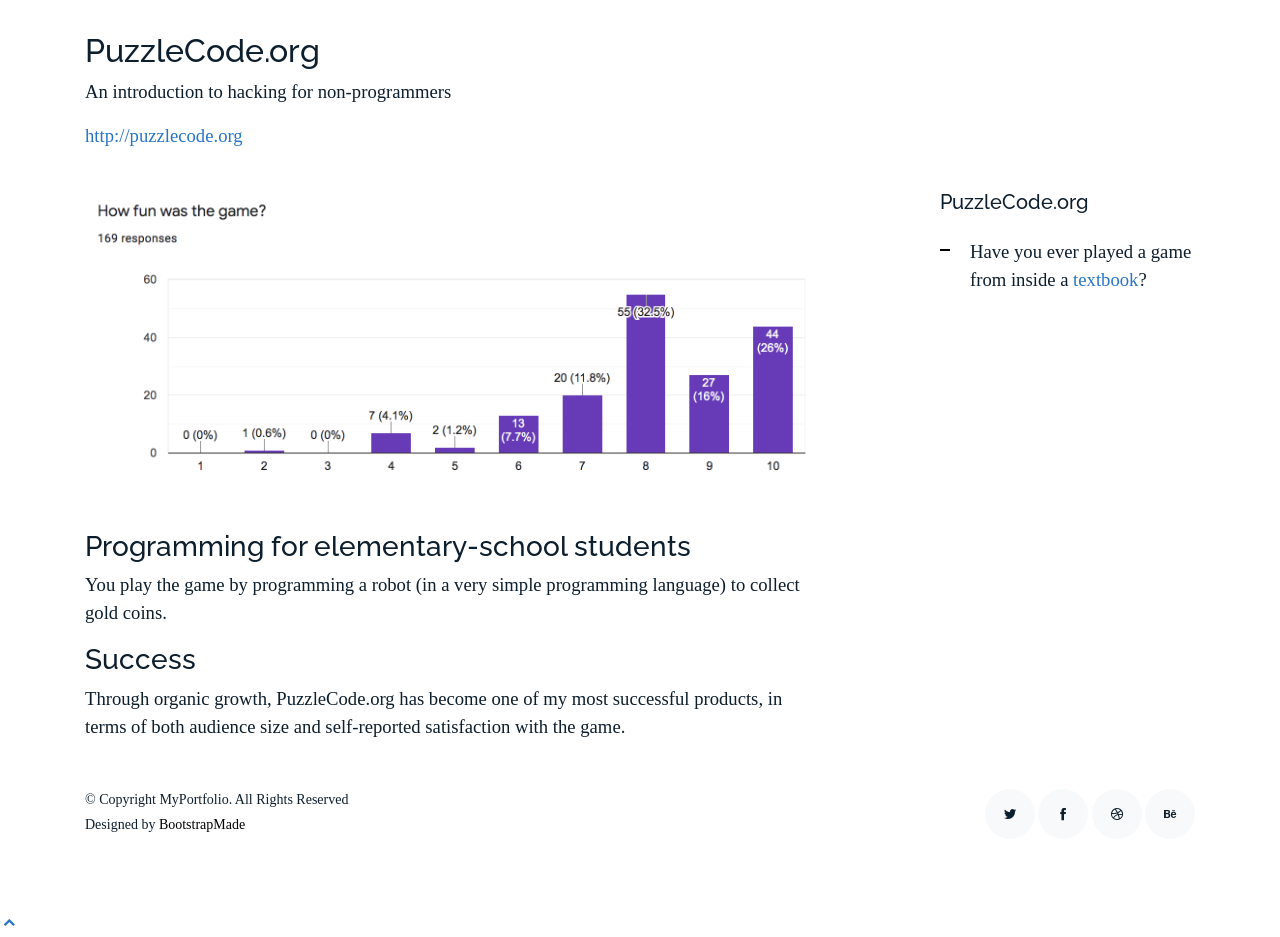
<file: puzzlecode.html>
<!DOCTYPE html>
<html lang="en">

<head>
  <meta charset="utf-8">
  <meta content="width=device-width, initial-scale=1.0" name="viewport">

  <title>PuzzleCode.org</title>
  <meta content="" name="descriptison">
  <meta content="" name="keywords">

  <!-- Favicons -->
  <link href="assets/img/favicon.png" rel="icon">
  <link href="assets/img/apple-touch-icon.png" rel="apple-touch-icon">

  <!-- Google Fonts -->
  <link href="https://fonts.googleapis.com/css?family=https://fonts.googleapis.com/css?family=Inconsolata:400,500,600,700|Raleway:400,400i,500,500i,600,600i,700,700i" rel="stylesheet">

  <!-- Vendor CSS Files -->
  <link href="assets/vendor/bootstrap/css/bootstrap.min.css" rel="stylesheet">
  <link href="assets/vendor/icofont/icofont.min.css" rel="stylesheet">
  <link href="assets/vendor/aos/aos.css" rel="stylesheet">
  <link href="assets/vendor/line-awesome/css/line-awesome.min.css" rel="stylesheet">
  <link href="assets/vendor/owl.carousel/assets/owl.carousel.min.css" rel="stylesheet">

  <!-- Template Main CSS File -->
  <link href="assets/css/style.css" rel="stylesheet">

  <!-- =======================================================
  * Template Name: MyPortfolio - v2.0.0
  * Template URL: https://bootstrapmade.com/myportfolio-bootstrap-portfolio-website-template/
  * Author: BootstrapMade.com
  * License: https://bootstrapmade.com/license/
  ======================================================== -->
</head>

<body>



  <main id="main">

    <section class="section">
      <div class="container">
        <div class="row mb-4 align-items-center">
          <div class="col-md-6" data-aos="fade-up">
            <h2>PuzzleCode.org</h2>
            <p>An introduction to hacking for non-programmers</p>
            <p><a href="http://puzzlecode.org">http://puzzlecode.org</a></p>

          </div>
        </div>
      </div>

      <div class="site-section pb-0">
        <div class="container">
          <div class="row align-items-stretch">
            <div class="col-md-8" data-aos="fade-up">

              <div style="text-align: center; "><img style="padding-bottom: 30px; width: 100%; height: 100%; " src="assets/img/fun.png" alt="Image" class="img-fluid"></div>

              <h3>Programming for elementary-school students</h3>

              <p>You play the game by programming a robot (in a very simple programming language)
                to collect gold coins.
              </p>

              <h3>Success</h3>

              <p>Through organic growth, PuzzleCode.org has become one of my most
                successful products, in terms of both audience size and self-reported
                satisfaction with the game.
              </p>



            </div>
            <div class="col-md-3 ml-auto" data-aos="fade-up" data-aos-delay="100">
              <div class="sticky-content">
                <h3 class="h3">PuzzleCode.org</h3>
                <p class="mb-4"><!--<span class="text-muted">In progress</span>--></p>

        

                <div class="h4 mb-3">
                  <p></p>
                </div>

                <ul class="list-unstyled list-line mb-5">
                  <li>Have you ever played a game from inside a <a href="magic-textbook.html">textbook</a>?</li>
                </ul>

              </div>
            </div>
          </div>
        </div>
    </section>

  </main><!-- End #main -->

  <!-- ======= Footer ======= -->
  <footer class="footer" role="contentinfo">
    <div class="container">
      <div class="row">
        <div class="col-sm-6">
          <p class="mb-1">&copy; Copyright MyPortfolio. All Rights Reserved</p>
          <div class="credits">
            <!--
            All the links in the footer should remain intact.
            You can delete the links only if you purchased the pro version.
            Licensing information: https://bootstrapmade.com/license/
            Purchase the pro version with working PHP/AJAX contact form: https://bootstrapmade.com/buy/?theme=MyPortfolio
          -->
            Designed by <a href="https://bootstrapmade.com/">BootstrapMade</a>
          </div>
        </div>
        <div class="col-sm-6 social text-md-right">
          <a href="#"><span class="icofont-twitter"></span></a>
          <a href="#"><span class="icofont-facebook"></span></a>
          <a href="#"><span class="icofont-dribbble"></span></a>
          <a href="#"><span class="icofont-behance"></span></a>
        </div>
      </div>
    </div>
  </footer>

  <a href="#" class="back-to-top"><i class="icofont-simple-up"></i></a>

  <!-- Vendor JS Files -->
  <script src="assets/vendor/jquery/jquery.min.js"></script>
  <script src="assets/vendor/bootstrap/js/bootstrap.bundle.min.js"></script>
  <script src="assets/vendor/jquery.easing/jquery.easing.min.js"></script>
  <script src="assets/vendor/php-email-form/validate.js"></script>
  <script src="assets/vendor/aos/aos.js"></script>
  <script src="assets/vendor/isotope-layout/isotope.pkgd.min.js"></script>
  <script src="assets/vendor/owl.carousel/owl.carousel.min.js"></script>

  <!-- Template Main JS File -->
  <script src="assets/js/main.js"></script>

</body>

</html>
</file>
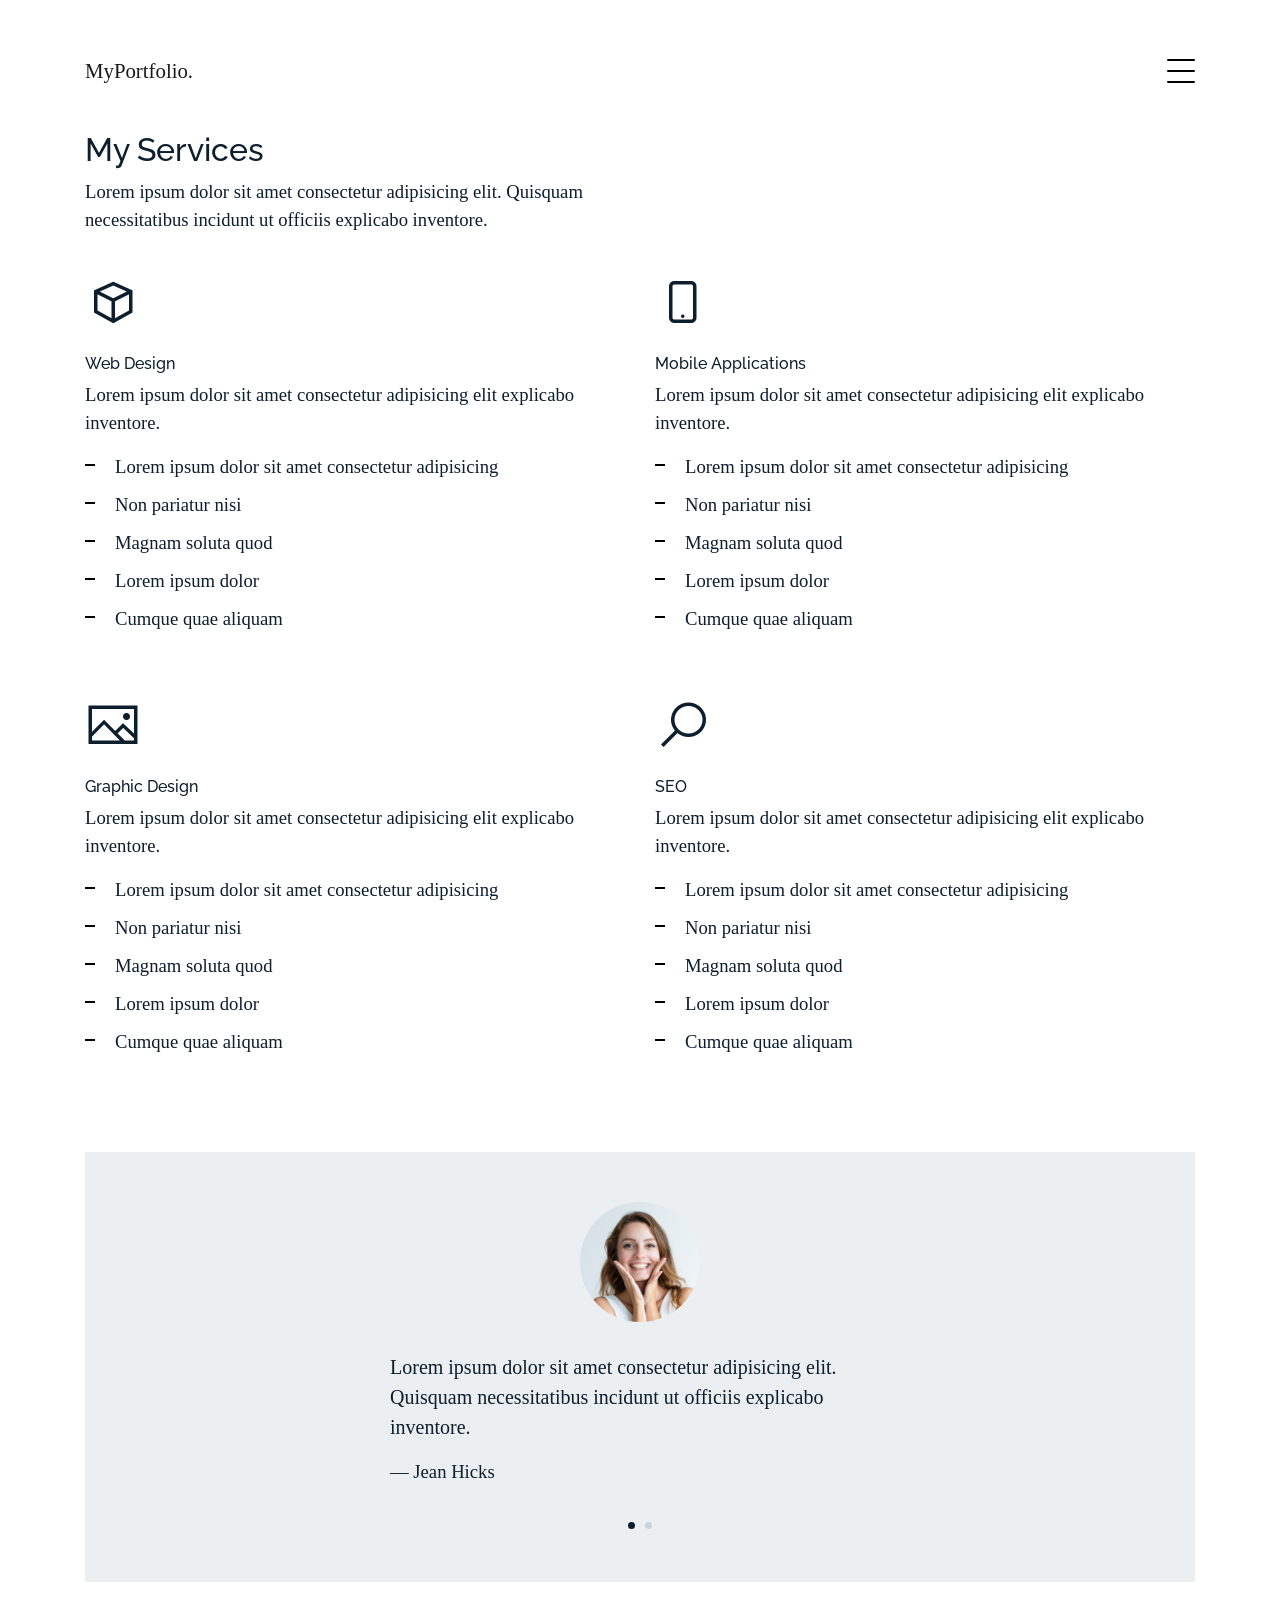
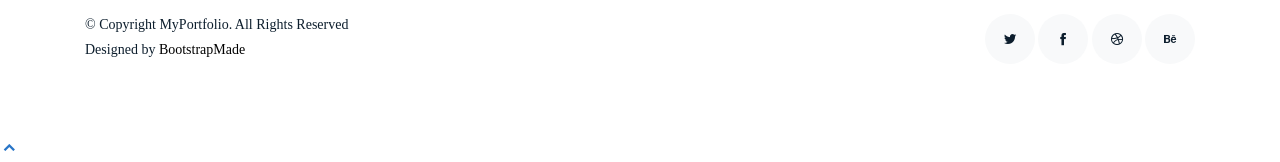
<file: services.html>
<!DOCTYPE html>
<html lang="en">

<head>
  <meta charset="utf-8">
  <meta content="width=device-width, initial-scale=1.0" name="viewport">

  <title>MyPortfolio Bootstrap Template - Services</title>
  <meta content="" name="descriptison">
  <meta content="" name="keywords">

  <!-- Favicons -->
  <link href="assets/img/favicon.png" rel="icon">
  <link href="assets/img/apple-touch-icon.png" rel="apple-touch-icon">

  <!-- Google Fonts -->
  <link href="https://fonts.googleapis.com/css?family=https://fonts.googleapis.com/css?family=Inconsolata:400,500,600,700|Raleway:400,400i,500,500i,600,600i,700,700i" rel="stylesheet">

  <!-- Vendor CSS Files -->
  <link href="assets/vendor/bootstrap/css/bootstrap.min.css" rel="stylesheet">
  <link href="assets/vendor/icofont/icofont.min.css" rel="stylesheet">
  <link href="assets/vendor/aos/aos.css" rel="stylesheet">
  <link href="assets/vendor/line-awesome/css/line-awesome.min.css" rel="stylesheet">
  <link href="assets/vendor/owl.carousel/assets/owl.carousel.min.css" rel="stylesheet">

  <!-- Template Main CSS File -->
  <link href="assets/css/style.css" rel="stylesheet">

  <!-- =======================================================
  * Template Name: MyPortfolio - v2.0.0
  * Template URL: https://bootstrapmade.com/myportfolio-bootstrap-portfolio-website-template/
  * Author: BootstrapMade.com
  * License: https://bootstrapmade.com/license/
  ======================================================== -->
</head>

<body>

  <!-- ======= Navbar ======= -->
  <div class="collapse navbar-collapse custom-navmenu" id="main-navbar">
    <div class="container py-2 py-md-5">
      <div class="row align-items-start">
        <div class="col-md-2">
          <ul class="custom-menu">
            <li><a href="index.html">Home</a></li>
            <li><a href="about.html">About Me</a></li>
            <li class="active"><a href="services.html">Services</a></li>
            <li><a href="works.html">Works</a></li>
            <li><a href="contact.html">Contact</a></li>
          </ul>
        </div>
        <div class="col-md-6 d-none d-md-block  mr-auto">
          <div class="tweet d-flex">
            <span class="icofont-twitter text-white mt-2 mr-3"></span>
            <div>
              <p><em>Lorem ipsum dolor sit amet consectetur adipisicing elit. Quisquam necessitatibus incidunt ut officiis explicabo inventore. <br> <a href="#">t.co/v82jsk</a></em></p>
            </div>
          </div>
        </div>
        <div class="col-md-4 d-none d-md-block">
          <h3>Hire Me</h3>
          <p>Lorem ipsum dolor sit amet consectetur adipisicing elit. Quisquam necessitatibus incidunt ut officiisexplicabo inventore. <br> <a href="#">myemail@gmail.com</a></p>
        </div>
      </div>

    </div>
  </div>

  <nav class="navbar navbar-light custom-navbar">
    <div class="container">
      <a class="navbar-brand" href="index.html">MyPortfolio.</a>

      <a href="#" class="burger" data-toggle="collapse" data-target="#main-navbar">
        <span></span>
      </a>

    </div>
  </nav>

  <main id="main">

    <section class="section">
      <div class="container">
        <div class="row mb-4 align-items-center">
          <div class="col-md-6" data-aos="fade-up">

            <h2>My Services</h2>
            <p>Lorem ipsum dolor sit amet consectetur adipisicing elit. Quisquam necessitatibus incidunt ut officiis
              explicabo inventore.</p>

          </div>

        </div>
      </div>

      <div class="site-section pb-0">
        <div class="container">

          <div class="row">

            <div class="col-12 col-sm-6 col-md-6 col-lg-6 mb-5" data-aos="fade-up" data-aos-delay="">
              <span class="la la-cube la-3x mb-4"></span>
              <h4 class="h4 mb-2">Web Design</h4>
              <p>Lorem ipsum dolor sit amet consectetur adipisicing elit explicabo inventore.</p>
              <ul class="list-unstyled list-line">
                <li>Lorem ipsum dolor sit amet consectetur adipisicing</li>
                <li>Non pariatur nisi</li>
                <li>Magnam soluta quod</li>
                <li>Lorem ipsum dolor</li>
                <li>Cumque quae aliquam</li>
              </ul>
            </div>
            <div class="col-12 col-sm-6 col-md-6 col-lg-6 mb-5" data-aos="fade-up" data-aos-delay="100">
              <span class="la la-mobile la-3x mb-4"></span>
              <h4 class="h4 mb-2">Mobile Applications</h4>
              <p>Lorem ipsum dolor sit amet consectetur adipisicing elit explicabo inventore.</p>
              <ul class="list-unstyled list-line">
                <li>Lorem ipsum dolor sit amet consectetur adipisicing</li>
                <li>Non pariatur nisi</li>
                <li>Magnam soluta quod</li>
                <li>Lorem ipsum dolor</li>
                <li>Cumque quae aliquam</li>
              </ul>
            </div>
            <div class="col-12 col-sm-6 col-md-6 col-lg-6 mb-5" data-aos="fade-up" data-aos-delay="">
              <span class="la la-image la-3x mb-4"></span>
              <h4 class="h4 mb-2">Graphic Design</h4>
              <p>Lorem ipsum dolor sit amet consectetur adipisicing elit explicabo inventore.</p>
              <ul class="list-unstyled list-line">
                <li>Lorem ipsum dolor sit amet consectetur adipisicing</li>
                <li>Non pariatur nisi</li>
                <li>Magnam soluta quod</li>
                <li>Lorem ipsum dolor</li>
                <li>Cumque quae aliquam</li>
              </ul>
            </div>
            <div class="col-12 col-sm-6 col-md-6 col-lg-6 mb-5" data-aos="fade-up" data-aos-delay="100">
              <span class="la la-search la-3x mb-4"></span>
              <h4 class="h4 mb-2">SEO</h4>
              <p>Lorem ipsum dolor sit amet consectetur adipisicing elit explicabo inventore.</p>
              <ul class="list-unstyled list-line">
                <li>Lorem ipsum dolor sit amet consectetur adipisicing</li>
                <li>Non pariatur nisi</li>
                <li>Magnam soluta quod</li>
                <li>Lorem ipsum dolor</li>
                <li>Cumque quae aliquam</li>
              </ul>
            </div>
          </div>
        </div>
      </div>
    </section>

    <!-- ======= Testimonials Section ======= -->
    <section class="section pt-0">
      <div class="container">

        <div class="owl-carousel testimonial-carousel">

          <div class="testimonial-wrap">
            <div class="testimonial">
              <img src="assets/img/person_1.jpg" alt="Image" class="img-fluid">
              <blockquote>
                <p>Lorem ipsum dolor sit amet consectetur adipisicing elit. Quisquam necessitatibus incidunt ut officiis
                  explicabo inventore.</p>
              </blockquote>
              <p>&mdash; Jean Hicks</p>
            </div>
          </div>

          <div class="testimonial-wrap">
            <div class="testimonial">
              <img src="assets/img/person_2.jpg" alt="Image" class="img-fluid">
              <blockquote>
                <p>Lorem ipsum dolor sit amet consectetur adipisicing elit. Quisquam necessitatibus incidunt ut officiis
                  explicabo inventore.</p>
              </blockquote>
              <p>&mdash; Chris Stanworth</p>
            </div>
          </div>

        </div>

      </div>
    </section><!-- End Testimonials Section -->

  </main><!-- End #main -->

  <!-- ======= Footer ======= -->
  <footer class="footer" role="contentinfo">
    <div class="container">
      <div class="row">
        <div class="col-sm-6">
          <p class="mb-1">&copy; Copyright MyPortfolio. All Rights Reserved</p>
          <div class="credits">
            <!--
            All the links in the footer should remain intact.
            You can delete the links only if you purchased the pro version.
            Licensing information: https://bootstrapmade.com/license/
            Purchase the pro version with working PHP/AJAX contact form: https://bootstrapmade.com/buy/?theme=MyPortfolio
          -->
            Designed by <a href="https://bootstrapmade.com/">BootstrapMade</a>
          </div>
        </div>
        <div class="col-sm-6 social text-md-right">
          <a href="#"><span class="icofont-twitter"></span></a>
          <a href="#"><span class="icofont-facebook"></span></a>
          <a href="#"><span class="icofont-dribbble"></span></a>
          <a href="#"><span class="icofont-behance"></span></a>
        </div>
      </div>
    </div>
  </footer>

  <a href="#" class="back-to-top"><i class="icofont-simple-up"></i></a>

  <!-- Vendor JS Files -->
  <script src="assets/vendor/jquery/jquery.min.js"></script>
  <script src="assets/vendor/bootstrap/js/bootstrap.bundle.min.js"></script>
  <script src="assets/vendor/jquery.easing/jquery.easing.min.js"></script>
  <script src="assets/vendor/php-email-form/validate.js"></script>
  <script src="assets/vendor/aos/aos.js"></script>
  <script src="assets/vendor/isotope-layout/isotope.pkgd.min.js"></script>
  <script src="assets/vendor/owl.carousel/owl.carousel.min.js"></script>

  <!-- Template Main JS File -->
  <script src="assets/js/main.js"></script>

</body>

</html>
</file>
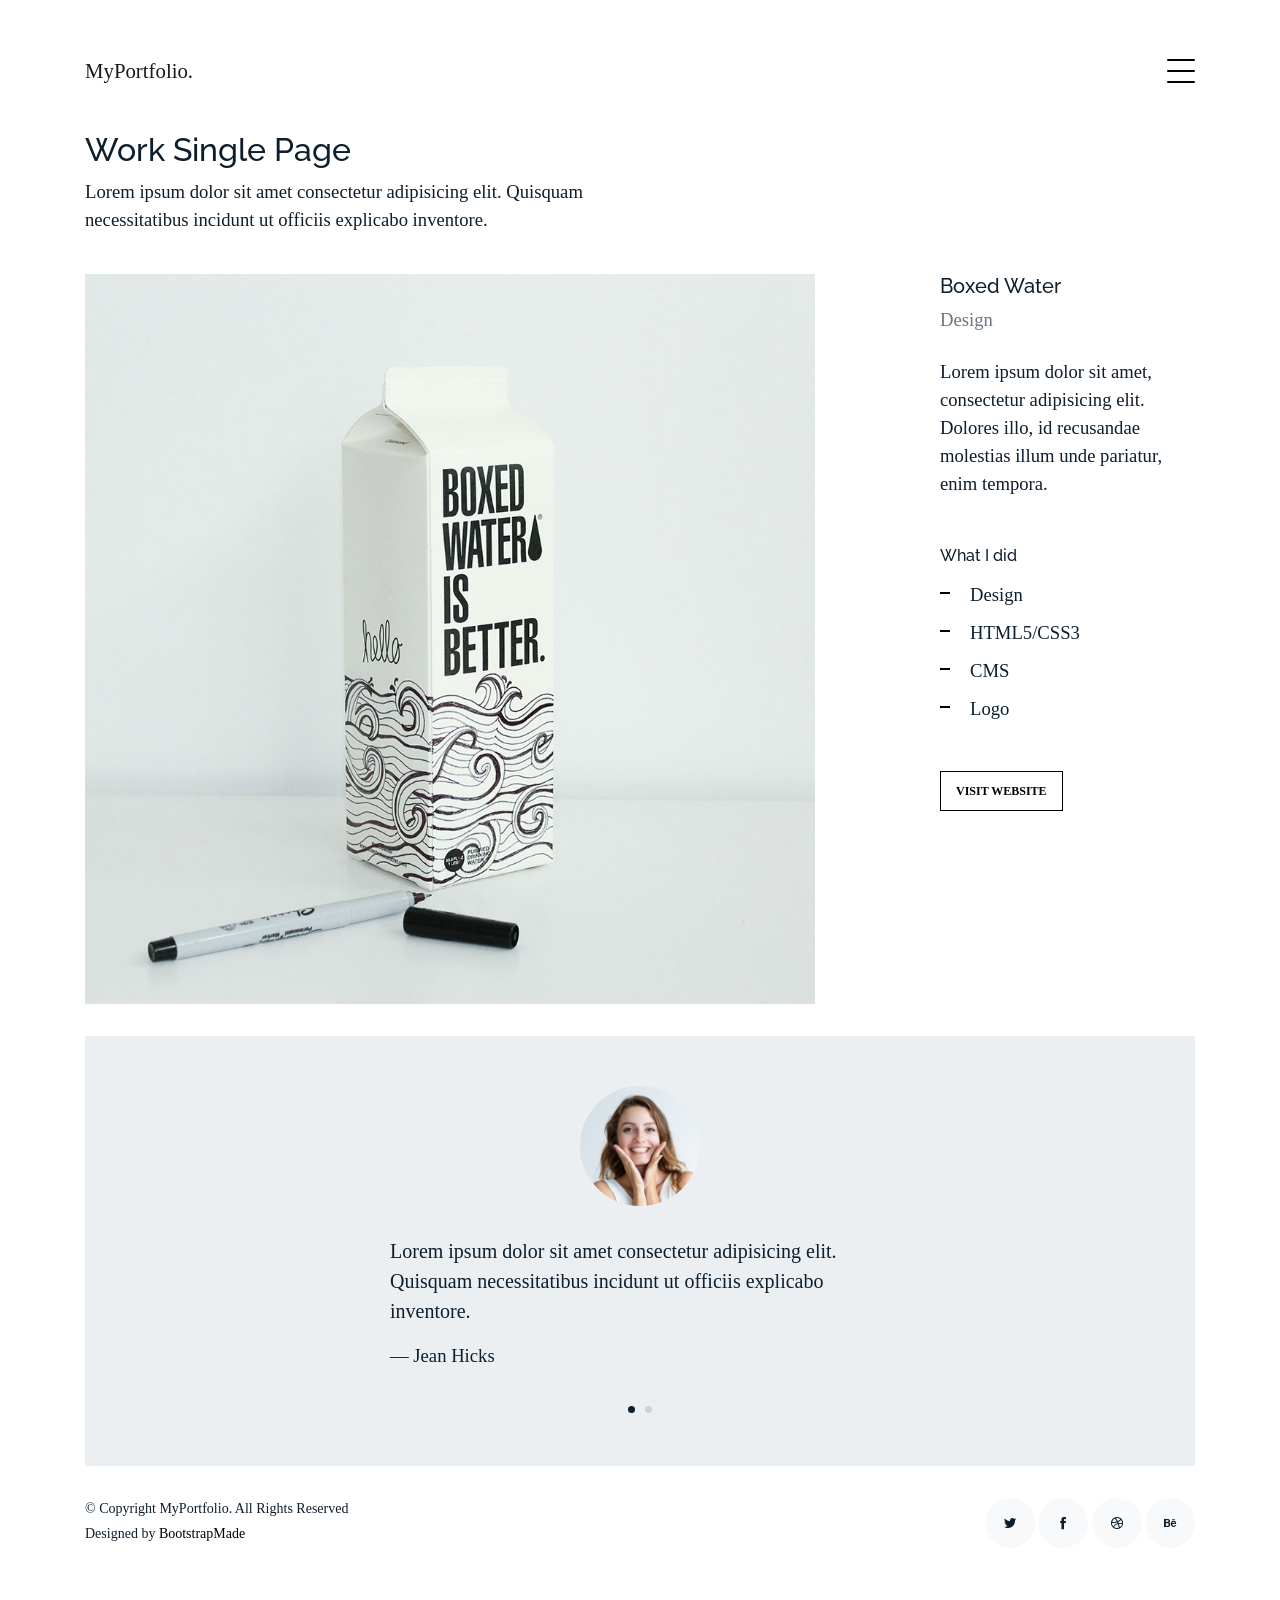
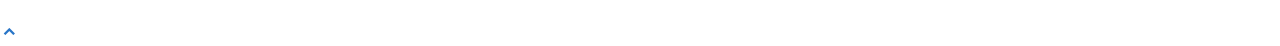
<file: work-single.html>
<!DOCTYPE html>
<html lang="en">

<head>
  <meta charset="utf-8">
  <meta content="width=device-width, initial-scale=1.0" name="viewport">

  <title>MyPortfolio Bootstrap Template - Work Single</title>
  <meta content="" name="descriptison">
  <meta content="" name="keywords">

  <!-- Favicons -->
  <link href="assets/img/favicon.png" rel="icon">
  <link href="assets/img/apple-touch-icon.png" rel="apple-touch-icon">

  <!-- Google Fonts -->
  <link href="https://fonts.googleapis.com/css?family=https://fonts.googleapis.com/css?family=Inconsolata:400,500,600,700|Raleway:400,400i,500,500i,600,600i,700,700i" rel="stylesheet">

  <!-- Vendor CSS Files -->
  <link href="assets/vendor/bootstrap/css/bootstrap.min.css" rel="stylesheet">
  <link href="assets/vendor/icofont/icofont.min.css" rel="stylesheet">
  <link href="assets/vendor/aos/aos.css" rel="stylesheet">
  <link href="assets/vendor/line-awesome/css/line-awesome.min.css" rel="stylesheet">
  <link href="assets/vendor/owl.carousel/assets/owl.carousel.min.css" rel="stylesheet">

  <!-- Template Main CSS File -->
  <link href="assets/css/style.css" rel="stylesheet">

  <!-- =======================================================
  * Template Name: MyPortfolio - v2.0.0
  * Template URL: https://bootstrapmade.com/myportfolio-bootstrap-portfolio-website-template/
  * Author: BootstrapMade.com
  * License: https://bootstrapmade.com/license/
  ======================================================== -->
</head>

<body>

  <!-- ======= Navbar ======= -->
  <div class="collapse navbar-collapse custom-navmenu" id="main-navbar">
    <div class="container py-2 py-md-5">
      <div class="row align-items-start">
        <div class="col-md-2">
          <ul class="custom-menu">
            <li><a href="index.html">Home</a></li>
            <li><a href="about.html">About Me</a></li>
            <li><a href="services.html">Services</a></li>
            <li class="active"><a href="works.html">Works</a></li>
            <li><a href="contact.html">Contact</a></li>
          </ul>
        </div>
        <div class="col-md-6 d-none d-md-block  mr-auto">
          <div class="tweet d-flex">
            <span class="icofont-twitter text-white mt-2 mr-3"></span>
            <div>
              <p><em>Lorem ipsum dolor sit amet consectetur adipisicing elit. Quisquam necessitatibus incidunt ut officiis explicabo inventore. <br> <a href="#">t.co/v82jsk</a></em></p>
            </div>
          </div>
        </div>
        <div class="col-md-4 d-none d-md-block">
          <h3>Hire Me</h3>
          <p>Lorem ipsum dolor sit amet consectetur adipisicing elit. Quisquam necessitatibus incidunt ut officiisexplicabo inventore. <br> <a href="#">myemail@gmail.com</a></p>
        </div>
      </div>

    </div>
  </div>

  <nav class="navbar navbar-light custom-navbar">
    <div class="container">
      <a class="navbar-brand" href="index.html">MyPortfolio.</a>

      <a href="#" class="burger" data-toggle="collapse" data-target="#main-navbar">
        <span></span>
      </a>

    </div>
  </nav>

  <main id="main">

    <section class="section">
      <div class="container">
        <div class="row mb-4 align-items-center">
          <div class="col-md-6" data-aos="fade-up">
            <h2>Work Single Page</h2>
            <p>Lorem ipsum dolor sit amet consectetur adipisicing elit. Quisquam necessitatibus incidunt ut officiis explicabo inventore.</p>
          </div>
        </div>
      </div>

      <div class="site-section pb-0">
        <div class="container">
          <div class="row align-items-stretch">
            <div class="col-md-8" data-aos="fade-up">
              <img src="assets/img/img_1_big.jpg" alt="Image" class="img-fluid">
            </div>
            <div class="col-md-3 ml-auto" data-aos="fade-up" data-aos-delay="100">
              <div class="sticky-content">
                <h3 class="h3">Boxed Water</h3>
                <p class="mb-4"><span class="text-muted">Design</span></p>

                <div class="mb-5">
                  <p>Lorem ipsum dolor sit amet, consectetur adipisicing elit. Dolores illo, id recusandae molestias
                    illum unde pariatur, enim tempora.</p>

                </div>

                <h4 class="h4 mb-3">What I did</h4>
                <ul class="list-unstyled list-line mb-5">
                  <li>Design</li>
                  <li>HTML5/CSS3</li>
                  <li>CMS</li>
                  <li>Logo</li>
                </ul>

                <p><a href="#" class="readmore">Visit Website</a></p>
              </div>
            </div>
          </div>
        </div>
    </section>

    <!-- ======= Testimonials Section ======= -->
    <section class="section pt-0">
      <div class="container">

        <div class="owl-carousel testimonial-carousel">

          <div class="testimonial-wrap">
            <div class="testimonial">
              <img src="assets/img/person_1.jpg" alt="Image" class="img-fluid">
              <blockquote>
                <p>Lorem ipsum dolor sit amet consectetur adipisicing elit. Quisquam necessitatibus incidunt ut officiis
                  explicabo inventore.</p>
              </blockquote>
              <p>&mdash; Jean Hicks</p>
            </div>
          </div>

          <div class="testimonial-wrap">
            <div class="testimonial">
              <img src="assets/img/person_2.jpg" alt="Image" class="img-fluid">
              <blockquote>
                <p>Lorem ipsum dolor sit amet consectetur adipisicing elit. Quisquam necessitatibus incidunt ut officiis
                  explicabo inventore.</p>
              </blockquote>
              <p>&mdash; Chris Stanworth</p>
            </div>
          </div>

        </div>

      </div>
    </section><!-- End Testimonials Section -->

  </main><!-- End #main -->

  <!-- ======= Footer ======= -->
  <footer class="footer" role="contentinfo">
    <div class="container">
      <div class="row">
        <div class="col-sm-6">
          <p class="mb-1">&copy; Copyright MyPortfolio. All Rights Reserved</p>
          <div class="credits">
            <!--
            All the links in the footer should remain intact.
            You can delete the links only if you purchased the pro version.
            Licensing information: https://bootstrapmade.com/license/
            Purchase the pro version with working PHP/AJAX contact form: https://bootstrapmade.com/buy/?theme=MyPortfolio
          -->
            Designed by <a href="https://bootstrapmade.com/">BootstrapMade</a>
          </div>
        </div>
        <div class="col-sm-6 social text-md-right">
          <a href="#"><span class="icofont-twitter"></span></a>
          <a href="#"><span class="icofont-facebook"></span></a>
          <a href="#"><span class="icofont-dribbble"></span></a>
          <a href="#"><span class="icofont-behance"></span></a>
        </div>
      </div>
    </div>
  </footer>

  <a href="#" class="back-to-top"><i class="icofont-simple-up"></i></a>

  <!-- Vendor JS Files -->
  <script src="assets/vendor/jquery/jquery.min.js"></script>
  <script src="assets/vendor/bootstrap/js/bootstrap.bundle.min.js"></script>
  <script src="assets/vendor/jquery.easing/jquery.easing.min.js"></script>
  <script src="assets/vendor/php-email-form/validate.js"></script>
  <script src="assets/vendor/aos/aos.js"></script>
  <script src="assets/vendor/isotope-layout/isotope.pkgd.min.js"></script>
  <script src="assets/vendor/owl.carousel/owl.carousel.min.js"></script>

  <!-- Template Main JS File -->
  <script src="assets/js/main.js"></script>

</body>

</html>
</file>
<file: assets/vendor/line-awesome/css/line-awesome.min.css>
.la,.lab,.lad,.lal,.lar,.las{-moz-osx-font-smoothing:grayscale;-webkit-font-smoothing:antialiased;display:inline-block;font-style:normal;font-variant:normal;text-rendering:auto;line-height:1}.la-lg{font-size:1.33333em;line-height:.75em;vertical-align:-.0667em}.la-xs{font-size:.75em}.la-sm{font-size:.875em}.la-1x{font-size:1em}.la-2x{font-size:2em}.la-3x{font-size:3em}.la-4x{font-size:4em}.la-5x{font-size:5em}.la-6x{font-size:6em}.la-7x{font-size:7em}.la-8x{font-size:8em}.la-9x{font-size:9em}.la-10x{font-size:10em}.la-fw{text-align:center;width:1.25em}.la-ul{list-style-type:none;margin-left:2.5em;padding-left:0}.la-ul>li{position:relative}.la-li{left:-2em;position:absolute;text-align:center;width:2em;line-height:inherit}.la-border{border:solid .08em #eee;border-radius:.1em;padding:.2em .25em .15em}.la-pull-left{float:left}.la-pull-right{float:right}.la.la-pull-left,.lab.la-pull-left,.lal.la-pull-left,.lar.la-pull-left,.las.la-pull-left{margin-right:.3em}.la.la-pull-right,.lab.la-pull-right,.lal.la-pull-right,.lar.la-pull-right,.las.la-pull-right{margin-left:.3em}.la-spin{-webkit-animation:la-spin 2s infinite linear;animation:la-spin 2s infinite linear}.la-pulse{-webkit-animation:la-spin 1s infinite steps(8);animation:la-spin 1s infinite steps(8)}@-webkit-keyframes la-spin{0%{-webkit-transform:rotate(0);transform:rotate(0)}100%{-webkit-transform:rotate(360deg);transform:rotate(360deg)}}@keyframes la-spin{0%{-webkit-transform:rotate(0);transform:rotate(0)}100%{-webkit-transform:rotate(360deg);transform:rotate(360deg)}}.la-rotate-90{-webkit-transform:rotate(90deg);transform:rotate(90deg)}.la-rotate-180{-webkit-transform:rotate(180deg);transform:rotate(180deg)}.la-rotate-270{-webkit-transform:rotate(270deg);transform:rotate(270deg)}.la-flip-horizontal{-webkit-transform:scale(-1,1);transform:scale(-1,1)}.la-flip-vertical{-webkit-transform:scale(1,-1);transform:scale(1,-1)}.la-flip-both,.la-flip-horizontal.la-flip-vertical{-webkit-transform:scale(-1,-1);transform:scale(-1,-1)}:root .la-flip-both,:root .la-flip-horizontal,:root .la-flip-vertical,:root .la-rotate-180,:root .la-rotate-270,:root .la-rotate-90{-webkit-filter:none;filter:none}.la-stack{display:inline-block;height:2em;line-height:2em;position:relative;vertical-align:middle;width:2.5em}.la-stack-1x,.la-stack-2x{left:0;position:absolute;text-align:center;width:100%}.la-stack-1x{line-height:inherit}.la-stack-2x{font-size:2em}.la-inverse{color:#fff}.la-500px:before{content:"\f26e"}.la-accessible-icon:before{content:"\f368"}.la-accusoft:before{content:"\f369"}.la-acquisitions-incorporated:before{content:"\f6af"}.la-ad:before{content:"\f641"}.la-address-book:before{content:"\f2b9"}.la-address-card:before{content:"\f2bb"}.la-adjust:before{content:"\f042"}.la-adn:before{content:"\f170"}.la-adobe:before{content:"\f778"}.la-adversal:before{content:"\f36a"}.la-affiliatetheme:before{content:"\f36b"}.la-air-freshener:before{content:"\f5d0"}.la-airbnb:before{content:"\f834"}.la-algolia:before{content:"\f36c"}.la-align-center:before{content:"\f037"}.la-align-justify:before{content:"\f039"}.la-align-left:before{content:"\f036"}.la-align-right:before{content:"\f038"}.la-alipay:before{content:"\f642"}.la-allergies:before{content:"\f461"}.la-amazon:before{content:"\f270"}.la-amazon-pay:before{content:"\f42c"}.la-ambulance:before{content:"\f0f9"}.la-american-sign-language-interpreting:before{content:"\f2a3"}.la-amilia:before{content:"\f36d"}.la-anchor:before{content:"\f13d"}.la-android:before{content:"\f17b"}.la-angellist:before{content:"\f209"}.la-angle-double-down:before{content:"\f103"}.la-angle-double-left:before{content:"\f100"}.la-angle-double-right:before{content:"\f101"}.la-angle-double-up:before{content:"\f102"}.la-angle-down:before{content:"\f107"}.la-angle-left:before{content:"\f104"}.la-angle-right:before{content:"\f105"}.la-angle-up:before{content:"\f106"}.la-angry:before{content:"\f556"}.la-angrycreative:before{content:"\f36e"}.la-angular:before{content:"\f420"}.la-ankh:before{content:"\f644"}.la-app-store:before{content:"\f36f"}.la-app-store-ios:before{content:"\f370"}.la-apper:before{content:"\f371"}.la-apple:before{content:"\f179"}.la-apple-alt:before{content:"\f5d1"}.la-apple-pay:before{content:"\f415"}.la-archive:before{content:"\f187"}.la-archway:before{content:"\f557"}.la-arrow-alt-circle-down:before{content:"\f358"}.la-arrow-alt-circle-left:before{content:"\f359"}.la-arrow-alt-circle-right:before{content:"\f35a"}.la-arrow-alt-circle-up:before{content:"\f35b"}.la-arrow-circle-down:before{content:"\f0ab"}.la-arrow-circle-left:before{content:"\f0a8"}.la-arrow-circle-right:before{content:"\f0a9"}.la-arrow-circle-up:before{content:"\f0aa"}.la-arrow-down:before{content:"\f063"}.la-arrow-left:before{content:"\f060"}.la-arrow-right:before{content:"\f061"}.la-arrow-up:before{content:"\f062"}.la-arrows-alt:before{content:"\f0b2"}.la-arrows-alt-h:before{content:"\f337"}.la-arrows-alt-v:before{content:"\f338"}.la-artstation:before{content:"\f77a"}.la-assistive-listening-systems:before{content:"\f2a2"}.la-asterisk:before{content:"\f069"}.la-asymmetrik:before{content:"\f372"}.la-at:before{content:"\f1fa"}.la-atlas:before{content:"\f558"}.la-atlassian:before{content:"\f77b"}.la-atom:before{content:"\f5d2"}.la-audible:before{content:"\f373"}.la-audio-description:before{content:"\f29e"}.la-autoprefixer:before{content:"\f41c"}.la-avianex:before{content:"\f374"}.la-aviato:before{content:"\f421"}.la-award:before{content:"\f559"}.la-aws:before{content:"\f375"}.la-baby:before{content:"\f77c"}.la-baby-carriage:before{content:"\f77d"}.la-backspace:before{content:"\f55a"}.la-backward:before{content:"\f04a"}.la-bacon:before{content:"\f7e5"}.la-balance-scale:before{content:"\f24e"}.la-balance-scale-left:before{content:"\f515"}.la-balance-scale-right:before{content:"\f516"}.la-ban:before{content:"\f05e"}.la-band-aid:before{content:"\f462"}.la-bandcamp:before{content:"\f2d5"}.la-barcode:before{content:"\f02a"}.la-bars:before{content:"\f0c9"}.la-baseball-ball:before{content:"\f433"}.la-basketball-ball:before{content:"\f434"}.la-bath:before{content:"\f2cd"}.la-battery-empty:before{content:"\f244"}.la-battery-full:before{content:"\f240"}.la-battery-half:before{content:"\f242"}.la-battery-quarter:before{content:"\f243"}.la-battery-three-quarters:before{content:"\f241"}.la-battle-net:before{content:"\f835"}.la-bed:before{content:"\f236"}.la-beer:before{content:"\f0fc"}.la-behance:before{content:"\f1b4"}.la-behance-square:before{content:"\f1b5"}.la-bell:before{content:"\f0f3"}.la-bell-slash:before{content:"\f1f6"}.la-bezier-curve:before{content:"\f55b"}.la-bible:before{content:"\f647"}.la-bicycle:before{content:"\f206"}.la-biking:before{content:"\f84a"}.la-bimobject:before{content:"\f378"}.la-binoculars:before{content:"\f1e5"}.la-biohazard:before{content:"\f780"}.la-birthday-cake:before{content:"\f1fd"}.la-bitbucket:before{content:"\f171"}.la-bitcoin:before{content:"\f379"}.la-bity:before{content:"\f37a"}.la-black-tie:before{content:"\f27e"}.la-blackberry:before{content:"\f37b"}.la-blender:before{content:"\f517"}.la-blender-phone:before{content:"\f6b6"}.la-blind:before{content:"\f29d"}.la-blog:before{content:"\f781"}.la-blogger:before{content:"\f37c"}.la-blogger-b:before{content:"\f37d"}.la-bluetooth:before{content:"\f293"}.la-bluetooth-b:before{content:"\f294"}.la-bold:before{content:"\f032"}.la-bolt:before{content:"\f0e7"}.la-bomb:before{content:"\f1e2"}.la-bone:before{content:"\f5d7"}.la-bong:before{content:"\f55c"}.la-book:before{content:"\f02d"}.la-book-dead:before{content:"\f6b7"}.la-book-medical:before{content:"\f7e6"}.la-book-open:before{content:"\f518"}.la-book-reader:before{content:"\f5da"}.la-bookmark:before{content:"\f02e"}.la-bootstrap:before{content:"\f836"}.la-border-all:before{content:"\f84c"}.la-border-none:before{content:"\f850"}.la-border-style:before{content:"\f853"}.la-bowling-ball:before{content:"\f436"}.la-box:before{content:"\f466"}.la-box-open:before{content:"\f49e"}.la-boxes:before{content:"\f468"}.la-braille:before{content:"\f2a1"}.la-brain:before{content:"\f5dc"}.la-bread-slice:before{content:"\f7ec"}.la-briefcase:before{content:"\f0b1"}.la-briefcase-medical:before{content:"\f469"}.la-broadcast-tower:before{content:"\f519"}.la-broom:before{content:"\f51a"}.la-brush:before{content:"\f55d"}.la-btc:before{content:"\f15a"}.la-buffer:before{content:"\f837"}.la-bug:before{content:"\f188"}.la-building:before{content:"\f1ad"}.la-bullhorn:before{content:"\f0a1"}.la-bullseye:before{content:"\f140"}.la-burn:before{content:"\f46a"}.la-buromobelexperte:before{content:"\f37f"}.la-bus:before{content:"\f207"}.la-bus-alt:before{content:"\f55e"}.la-business-time:before{content:"\f64a"}.la-buy-n-large:before{content:"\f8a6"}.la-buysellads:before{content:"\f20d"}.la-calculator:before{content:"\f1ec"}.la-calendar:before{content:"\f133"}.la-calendar-alt:before{content:"\f073"}.la-calendar-check:before{content:"\f274"}.la-calendar-day:before{content:"\f783"}.la-calendar-minus:before{content:"\f272"}.la-calendar-plus:before{content:"\f271"}.la-calendar-times:before{content:"\f273"}.la-calendar-week:before{content:"\f784"}.la-camera:before{content:"\f030"}.la-camera-retro:before{content:"\f083"}.la-campground:before{content:"\f6bb"}.la-canadian-maple-leaf:before{content:"\f785"}.la-candy-cane:before{content:"\f786"}.la-cannabis:before{content:"\f55f"}.la-capsules:before{content:"\f46b"}.la-car:before{content:"\f1b9"}.la-car-alt:before{content:"\f5de"}.la-car-battery:before{content:"\f5df"}.la-car-crash:before{content:"\f5e1"}.la-car-side:before{content:"\f5e4"}.la-caret-down:before{content:"\f0d7"}.la-caret-left:before{content:"\f0d9"}.la-caret-right:before{content:"\f0da"}.la-caret-square-down:before{content:"\f150"}.la-caret-square-left:before{content:"\f191"}.la-caret-square-right:before{content:"\f152"}.la-caret-square-up:before{content:"\f151"}.la-caret-up:before{content:"\f0d8"}.la-carrot:before{content:"\f787"}.la-cart-arrow-down:before{content:"\f218"}.la-cart-plus:before{content:"\f217"}.la-cash-register:before{content:"\f788"}.la-cat:before{content:"\f6be"}.la-cc-amazon-pay:before{content:"\f42d"}.la-cc-amex:before{content:"\f1f3"}.la-cc-apple-pay:before{content:"\f416"}.la-cc-diners-club:before{content:"\f24c"}.la-cc-discover:before{content:"\f1f2"}.la-cc-jcb:before{content:"\f24b"}.la-cc-mastercard:before{content:"\f1f1"}.la-cc-paypal:before{content:"\f1f4"}.la-cc-stripe:before{content:"\f1f5"}.la-cc-visa:before{content:"\f1f0"}.la-centercode:before{content:"\f380"}.la-centos:before{content:"\f789"}.la-certificate:before{content:"\f0a3"}.la-chair:before{content:"\f6c0"}.la-chalkboard:before{content:"\f51b"}.la-chalkboard-teacher:before{content:"\f51c"}.la-charging-station:before{content:"\f5e7"}.la-chart-area:before{content:"\f1fe"}.la-chart-bar:before{content:"\f080"}.la-chart-line:before{content:"\f201"}.la-chart-pie:before{content:"\f200"}.la-check:before{content:"\f00c"}.la-check-circle:before{content:"\f058"}.la-check-double:before{content:"\f560"}.la-check-square:before{content:"\f14a"}.la-cheese:before{content:"\f7ef"}.la-chess:before{content:"\f439"}.la-chess-bishop:before{content:"\f43a"}.la-chess-board:before{content:"\f43c"}.la-chess-king:before{content:"\f43f"}.la-chess-knight:before{content:"\f441"}.la-chess-pawn:before{content:"\f443"}.la-chess-queen:before{content:"\f445"}.la-chess-rook:before{content:"\f447"}.la-chevron-circle-down:before{content:"\f13a"}.la-chevron-circle-left:before{content:"\f137"}.la-chevron-circle-right:before{content:"\f138"}.la-chevron-circle-up:before{content:"\f139"}.la-chevron-down:before{content:"\f078"}.la-chevron-left:before{content:"\f053"}.la-chevron-right:before{content:"\f054"}.la-chevron-up:before{content:"\f077"}.la-child:before{content:"\f1ae"}.la-chrome:before{content:"\f268"}.la-chromecast:before{content:"\f838"}.la-church:before{content:"\f51d"}.la-circle:before{content:"\f111"}.la-circle-notch:before{content:"\f1ce"}.la-city:before{content:"\f64f"}.la-clinic-medical:before{content:"\f7f2"}.la-clipboard:before{content:"\f328"}.la-clipboard-check:before{content:"\f46c"}.la-clipboard-list:before{content:"\f46d"}.la-clock:before{content:"\f017"}.la-clone:before{content:"\f24d"}.la-closed-captioning:before{content:"\f20a"}.la-cloud:before{content:"\f0c2"}.la-cloud-download-alt:before{content:"\f381"}.la-cloud-meatball:before{content:"\f73b"}.la-cloud-moon:before{content:"\f6c3"}.la-cloud-moon-rain:before{content:"\f73c"}.la-cloud-rain:before{content:"\f73d"}.la-cloud-showers-heavy:before{content:"\f740"}.la-cloud-sun:before{content:"\f6c4"}.la-cloud-sun-rain:before{content:"\f743"}.la-cloud-upload-alt:before{content:"\f382"}.la-cloudscale:before{content:"\f383"}.la-cloudsmith:before{content:"\f384"}.la-cloudversify:before{content:"\f385"}.la-cocktail:before{content:"\f561"}.la-code:before{content:"\f121"}.la-code-branch:before{content:"\f126"}.la-codepen:before{content:"\f1cb"}.la-codiepie:before{content:"\f284"}.la-coffee:before{content:"\f0f4"}.la-cog:before{content:"\f013"}.la-cogs:before{content:"\f085"}.la-coins:before{content:"\f51e"}.la-columns:before{content:"\f0db"}.la-comment:before{content:"\f075"}.la-comment-alt:before{content:"\f27a"}.la-comment-dollar:before{content:"\f651"}.la-comment-dots:before{content:"\f4ad"}.la-comment-medical:before{content:"\f7f5"}.la-comment-slash:before{content:"\f4b3"}.la-comments:before{content:"\f086"}.la-comments-dollar:before{content:"\f653"}.la-compact-disc:before{content:"\f51f"}.la-compass:before{content:"\f14e"}.la-compress:before{content:"\f066"}.la-compress-arrows-alt:before{content:"\f78c"}.la-concierge-bell:before{content:"\f562"}.la-confluence:before{content:"\f78d"}.la-connectdevelop:before{content:"\f20e"}.la-contao:before{content:"\f26d"}.la-cookie:before{content:"\f563"}.la-cookie-bite:before{content:"\f564"}.la-copy:before{content:"\f0c5"}.la-copyright:before{content:"\f1f9"}.la-cotton-bureau:before{content:"\f89e"}.la-couch:before{content:"\f4b8"}.la-cpanel:before{content:"\f388"}.la-creative-commons:before{content:"\f25e"}.la-creative-commons-by:before{content:"\f4e7"}.la-creative-commons-nc:before{content:"\f4e8"}.la-creative-commons-nc-eu:before{content:"\f4e9"}.la-creative-commons-nc-jp:before{content:"\f4ea"}.la-creative-commons-nd:before{content:"\f4eb"}.la-creative-commons-pd:before{content:"\f4ec"}.la-creative-commons-pd-alt:before{content:"\f4ed"}.la-creative-commons-remix:before{content:"\f4ee"}.la-creative-commons-sa:before{content:"\f4ef"}.la-creative-commons-sampling:before{content:"\f4f0"}.la-creative-commons-sampling-plus:before{content:"\f4f1"}.la-creative-commons-share:before{content:"\f4f2"}.la-creative-commons-zero:before{content:"\f4f3"}.la-credit-card:before{content:"\f09d"}.la-critical-role:before{content:"\f6c9"}.la-crop:before{content:"\f125"}.la-crop-alt:before{content:"\f565"}.la-cross:before{content:"\f654"}.la-crosshairs:before{content:"\f05b"}.la-crow:before{content:"\f520"}.la-crown:before{content:"\f521"}.la-crutch:before{content:"\f7f7"}.la-css3:before{content:"\f13c"}.la-css3-alt:before{content:"\f38b"}.la-cube:before{content:"\f1b2"}.la-cubes:before{content:"\f1b3"}.la-cut:before{content:"\f0c4"}.la-cuttlefish:before{content:"\f38c"}.la-d-and-d:before{content:"\f38d"}.la-d-and-d-beyond:before{content:"\f6ca"}.la-dashcube:before{content:"\f210"}.la-database:before{content:"\f1c0"}.la-deaf:before{content:"\f2a4"}.la-delicious:before{content:"\f1a5"}.la-democrat:before{content:"\f747"}.la-deploydog:before{content:"\f38e"}.la-deskpro:before{content:"\f38f"}.la-desktop:before{content:"\f108"}.la-dev:before{content:"\f6cc"}.la-deviantart:before{content:"\f1bd"}.la-dharmachakra:before{content:"\f655"}.la-dhl:before{content:"\f790"}.la-diagnoses:before{content:"\f470"}.la-diaspora:before{content:"\f791"}.la-dice:before{content:"\f522"}.la-dice-d20:before{content:"\f6cf"}.la-dice-d6:before{content:"\f6d1"}.la-dice-five:before{content:"\f523"}.la-dice-four:before{content:"\f524"}.la-dice-one:before{content:"\f525"}.la-dice-six:before{content:"\f526"}.la-dice-three:before{content:"\f527"}.la-dice-two:before{content:"\f528"}.la-digg:before{content:"\f1a6"}.la-digital-ocean:before{content:"\f391"}.la-digital-tachograph:before{content:"\f566"}.la-directions:before{content:"\f5eb"}.la-discord:before{content:"\f392"}.la-discourse:before{content:"\f393"}.la-divide:before{content:"\f529"}.la-dizzy:before{content:"\f567"}.la-dna:before{content:"\f471"}.la-dochub:before{content:"\f394"}.la-docker:before{content:"\f395"}.la-dog:before{content:"\f6d3"}.la-dollar-sign:before{content:"\f155"}.la-dolly:before{content:"\f472"}.la-dolly-flatbed:before{content:"\f474"}.la-donate:before{content:"\f4b9"}.la-door-closed:before{content:"\f52a"}.la-door-open:before{content:"\f52b"}.la-dot-circle:before{content:"\f192"}.la-dove:before{content:"\f4ba"}.la-download:before{content:"\f019"}.la-draft2digital:before{content:"\f396"}.la-drafting-compass:before{content:"\f568"}.la-dragon:before{content:"\f6d5"}.la-draw-polygon:before{content:"\f5ee"}.la-dribbble:before{content:"\f17d"}.la-dribbble-square:before{content:"\f397"}.la-dropbox:before{content:"\f16b"}.la-drum:before{content:"\f569"}.la-drum-steelpan:before{content:"\f56a"}.la-drumstick-bite:before{content:"\f6d7"}.la-drupal:before{content:"\f1a9"}.la-dumbbell:before{content:"\f44b"}.la-dumpster:before{content:"\f793"}.la-dumpster-fire:before{content:"\f794"}.la-dungeon:before{content:"\f6d9"}.la-dyalog:before{content:"\f399"}.la-earlybirds:before{content:"\f39a"}.la-ebay:before{content:"\f4f4"}.la-edge:before{content:"\f282"}.la-edit:before{content:"\f044"}.la-egg:before{content:"\f7fb"}.la-eject:before{content:"\f052"}.la-elementor:before{content:"\f430"}.la-ellipsis-h:before{content:"\f141"}.la-ellipsis-v:before{content:"\f142"}.la-ello:before{content:"\f5f1"}.la-ember:before{content:"\f423"}.la-empire:before{content:"\f1d1"}.la-envelope:before{content:"\f0e0"}.la-envelope-open:before{content:"\f2b6"}.la-envelope-open-text:before{content:"\f658"}.la-envelope-square:before{content:"\f199"}.la-envira:before{content:"\f299"}.la-equals:before{content:"\f52c"}.la-eraser:before{content:"\f12d"}.la-erlang:before{content:"\f39d"}.la-ethereum:before{content:"\f42e"}.la-ethernet:before{content:"\f796"}.la-etsy:before{content:"\f2d7"}.la-euro-sign:before{content:"\f153"}.la-evernote:before{content:"\f839"}.la-exchange-alt:before{content:"\f362"}.la-exclamation:before{content:"\f12a"}.la-exclamation-circle:before{content:"\f06a"}.la-exclamation-triangle:before{content:"\f071"}.la-expand:before{content:"\f065"}.la-expand-arrows-alt:before{content:"\f31e"}.la-expeditedssl:before{content:"\f23e"}.la-external-link-alt:before{content:"\f35d"}.la-external-link-square-alt:before{content:"\f360"}.la-eye:before{content:"\f06e"}.la-eye-dropper:before{content:"\f1fb"}.la-eye-slash:before{content:"\f070"}.la-facebook:before{content:"\f09a"}.la-facebook-f:before{content:"\f39e"}.la-facebook-messenger:before{content:"\f39f"}.la-facebook-square:before{content:"\f082"}.la-fan:before{content:"\f863"}.la-fantasy-flight-games:before{content:"\f6dc"}.la-fast-backward:before{content:"\f049"}.la-fast-forward:before{content:"\f050"}.la-fax:before{content:"\f1ac"}.la-feather:before{content:"\f52d"}.la-feather-alt:before{content:"\f56b"}.la-fedex:before{content:"\f797"}.la-fedora:before{content:"\f798"}.la-female:before{content:"\f182"}.la-fighter-jet:before{content:"\f0fb"}.la-figma:before{content:"\f799"}.la-file:before{content:"\f15b"}.la-file-alt:before{content:"\f15c"}.la-file-archive:before{content:"\f1c6"}.la-file-audio:before{content:"\f1c7"}.la-file-code:before{content:"\f1c9"}.la-file-contract:before{content:"\f56c"}.la-file-csv:before{content:"\f6dd"}.la-file-download:before{content:"\f56d"}.la-file-excel:before{content:"\f1c3"}.la-file-export:before{content:"\f56e"}.la-file-image:before{content:"\f1c5"}.la-file-import:before{content:"\f56f"}.la-file-invoice:before{content:"\f570"}.la-file-invoice-dollar:before{content:"\f571"}.la-file-medical:before{content:"\f477"}.la-file-medical-alt:before{content:"\f478"}.la-file-pdf:before{content:"\f1c1"}.la-file-powerpoint:before{content:"\f1c4"}.la-file-prescription:before{content:"\f572"}.la-file-signature:before{content:"\f573"}.la-file-upload:before{content:"\f574"}.la-file-video:before{content:"\f1c8"}.la-file-word:before{content:"\f1c2"}.la-fill:before{content:"\f575"}.la-fill-drip:before{content:"\f576"}.la-film:before{content:"\f008"}.la-filter:before{content:"\f0b0"}.la-fingerprint:before{content:"\f577"}.la-fire:before{content:"\f06d"}.la-fire-alt:before{content:"\f7e4"}.la-fire-extinguisher:before{content:"\f134"}.la-firefox:before{content:"\f269"}.la-first-aid:before{content:"\f479"}.la-first-order:before{content:"\f2b0"}.la-first-order-alt:before{content:"\f50a"}.la-firstdraft:before{content:"\f3a1"}.la-fish:before{content:"\f578"}.la-fist-raised:before{content:"\f6de"}.la-flag:before{content:"\f024"}.la-flag-checkered:before{content:"\f11e"}.la-flag-usa:before{content:"\f74d"}.la-flask:before{content:"\f0c3"}.la-flickr:before{content:"\f16e"}.la-flipboard:before{content:"\f44d"}.la-flushed:before{content:"\f579"}.la-fly:before{content:"\f417"}.la-folder:before{content:"\f07b"}.la-folder-minus:before{content:"\f65d"}.la-folder-open:before{content:"\f07c"}.la-folder-plus:before{content:"\f65e"}.la-font:before{content:"\f031"}.la-font-awesome:before{content:"\f2b4"}.la-font-awesome-alt:before{content:"\f35c"}.la-font-awesome-flag:before{content:"\f425"}.la-font-awesome-logo-full:before{content:"\f4e6"}.la-fonticons:before{content:"\f280"}.la-fonticons-fi:before{content:"\f3a2"}.la-football-ball:before{content:"\f44e"}.la-fort-awesome:before{content:"\f286"}.la-fort-awesome-alt:before{content:"\f3a3"}.la-forumbee:before{content:"\f211"}.la-forward:before{content:"\f04e"}.la-foursquare:before{content:"\f180"}.la-free-code-camp:before{content:"\f2c5"}.la-freebsd:before{content:"\f3a4"}.la-frog:before{content:"\f52e"}.la-frown:before{content:"\f119"}.la-frown-open:before{content:"\f57a"}.la-fulcrum:before{content:"\f50b"}.la-funnel-dollar:before{content:"\f662"}.la-futbol:before{content:"\f1e3"}.la-galactic-republic:before{content:"\f50c"}.la-galactic-senate:before{content:"\f50d"}.la-gamepad:before{content:"\f11b"}.la-gas-pump:before{content:"\f52f"}.la-gavel:before{content:"\f0e3"}.la-gem:before{content:"\f3a5"}.la-genderless:before{content:"\f22d"}.la-get-pocket:before{content:"\f265"}.la-gg:before{content:"\f260"}.la-gg-circle:before{content:"\f261"}.la-ghost:before{content:"\f6e2"}.la-gift:before{content:"\f06b"}.la-gifts:before{content:"\f79c"}.la-git:before{content:"\f1d3"}.la-git-alt:before{content:"\f841"}.la-git-square:before{content:"\f1d2"}.la-github:before{content:"\f09b"}.la-github-alt:before{content:"\f113"}.la-github-square:before{content:"\f092"}.la-gitkraken:before{content:"\f3a6"}.la-gitlab:before{content:"\f296"}.la-gitter:before{content:"\f426"}.la-glass-cheers:before{content:"\f79f"}.la-glass-martini:before{content:"\f000"}.la-glass-martini-alt:before{content:"\f57b"}.la-glass-whiskey:before{content:"\f7a0"}.la-glasses:before{content:"\f530"}.la-glide:before{content:"\f2a5"}.la-glide-g:before{content:"\f2a6"}.la-globe:before{content:"\f0ac"}.la-globe-africa:before{content:"\f57c"}.la-globe-americas:before{content:"\f57d"}.la-globe-asia:before{content:"\f57e"}.la-globe-europe:before{content:"\f7a2"}.la-gofore:before{content:"\f3a7"}.la-golf-ball:before{content:"\f450"}.la-goodreads:before{content:"\f3a8"}.la-goodreads-g:before{content:"\f3a9"}.la-google:before{content:"\f1a0"}.la-google-drive:before{content:"\f3aa"}.la-google-play:before{content:"\f3ab"}.la-google-plus:before{content:"\f2b3"}.la-google-plus-g:before{content:"\f0d5"}.la-google-plus-square:before{content:"\f0d4"}.la-google-wallet:before{content:"\f1ee"}.la-gopuram:before{content:"\f664"}.la-graduation-cap:before{content:"\f19d"}.la-gratipay:before{content:"\f184"}.la-grav:before{content:"\f2d6"}.la-greater-than:before{content:"\f531"}.la-greater-than-equal:before{content:"\f532"}.la-grimace:before{content:"\f57f"}.la-grin:before{content:"\f580"}.la-grin-alt:before{content:"\f581"}.la-grin-beam:before{content:"\f582"}.la-grin-beam-sweat:before{content:"\f583"}.la-grin-hearts:before{content:"\f584"}.la-grin-squint:before{content:"\f585"}.la-grin-squint-tears:before{content:"\f586"}.la-grin-stars:before{content:"\f587"}.la-grin-tears:before{content:"\f588"}.la-grin-tongue:before{content:"\f589"}.la-grin-tongue-squint:before{content:"\f58a"}.la-grin-tongue-wink:before{content:"\f58b"}.la-grin-wink:before{content:"\f58c"}.la-grip-horizontal:before{content:"\f58d"}.la-grip-lines:before{content:"\f7a4"}.la-grip-lines-vertical:before{content:"\f7a5"}.la-grip-vertical:before{content:"\f58e"}.la-gripfire:before{content:"\f3ac"}.la-grunt:before{content:"\f3ad"}.la-guitar:before{content:"\f7a6"}.la-gulp:before{content:"\f3ae"}.la-h-square:before{content:"\f0fd"}.la-hacker-news:before{content:"\f1d4"}.la-hacker-news-square:before{content:"\f3af"}.la-hackerrank:before{content:"\f5f7"}.la-hamburger:before{content:"\f805"}.la-hammer:before{content:"\f6e3"}.la-hamsa:before{content:"\f665"}.la-hand-holding:before{content:"\f4bd"}.la-hand-holding-heart:before{content:"\f4be"}.la-hand-holding-usd:before{content:"\f4c0"}.la-hand-lizard:before{content:"\f258"}.la-hand-middle-finger:before{content:"\f806"}.la-hand-paper:before{content:"\f256"}.la-hand-peace:before{content:"\f25b"}.la-hand-point-down:before{content:"\f0a7"}.la-hand-point-left:before{content:"\f0a5"}.la-hand-point-right:before{content:"\f0a4"}.la-hand-point-up:before{content:"\f0a6"}.la-hand-pointer:before{content:"\f25a"}.la-hand-rock:before{content:"\f255"}.la-hand-scissors:before{content:"\f257"}.la-hand-spock:before{content:"\f259"}.la-hands:before{content:"\f4c2"}.la-hands-helping:before{content:"\f4c4"}.la-handshake:before{content:"\f2b5"}.la-hanukiah:before{content:"\f6e6"}.la-hard-hat:before{content:"\f807"}.la-hashtag:before{content:"\f292"}.la-hat-cowboy:before{content:"\f8c0"}.la-hat-cowboy-side:before{content:"\f8c1"}.la-hat-wizard:before{content:"\f6e8"}.la-haykal:before{content:"\f666"}.la-hdd:before{content:"\f0a0"}.la-heading:before{content:"\f1dc"}.la-headphones:before{content:"\f025"}.la-headphones-alt:before{content:"\f58f"}.la-headset:before{content:"\f590"}.la-heart:before{content:"\f004"}.la-heart-broken:before{content:"\f7a9"}.la-heartbeat:before{content:"\f21e"}.la-helicopter:before{content:"\f533"}.la-highlighter:before{content:"\f591"}.la-hiking:before{content:"\f6ec"}.la-hippo:before{content:"\f6ed"}.la-hips:before{content:"\f452"}.la-hire-a-helper:before{content:"\f3b0"}.la-history:before{content:"\f1da"}.la-hockey-puck:before{content:"\f453"}.la-holly-berry:before{content:"\f7aa"}.la-home:before{content:"\f015"}.la-hooli:before{content:"\f427"}.la-hornbill:before{content:"\f592"}.la-horse:before{content:"\f6f0"}.la-horse-head:before{content:"\f7ab"}.la-hospital:before{content:"\f0f8"}.la-hospital-alt:before{content:"\f47d"}.la-hospital-symbol:before{content:"\f47e"}.la-hot-tub:before{content:"\f593"}.la-hotdog:before{content:"\f80f"}.la-hotel:before{content:"\f594"}.la-hotjar:before{content:"\f3b1"}.la-hourglass:before{content:"\f254"}.la-hourglass-end:before{content:"\f253"}.la-hourglass-half:before{content:"\f252"}.la-hourglass-start:before{content:"\f251"}.la-house-damage:before{content:"\f6f1"}.la-houzz:before{content:"\f27c"}.la-hryvnia:before{content:"\f6f2"}.la-html5:before{content:"\f13b"}.la-hubspot:before{content:"\f3b2"}.la-i-cursor:before{content:"\f246"}.la-ice-cream:before{content:"\f810"}.la-icicles:before{content:"\f7ad"}.la-icons:before{content:"\f86d"}.la-id-badge:before{content:"\f2c1"}.la-id-card:before{content:"\f2c2"}.la-id-card-alt:before{content:"\f47f"}.la-igloo:before{content:"\f7ae"}.la-image:before{content:"\f03e"}.la-images:before{content:"\f302"}.la-imdb:before{content:"\f2d8"}.la-inbox:before{content:"\f01c"}.la-indent:before{content:"\f03c"}.la-industry:before{content:"\f275"}.la-infinity:before{content:"\f534"}.la-info:before{content:"\f129"}.la-info-circle:before{content:"\f05a"}.la-instagram:before{content:"\f16d"}.la-intercom:before{content:"\f7af"}.la-internet-explorer:before{content:"\f26b"}.la-invision:before{content:"\f7b0"}.la-ioxhost:before{content:"\f208"}.la-italic:before{content:"\f033"}.la-itch-io:before{content:"\f83a"}.la-itunes:before{content:"\f3b4"}.la-itunes-note:before{content:"\f3b5"}.la-java:before{content:"\f4e4"}.la-jedi:before{content:"\f669"}.la-jedi-order:before{content:"\f50e"}.la-jenkins:before{content:"\f3b6"}.la-jira:before{content:"\f7b1"}.la-joget:before{content:"\f3b7"}.la-joint:before{content:"\f595"}.la-joomla:before{content:"\f1aa"}.la-journal-whills:before{content:"\f66a"}.la-js:before{content:"\f3b8"}.la-js-square:before{content:"\f3b9"}.la-jsfiddle:before{content:"\f1cc"}.la-kaaba:before{content:"\f66b"}.la-kaggle:before{content:"\f5fa"}.la-key:before{content:"\f084"}.la-keybase:before{content:"\f4f5"}.la-keyboard:before{content:"\f11c"}.la-keycdn:before{content:"\f3ba"}.la-khanda:before{content:"\f66d"}.la-kickstarter:before{content:"\f3bb"}.la-kickstarter-k:before{content:"\f3bc"}.la-kiss:before{content:"\f596"}.la-kiss-beam:before{content:"\f597"}.la-kiss-wink-heart:before{content:"\f598"}.la-kiwi-bird:before{content:"\f535"}.la-korvue:before{content:"\f42f"}.la-landmark:before{content:"\f66f"}.la-language:before{content:"\f1ab"}.la-laptop:before{content:"\f109"}.la-laptop-code:before{content:"\f5fc"}.la-laptop-medical:before{content:"\f812"}.la-laravel:before{content:"\f3bd"}.la-lastfm:before{content:"\f202"}.la-lastfm-square:before{content:"\f203"}.la-laugh:before{content:"\f599"}.la-laugh-beam:before{content:"\f59a"}.la-laugh-squint:before{content:"\f59b"}.la-laugh-wink:before{content:"\f59c"}.la-layer-group:before{content:"\f5fd"}.la-leaf:before{content:"\f06c"}.la-leanpub:before{content:"\f212"}.la-lemon:before{content:"\f094"}.la-less:before{content:"\f41d"}.la-less-than:before{content:"\f536"}.la-less-than-equal:before{content:"\f537"}.la-level-down-alt:before{content:"\f3be"}.la-level-up-alt:before{content:"\f3bf"}.la-life-ring:before{content:"\f1cd"}.la-lightbulb:before{content:"\f0eb"}.la-line:before{content:"\f3c0"}.la-link:before{content:"\f0c1"}.la-linkedin:before{content:"\f08c"}.la-linkedin-in:before{content:"\f0e1"}.la-linode:before{content:"\f2b8"}.la-linux:before{content:"\f17c"}.la-lira-sign:before{content:"\f195"}.la-list:before{content:"\f03a"}.la-list-alt:before{content:"\f022"}.la-list-ol:before{content:"\f0cb"}.la-list-ul:before{content:"\f0ca"}.la-location-arrow:before{content:"\f124"}.la-lock:before{content:"\f023"}.la-lock-open:before{content:"\f3c1"}.la-long-arrow-alt-down:before{content:"\f309"}.la-long-arrow-alt-left:before{content:"\f30a"}.la-long-arrow-alt-right:before{content:"\f30b"}.la-long-arrow-alt-up:before{content:"\f30c"}.la-low-vision:before{content:"\f2a8"}.la-luggage-cart:before{content:"\f59d"}.la-lyft:before{content:"\f3c3"}.la-magento:before{content:"\f3c4"}.la-magic:before{content:"\f0d0"}.la-magnet:before{content:"\f076"}.la-mail-bulk:before{content:"\f674"}.la-mailchimp:before{content:"\f59e"}.la-male:before{content:"\f183"}.la-mandalorian:before{content:"\f50f"}.la-map:before{content:"\f279"}.la-map-marked:before{content:"\f59f"}.la-map-marked-alt:before{content:"\f5a0"}.la-map-marker:before{content:"\f041"}.la-map-marker-alt:before{content:"\f3c5"}.la-map-pin:before{content:"\f276"}.la-map-signs:before{content:"\f277"}.la-markdown:before{content:"\f60f"}.la-marker:before{content:"\f5a1"}.la-mars:before{content:"\f222"}.la-mars-double:before{content:"\f227"}.la-mars-stroke:before{content:"\f229"}.la-mars-stroke-h:before{content:"\f22b"}.la-mars-stroke-v:before{content:"\f22a"}.la-mask:before{content:"\f6fa"}.la-mastodon:before{content:"\f4f6"}.la-maxcdn:before{content:"\f136"}.la-mdb:before{content:"\f8ca"}.la-medal:before{content:"\f5a2"}.la-medapps:before{content:"\f3c6"}.la-medium:before{content:"\f23a"}.la-medium-m:before{content:"\f3c7"}.la-medkit:before{content:"\f0fa"}.la-medrt:before{content:"\f3c8"}.la-meetup:before{content:"\f2e0"}.la-megaport:before{content:"\f5a3"}.la-meh:before{content:"\f11a"}.la-meh-blank:before{content:"\f5a4"}.la-meh-rolling-eyes:before{content:"\f5a5"}.la-memory:before{content:"\f538"}.la-mendeley:before{content:"\f7b3"}.la-menorah:before{content:"\f676"}.la-mercury:before{content:"\f223"}.la-meteor:before{content:"\f753"}.la-microchip:before{content:"\f2db"}.la-microphone:before{content:"\f130"}.la-microphone-alt:before{content:"\f3c9"}.la-microphone-alt-slash:before{content:"\f539"}.la-microphone-slash:before{content:"\f131"}.la-microscope:before{content:"\f610"}.la-microsoft:before{content:"\f3ca"}.la-minus:before{content:"\f068"}.la-minus-circle:before{content:"\f056"}.la-minus-square:before{content:"\f146"}.la-mitten:before{content:"\f7b5"}.la-mix:before{content:"\f3cb"}.la-mixcloud:before{content:"\f289"}.la-mizuni:before{content:"\f3cc"}.la-mobile:before{content:"\f10b"}.la-mobile-alt:before{content:"\f3cd"}.la-modx:before{content:"\f285"}.la-monero:before{content:"\f3d0"}.la-money-bill:before{content:"\f0d6"}.la-money-bill-alt:before{content:"\f3d1"}.la-money-bill-wave:before{content:"\f53a"}.la-money-bill-wave-alt:before{content:"\f53b"}.la-money-check:before{content:"\f53c"}.la-money-check-alt:before{content:"\f53d"}.la-monument:before{content:"\f5a6"}.la-moon:before{content:"\f186"}.la-mortar-pestle:before{content:"\f5a7"}.la-mosque:before{content:"\f678"}.la-motorcycle:before{content:"\f21c"}.la-mountain:before{content:"\f6fc"}.la-mouse:before{content:"\f8cc"}.la-mouse-pointer:before{content:"\f245"}.la-mug-hot:before{content:"\f7b6"}.la-music:before{content:"\f001"}.la-napster:before{content:"\f3d2"}.la-neos:before{content:"\f612"}.la-network-wired:before{content:"\f6ff"}.la-neuter:before{content:"\f22c"}.la-newspaper:before{content:"\f1ea"}.la-nimblr:before{content:"\f5a8"}.la-node:before{content:"\f419"}.la-node-js:before{content:"\f3d3"}.la-not-equal:before{content:"\f53e"}.la-notes-medical:before{content:"\f481"}.la-npm:before{content:"\f3d4"}.la-ns8:before{content:"\f3d5"}.la-nutritionix:before{content:"\f3d6"}.la-object-group:before{content:"\f247"}.la-object-ungroup:before{content:"\f248"}.la-odnoklassniki:before{content:"\f263"}.la-odnoklassniki-square:before{content:"\f264"}.la-oil-can:before{content:"\f613"}.la-old-republic:before{content:"\f510"}.la-om:before{content:"\f679"}.la-opencart:before{content:"\f23d"}.la-openid:before{content:"\f19b"}.la-opera:before{content:"\f26a"}.la-optin-monster:before{content:"\f23c"}.la-orcid:before{content:"\f8d2"}.la-osi:before{content:"\f41a"}.la-otter:before{content:"\f700"}.la-outdent:before{content:"\f03b"}.la-page4:before{content:"\f3d7"}.la-pagelines:before{content:"\f18c"}.la-pager:before{content:"\f815"}.la-paint-brush:before{content:"\f1fc"}.la-paint-roller:before{content:"\f5aa"}.la-palette:before{content:"\f53f"}.la-palfed:before{content:"\f3d8"}.la-pallet:before{content:"\f482"}.la-paper-plane:before{content:"\f1d8"}.la-paperclip:before{content:"\f0c6"}.la-parachute-box:before{content:"\f4cd"}.la-paragraph:before{content:"\f1dd"}.la-parking:before{content:"\f540"}.la-passport:before{content:"\f5ab"}.la-pastafarianism:before{content:"\f67b"}.la-paste:before{content:"\f0ea"}.la-patreon:before{content:"\f3d9"}.la-pause:before{content:"\f04c"}.la-pause-circle:before{content:"\f28b"}.la-paw:before{content:"\f1b0"}.la-paypal:before{content:"\f1ed"}.la-peace:before{content:"\f67c"}.la-pen:before{content:"\f304"}.la-pen-alt:before{content:"\f305"}.la-pen-fancy:before{content:"\f5ac"}.la-pen-nib:before{content:"\f5ad"}.la-pen-square:before{content:"\f14b"}.la-pencil-alt:before{content:"\f303"}.la-pencil-ruler:before{content:"\f5ae"}.la-penny-arcade:before{content:"\f704"}.la-people-carry:before{content:"\f4ce"}.la-pepper-hot:before{content:"\f816"}.la-percent:before{content:"\f295"}.la-percentage:before{content:"\f541"}.la-periscope:before{content:"\f3da"}.la-person-booth:before{content:"\f756"}.la-phabricator:before{content:"\f3db"}.la-phoenix-framework:before{content:"\f3dc"}.la-phoenix-squadron:before{content:"\f511"}.la-phone:before{content:"\f095"}.la-phone-alt:before{content:"\f879"}.la-phone-slash:before{content:"\f3dd"}.la-phone-square:before{content:"\f098"}.la-phone-square-alt:before{content:"\f87b"}.la-phone-volume:before{content:"\f2a0"}.la-photo-video:before{content:"\f87c"}.la-php:before{content:"\f457"}.la-pied-piper:before{content:"\f2ae"}.la-pied-piper-alt:before{content:"\f1a8"}.la-pied-piper-hat:before{content:"\f4e5"}.la-pied-piper-pp:before{content:"\f1a7"}.la-piggy-bank:before{content:"\f4d3"}.la-pills:before{content:"\f484"}.la-pinterest:before{content:"\f0d2"}.la-pinterest-p:before{content:"\f231"}.la-pinterest-square:before{content:"\f0d3"}.la-pizza-slice:before{content:"\f818"}.la-place-of-worship:before{content:"\f67f"}.la-plane:before{content:"\f072"}.la-plane-arrival:before{content:"\f5af"}.la-plane-departure:before{content:"\f5b0"}.la-play:before{content:"\f04b"}.la-play-circle:before{content:"\f144"}.la-playstation:before{content:"\f3df"}.la-plug:before{content:"\f1e6"}.la-plus:before{content:"\f067"}.la-plus-circle:before{content:"\f055"}.la-plus-square:before{content:"\f0fe"}.la-podcast:before{content:"\f2ce"}.la-poll:before{content:"\f681"}.la-poll-h:before{content:"\f682"}.la-poo:before{content:"\f2fe"}.la-poo-storm:before{content:"\f75a"}.la-poop:before{content:"\f619"}.la-portrait:before{content:"\f3e0"}.la-pound-sign:before{content:"\f154"}.la-power-off:before{content:"\f011"}.la-pray:before{content:"\f683"}.la-praying-hands:before{content:"\f684"}.la-prescription:before{content:"\f5b1"}.la-prescription-bottle:before{content:"\f485"}.la-prescription-bottle-alt:before{content:"\f486"}.la-print:before{content:"\f02f"}.la-procedures:before{content:"\f487"}.la-product-hunt:before{content:"\f288"}.la-project-diagram:before{content:"\f542"}.la-pushed:before{content:"\f3e1"}.la-puzzle-piece:before{content:"\f12e"}.la-python:before{content:"\f3e2"}.la-qq:before{content:"\f1d6"}.la-qrcode:before{content:"\f029"}.la-question:before{content:"\f128"}.la-question-circle:before{content:"\f059"}.la-quidditch:before{content:"\f458"}.la-quinscape:before{content:"\f459"}.la-quora:before{content:"\f2c4"}.la-quote-left:before{content:"\f10d"}.la-quote-right:before{content:"\f10e"}.la-quran:before{content:"\f687"}.la-r-project:before{content:"\f4f7"}.la-radiation:before{content:"\f7b9"}.la-radiation-alt:before{content:"\f7ba"}.la-rainbow:before{content:"\f75b"}.la-random:before{content:"\f074"}.la-raspberry-pi:before{content:"\f7bb"}.la-ravelry:before{content:"\f2d9"}.la-react:before{content:"\f41b"}.la-reacteurope:before{content:"\f75d"}.la-readme:before{content:"\f4d5"}.la-rebel:before{content:"\f1d0"}.la-receipt:before{content:"\f543"}.la-record-vinyl:before{content:"\f8d9"}.la-recycle:before{content:"\f1b8"}.la-red-river:before{content:"\f3e3"}.la-reddit:before{content:"\f1a1"}.la-reddit-alien:before{content:"\f281"}.la-reddit-square:before{content:"\f1a2"}.la-redhat:before{content:"\f7bc"}.la-redo:before{content:"\f01e"}.la-redo-alt:before{content:"\f2f9"}.la-registered:before{content:"\f25d"}.la-remove-format:before{content:"\f87d"}.la-renren:before{content:"\f18b"}.la-reply:before{content:"\f3e5"}.la-reply-all:before{content:"\f122"}.la-replyd:before{content:"\f3e6"}.la-republican:before{content:"\f75e"}.la-researchgate:before{content:"\f4f8"}.la-resolving:before{content:"\f3e7"}.la-restroom:before{content:"\f7bd"}.la-retweet:before{content:"\f079"}.la-rev:before{content:"\f5b2"}.la-ribbon:before{content:"\f4d6"}.la-ring:before{content:"\f70b"}.la-road:before{content:"\f018"}.la-robot:before{content:"\f544"}.la-rocket:before{content:"\f135"}.la-rocketchat:before{content:"\f3e8"}.la-rockrms:before{content:"\f3e9"}.la-route:before{content:"\f4d7"}.la-rss:before{content:"\f09e"}.la-rss-square:before{content:"\f143"}.la-ruble-sign:before{content:"\f158"}.la-ruler:before{content:"\f545"}.la-ruler-combined:before{content:"\f546"}.la-ruler-horizontal:before{content:"\f547"}.la-ruler-vertical:before{content:"\f548"}.la-running:before{content:"\f70c"}.la-rupee-sign:before{content:"\f156"}.la-sad-cry:before{content:"\f5b3"}.la-sad-tear:before{content:"\f5b4"}.la-safari:before{content:"\f267"}.la-salesforce:before{content:"\f83b"}.la-sass:before{content:"\f41e"}.la-satellite:before{content:"\f7bf"}.la-satellite-dish:before{content:"\f7c0"}.la-save:before{content:"\f0c7"}.la-schlix:before{content:"\f3ea"}.la-school:before{content:"\f549"}.la-screwdriver:before{content:"\f54a"}.la-scribd:before{content:"\f28a"}.la-scroll:before{content:"\f70e"}.la-sd-card:before{content:"\f7c2"}.la-search:before{content:"\f002"}.la-search-dollar:before{content:"\f688"}.la-search-location:before{content:"\f689"}.la-search-minus:before{content:"\f010"}.la-search-plus:before{content:"\f00e"}.la-searchengin:before{content:"\f3eb"}.la-seedling:before{content:"\f4d8"}.la-sellcast:before{content:"\f2da"}.la-sellsy:before{content:"\f213"}.la-server:before{content:"\f233"}.la-servicestack:before{content:"\f3ec"}.la-shapes:before{content:"\f61f"}.la-share:before{content:"\f064"}.la-share-alt:before{content:"\f1e0"}.la-share-alt-square:before{content:"\f1e1"}.la-share-square:before{content:"\f14d"}.la-shekel-sign:before{content:"\f20b"}.la-shield-alt:before{content:"\f3ed"}.la-ship:before{content:"\f21a"}.la-shipping-fast:before{content:"\f48b"}.la-shirtsinbulk:before{content:"\f214"}.la-shoe-prints:before{content:"\f54b"}.la-shopping-bag:before{content:"\f290"}.la-shopping-basket:before{content:"\f291"}.la-shopping-cart:before{content:"\f07a"}.la-shopware:before{content:"\f5b5"}.la-shower:before{content:"\f2cc"}.la-shuttle-van:before{content:"\f5b6"}.la-sign:before{content:"\f4d9"}.la-sign-in-alt:before{content:"\f2f6"}.la-sign-language:before{content:"\f2a7"}.la-sign-out-alt:before{content:"\f2f5"}.la-signal:before{content:"\f012"}.la-signature:before{content:"\f5b7"}.la-sim-card:before{content:"\f7c4"}.la-simplybuilt:before{content:"\f215"}.la-sistrix:before{content:"\f3ee"}.la-sitemap:before{content:"\f0e8"}.la-sith:before{content:"\f512"}.la-skating:before{content:"\f7c5"}.la-sketch:before{content:"\f7c6"}.la-skiing:before{content:"\f7c9"}.la-skiing-nordic:before{content:"\f7ca"}.la-skull:before{content:"\f54c"}.la-skull-crossbones:before{content:"\f714"}.la-skyatlas:before{content:"\f216"}.la-skype:before{content:"\f17e"}.la-slack:before{content:"\f198"}.la-slack-hash:before{content:"\f3ef"}.la-slash:before{content:"\f715"}.la-sleigh:before{content:"\f7cc"}.la-sliders-h:before{content:"\f1de"}.la-slideshare:before{content:"\f1e7"}.la-smile:before{content:"\f118"}.la-smile-beam:before{content:"\f5b8"}.la-smile-wink:before{content:"\f4da"}.la-smog:before{content:"\f75f"}.la-smoking:before{content:"\f48d"}.la-smoking-ban:before{content:"\f54d"}.la-sms:before{content:"\f7cd"}.la-snapchat:before{content:"\f2ab"}.la-snapchat-ghost:before{content:"\f2ac"}.la-snapchat-square:before{content:"\f2ad"}.la-snowboarding:before{content:"\f7ce"}.la-snowflake:before{content:"\f2dc"}.la-snowman:before{content:"\f7d0"}.la-snowplow:before{content:"\f7d2"}.la-socks:before{content:"\f696"}.la-solar-panel:before{content:"\f5ba"}.la-sort:before{content:"\f0dc"}.la-sort-alpha-down:before{content:"\f15d"}.la-sort-alpha-down-alt:before{content:"\f881"}.la-sort-alpha-up:before{content:"\f15e"}.la-sort-alpha-up-alt:before{content:"\f882"}.la-sort-amount-down:before{content:"\f160"}.la-sort-amount-down-alt:before{content:"\f884"}.la-sort-amount-up:before{content:"\f161"}.la-sort-amount-up-alt:before{content:"\f885"}.la-sort-down:before{content:"\f0dd"}.la-sort-numeric-down:before{content:"\f162"}.la-sort-numeric-down-alt:before{content:"\f886"}.la-sort-numeric-up:before{content:"\f163"}.la-sort-numeric-up-alt:before{content:"\f887"}.la-sort-up:before{content:"\f0de"}.la-soundcloud:before{content:"\f1be"}.la-sourcetree:before{content:"\f7d3"}.la-spa:before{content:"\f5bb"}.la-space-shuttle:before{content:"\f197"}.la-speakap:before{content:"\f3f3"}.la-speaker-deck:before{content:"\f83c"}.la-spell-check:before{content:"\f891"}.la-spider:before{content:"\f717"}.la-spinner:before{content:"\f110"}.la-splotch:before{content:"\f5bc"}.la-spotify:before{content:"\f1bc"}.la-spray-can:before{content:"\f5bd"}.la-square:before{content:"\f0c8"}.la-square-full:before{content:"\f45c"}.la-square-root-alt:before{content:"\f698"}.la-squarespace:before{content:"\f5be"}.la-stack-exchange:before{content:"\f18d"}.la-stack-overflow:before{content:"\f16c"}.la-stackpath:before{content:"\f842"}.la-stamp:before{content:"\f5bf"}.la-star:before{content:"\f005"}.la-star-and-crescent:before{content:"\f699"}.la-star-half:before{content:"\f089"}.la-star-half-alt:before{content:"\f5c0"}.la-star-of-david:before{content:"\f69a"}.la-star-of-life:before{content:"\f621"}.la-staylinked:before{content:"\f3f5"}.la-steam:before{content:"\f1b6"}.la-steam-square:before{content:"\f1b7"}.la-steam-symbol:before{content:"\f3f6"}.la-step-backward:before{content:"\f048"}.la-step-forward:before{content:"\f051"}.la-stethoscope:before{content:"\f0f1"}.la-sticker-mule:before{content:"\f3f7"}.la-sticky-note:before{content:"\f249"}.la-stop:before{content:"\f04d"}.la-stop-circle:before{content:"\f28d"}.la-stopwatch:before{content:"\f2f2"}.la-store:before{content:"\f54e"}.la-store-alt:before{content:"\f54f"}.la-strava:before{content:"\f428"}.la-stream:before{content:"\f550"}.la-street-view:before{content:"\f21d"}.la-strikethrough:before{content:"\f0cc"}.la-stripe:before{content:"\f429"}.la-stripe-s:before{content:"\f42a"}.la-stroopwafel:before{content:"\f551"}.la-studiovinari:before{content:"\f3f8"}.la-stumbleupon:before{content:"\f1a4"}.la-stumbleupon-circle:before{content:"\f1a3"}.la-subscript:before{content:"\f12c"}.la-subway:before{content:"\f239"}.la-suitcase:before{content:"\f0f2"}.la-suitcase-rolling:before{content:"\f5c1"}.la-sun:before{content:"\f185"}.la-superpowers:before{content:"\f2dd"}.la-superscript:before{content:"\f12b"}.la-supple:before{content:"\f3f9"}.la-surprise:before{content:"\f5c2"}.la-suse:before{content:"\f7d6"}.la-swatchbook:before{content:"\f5c3"}.la-swift:before{content:"\f8e1"}.la-swimmer:before{content:"\f5c4"}.la-swimming-pool:before{content:"\f5c5"}.la-symfony:before{content:"\f83d"}.la-synagogue:before{content:"\f69b"}.la-sync:before{content:"\f021"}.la-sync-alt:before{content:"\f2f1"}.la-syringe:before{content:"\f48e"}.la-table:before{content:"\f0ce"}.la-table-tennis:before{content:"\f45d"}.la-tablet:before{content:"\f10a"}.la-tablet-alt:before{content:"\f3fa"}.la-tablets:before{content:"\f490"}.la-tachometer-alt:before{content:"\f3fd"}.la-tag:before{content:"\f02b"}.la-tags:before{content:"\f02c"}.la-tape:before{content:"\f4db"}.la-tasks:before{content:"\f0ae"}.la-taxi:before{content:"\f1ba"}.la-teamspeak:before{content:"\f4f9"}.la-teeth:before{content:"\f62e"}.la-teeth-open:before{content:"\f62f"}.la-telegram:before{content:"\f2c6"}.la-telegram-plane:before{content:"\f3fe"}.la-temperature-high:before{content:"\f769"}.la-temperature-low:before{content:"\f76b"}.la-tencent-weibo:before{content:"\f1d5"}.la-tenge:before{content:"\f7d7"}.la-terminal:before{content:"\f120"}.la-text-height:before{content:"\f034"}.la-text-width:before{content:"\f035"}.la-th:before{content:"\f00a"}.la-th-large:before{content:"\f009"}.la-th-list:before{content:"\f00b"}.la-the-red-yeti:before{content:"\f69d"}.la-theater-masks:before{content:"\f630"}.la-themeco:before{content:"\f5c6"}.la-themeisle:before{content:"\f2b2"}.la-thermometer:before{content:"\f491"}.la-thermometer-empty:before{content:"\f2cb"}.la-thermometer-full:before{content:"\f2c7"}.la-thermometer-half:before{content:"\f2c9"}.la-thermometer-quarter:before{content:"\f2ca"}.la-thermometer-three-quarters:before{content:"\f2c8"}.la-think-peaks:before{content:"\f731"}.la-thumbs-down:before{content:"\f165"}.la-thumbs-up:before{content:"\f164"}.la-thumbtack:before{content:"\f08d"}.la-ticket-alt:before{content:"\f3ff"}.la-times:before{content:"\f00d"}.la-times-circle:before{content:"\f057"}.la-tint:before{content:"\f043"}.la-tint-slash:before{content:"\f5c7"}.la-tired:before{content:"\f5c8"}.la-toggle-off:before{content:"\f204"}.la-toggle-on:before{content:"\f205"}.la-toilet:before{content:"\f7d8"}.la-toilet-paper:before{content:"\f71e"}.la-toolbox:before{content:"\f552"}.la-tools:before{content:"\f7d9"}.la-tooth:before{content:"\f5c9"}.la-torah:before{content:"\f6a0"}.la-torii-gate:before{content:"\f6a1"}.la-tractor:before{content:"\f722"}.la-trade-federation:before{content:"\f513"}.la-trademark:before{content:"\f25c"}.la-traffic-light:before{content:"\f637"}.la-train:before{content:"\f238"}.la-tram:before{content:"\f7da"}.la-transgender:before{content:"\f224"}.la-transgender-alt:before{content:"\f225"}.la-trash:before{content:"\f1f8"}.la-trash-alt:before{content:"\f2ed"}.la-trash-restore:before{content:"\f829"}.la-trash-restore-alt:before{content:"\f82a"}.la-tree:before{content:"\f1bb"}.la-trello:before{content:"\f181"}.la-tripadvisor:before{content:"\f262"}.la-trophy:before{content:"\f091"}.la-truck:before{content:"\f0d1"}.la-truck-loading:before{content:"\f4de"}.la-truck-monster:before{content:"\f63b"}.la-truck-moving:before{content:"\f4df"}.la-truck-pickup:before{content:"\f63c"}.la-tshirt:before{content:"\f553"}.la-tty:before{content:"\f1e4"}.la-tumblr:before{content:"\f173"}.la-tumblr-square:before{content:"\f174"}.la-tv:before{content:"\f26c"}.la-twitch:before{content:"\f1e8"}.la-twitter:before{content:"\f099"}.la-twitter-square:before{content:"\f081"}.la-typo3:before{content:"\f42b"}.la-uber:before{content:"\f402"}.la-ubuntu:before{content:"\f7df"}.la-uikit:before{content:"\f403"}.la-umbraco:before{content:"\f8e8"}.la-umbrella:before{content:"\f0e9"}.la-umbrella-beach:before{content:"\f5ca"}.la-underline:before{content:"\f0cd"}.la-undo:before{content:"\f0e2"}.la-undo-alt:before{content:"\f2ea"}.la-uniregistry:before{content:"\f404"}.la-universal-access:before{content:"\f29a"}.la-university:before{content:"\f19c"}.la-unlink:before{content:"\f127"}.la-unlock:before{content:"\f09c"}.la-unlock-alt:before{content:"\f13e"}.la-untappd:before{content:"\f405"}.la-upload:before{content:"\f093"}.la-ups:before{content:"\f7e0"}.la-usb:before{content:"\f287"}.la-user:before{content:"\f007"}.la-user-alt:before{content:"\f406"}.la-user-alt-slash:before{content:"\f4fa"}.la-user-astronaut:before{content:"\f4fb"}.la-user-check:before{content:"\f4fc"}.la-user-circle:before{content:"\f2bd"}.la-user-clock:before{content:"\f4fd"}.la-user-cog:before{content:"\f4fe"}.la-user-edit:before{content:"\f4ff"}.la-user-friends:before{content:"\f500"}.la-user-graduate:before{content:"\f501"}.la-user-injured:before{content:"\f728"}.la-user-lock:before{content:"\f502"}.la-user-md:before{content:"\f0f0"}.la-user-minus:before{content:"\f503"}.la-user-ninja:before{content:"\f504"}.la-user-nurse:before{content:"\f82f"}.la-user-plus:before{content:"\f234"}.la-user-secret:before{content:"\f21b"}.la-user-shield:before{content:"\f505"}.la-user-slash:before{content:"\f506"}.la-user-tag:before{content:"\f507"}.la-user-tie:before{content:"\f508"}.la-user-times:before{content:"\f235"}.la-users:before{content:"\f0c0"}.la-users-cog:before{content:"\f509"}.la-usps:before{content:"\f7e1"}.la-ussunnah:before{content:"\f407"}.la-utensil-spoon:before{content:"\f2e5"}.la-utensils:before{content:"\f2e7"}.la-vaadin:before{content:"\f408"}.la-vector-square:before{content:"\f5cb"}.la-venus:before{content:"\f221"}.la-venus-double:before{content:"\f226"}.la-venus-mars:before{content:"\f228"}.la-viacoin:before{content:"\f237"}.la-viadeo:before{content:"\f2a9"}.la-viadeo-square:before{content:"\f2aa"}.la-vial:before{content:"\f492"}.la-vials:before{content:"\f493"}.la-viber:before{content:"\f409"}.la-video:before{content:"\f03d"}.la-video-slash:before{content:"\f4e2"}.la-vihara:before{content:"\f6a7"}.la-vimeo:before{content:"\f40a"}.la-vimeo-square:before{content:"\f194"}.la-vimeo-v:before{content:"\f27d"}.la-vine:before{content:"\f1ca"}.la-vk:before{content:"\f189"}.la-vnv:before{content:"\f40b"}.la-voicemail:before{content:"\f897"}.la-volleyball-ball:before{content:"\f45f"}.la-volume-down:before{content:"\f027"}.la-volume-mute:before{content:"\f6a9"}.la-volume-off:before{content:"\f026"}.la-volume-up:before{content:"\f028"}.la-vote-yea:before{content:"\f772"}.la-vr-cardboard:before{content:"\f729"}.la-vuejs:before{content:"\f41f"}.la-walking:before{content:"\f554"}.la-wallet:before{content:"\f555"}.la-warehouse:before{content:"\f494"}.la-water:before{content:"\f773"}.la-wave-square:before{content:"\f83e"}.la-waze:before{content:"\f83f"}.la-weebly:before{content:"\f5cc"}.la-weibo:before{content:"\f18a"}.la-weight:before{content:"\f496"}.la-weight-hanging:before{content:"\f5cd"}.la-weixin:before{content:"\f1d7"}.la-whatsapp:before{content:"\f232"}.la-whatsapp-square:before{content:"\f40c"}.la-wheelchair:before{content:"\f193"}.la-whmcs:before{content:"\f40d"}.la-wifi:before{content:"\f1eb"}.la-wikipedia-w:before{content:"\f266"}.la-wind:before{content:"\f72e"}.la-window-close:before{content:"\f410"}.la-window-maximize:before{content:"\f2d0"}.la-window-minimize:before{content:"\f2d1"}.la-window-restore:before{content:"\f2d2"}.la-windows:before{content:"\f17a"}.la-wine-bottle:before{content:"\f72f"}.la-wine-glass:before{content:"\f4e3"}.la-wine-glass-alt:before{content:"\f5ce"}.la-wix:before{content:"\f5cf"}.la-wizards-of-the-coast:before{content:"\f730"}.la-wolf-pack-battalion:before{content:"\f514"}.la-won-sign:before{content:"\f159"}.la-wordpress:before{content:"\f19a"}.la-wordpress-simple:before{content:"\f411"}.la-wpbeginner:before{content:"\f297"}.la-wpexplorer:before{content:"\f2de"}.la-wpforms:before{content:"\f298"}.la-wpressr:before{content:"\f3e4"}.la-wrench:before{content:"\f0ad"}.la-x-ray:before{content:"\f497"}.la-xbox:before{content:"\f412"}.la-xing:before{content:"\f168"}.la-xing-square:before{content:"\f169"}.la-y-combinator:before{content:"\f23b"}.la-yahoo:before{content:"\f19e"}.la-yammer:before{content:"\f840"}.la-yandex:before{content:"\f413"}.la-yandex-international:before{content:"\f414"}.la-yarn:before{content:"\f7e3"}.la-yelp:before{content:"\f1e9"}.la-yen-sign:before{content:"\f157"}.la-yin-yang:before{content:"\f6ad"}.la-yoast:before{content:"\f2b1"}.la-youtube:before{content:"\f167"}.la-youtube-square:before{content:"\f431"}.la-zhihu:before{content:"\f63f"}.sr-only{border:0;clip:rect(0,0,0,0);height:1px;margin:-1px;overflow:hidden;padding:0;position:absolute;width:1px}.sr-only-focusable:active,.sr-only-focusable:focus{clip:auto;height:auto;margin:0;overflow:visible;position:static;width:auto}@font-face{font-family:'Line Awesome Brands';font-style:normal;font-weight:400;font-display:auto;src:url(../fonts/la-brands-400.eot);src:url(../fonts/la-brands-400.eot?#iefix) format("embedded-opentype"),url(../fonts/la-brands-400.woff2) format("woff2"),url(../fonts/la-brands-400.woff) format("woff"),url(../fonts/la-brands-400.ttf) format("truetype"),url(../fonts/la-brands-400.svg#lineawesome) format("svg")}.lab{font-family:'Line Awesome Brands'}@font-face{font-family:'Line Awesome Free';font-style:normal;font-weight:400;font-display:auto;src:url(../fonts/la-regular-400.eot);src:url(../fonts/la-regular-400.eot?#iefix) format("embedded-opentype"),url(../fonts/la-regular-400.woff2) format("woff2"),url(../fonts/la-regular-400.woff) format("woff"),url(../fonts/la-regular-400.ttf) format("truetype"),url(../fonts/la-regular-400.svg#lineawesome) format("svg")}.lar{font-family:'Line Awesome Free';font-weight:400}@font-face{font-family:'Line Awesome Free';font-style:normal;font-weight:900;font-display:auto;src:url(../fonts/la-solid-900.eot);src:url(../fonts/la-solid-900.eot?#iefix) format("embedded-opentype"),url(../fonts/la-solid-900.woff2) format("woff2"),url(../fonts/la-solid-900.woff) format("woff"),url(../fonts/la-solid-900.ttf) format("truetype"),url(../fonts/la-solid-900.svg#lineawesome) format("svg")}.la,.las{font-family:'Line Awesome Free';font-weight:900}.la.la-glass:before{content:"\f000"}.la.la-meetup{font-family:'Line Awesome Brands';font-weight:400}.la.la-star-o{font-family:'Line Awesome Free';font-weight:400}.la.la-star-o:before{content:"\f005"}.la.la-remove:before{content:"\f00d"}.la.la-close:before{content:"\f00d"}.la.la-gear:before{content:"\f013"}.la.la-trash-o{font-family:'Line Awesome Free';font-weight:400}.la.la-trash-o:before{content:"\f2ed"}.la.la-file-o{font-family:'Line Awesome Free';font-weight:400}.la.la-file-o:before{content:"\f15b"}.la.la-clock-o{font-family:'Line Awesome Free';font-weight:400}.la.la-clock-o:before{content:"\f017"}.la.la-arrow-circle-o-down{font-family:'Line Awesome Free';font-weight:400}.la.la-arrow-circle-o-down:before{content:"\f358"}.la.la-arrow-circle-o-up{font-family:'Line Awesome Free';font-weight:400}.la.la-arrow-circle-o-up:before{content:"\f35b"}.la.la-play-circle-o{font-family:'Line Awesome Free';font-weight:400}.la.la-play-circle-o:before{content:"\f144"}.la.la-repeat:before{content:"\f01e"}.la.la-rotate-right:before{content:"\f01e"}.la.la-refresh:before{content:"\f021"}.la.la-list-alt{font-family:'Line Awesome Free';font-weight:400}.la.la-dedent:before{content:"\f03b"}.la.la-video-camera:before{content:"\f03d"}.la.la-picture-o{font-family:'Line Awesome Free';font-weight:400}.la.la-picture-o:before{content:"\f03e"}.la.la-photo{font-family:'Line Awesome Free';font-weight:400}.la.la-photo:before{content:"\f03e"}.la.la-image{font-family:'Line Awesome Free';font-weight:400}.la.la-image:before{content:"\f03e"}.la.la-pencil:before{content:"\f303"}.la.la-map-marker:before{content:"\f3c5"}.la.la-pencil-square-o{font-family:'Line Awesome Free';font-weight:400}.la.la-pencil-square-o:before{content:"\f044"}.la.la-share-square-o{font-family:'Line Awesome Free';font-weight:400}.la.la-share-square-o:before{content:"\f14d"}.la.la-check-square-o{font-family:'Line Awesome Free';font-weight:400}.la.la-check-square-o:before{content:"\f14a"}.la.la-arrows:before{content:"\f0b2"}.la.la-times-circle-o{font-family:'Line Awesome Free';font-weight:400}.la.la-times-circle-o:before{content:"\f057"}.la.la-check-circle-o{font-family:'Line Awesome Free';font-weight:400}.la.la-check-circle-o:before{content:"\f058"}.la.la-mail-forward:before{content:"\f064"}.la.la-eye{font-family:'Line Awesome Free';font-weight:400}.la.la-eye-slash{font-family:'Line Awesome Free';font-weight:400}.la.la-warning:before{content:"\f071"}.la.la-calendar:before{content:"\f073"}.la.la-arrows-v:before{content:"\f338"}.la.la-arrows-h:before{content:"\f337"}.la.la-bar-chart{font-family:'Line Awesome Free';font-weight:400}.la.la-bar-chart:before{content:"\f080"}.la.la-bar-chart-o{font-family:'Line Awesome Free';font-weight:400}.la.la-bar-chart-o:before{content:"\f080"}.la.la-twitter-square{font-family:'Line Awesome Brands';font-weight:400}.la.la-facebook-square{font-family:'Line Awesome Brands';font-weight:400}.la.la-gears:before{content:"\f085"}.la.la-thumbs-o-up{font-family:'Line Awesome Free';font-weight:400}.la.la-thumbs-o-up:before{content:"\f164"}.la.la-thumbs-o-down{font-family:'Line Awesome Free';font-weight:400}.la.la-thumbs-o-down:before{content:"\f165"}.la.la-heart-o{font-family:'Line Awesome Free';font-weight:400}.la.la-heart-o:before{content:"\f004"}.la.la-sign-out:before{content:"\f2f5"}.la.la-linkedin-square{font-family:'Line Awesome Brands';font-weight:400}.la.la-linkedin-square:before{content:"\f08c"}.la.la-thumb-tack:before{content:"\f08d"}.la.la-external-link:before{content:"\f35d"}.la.la-sign-in:before{content:"\f2f6"}.la.la-github-square{font-family:'Line Awesome Brands';font-weight:400}.la.la-lemon-o{font-family:'Line Awesome Free';font-weight:400}.la.la-lemon-o:before{content:"\f094"}.la.la-square-o{font-family:'Line Awesome Free';font-weight:400}.la.la-square-o:before{content:"\f0c8"}.la.la-bookmark-o{font-family:'Line Awesome Free';font-weight:400}.la.la-bookmark-o:before{content:"\f02e"}.la.la-twitter{font-family:'Line Awesome Brands';font-weight:400}.la.la-facebook{font-family:'Line Awesome Brands';font-weight:400}.la.la-facebook:before{content:"\f39e"}.la.la-facebook-f{font-family:'Line Awesome Brands';font-weight:400}.la.la-facebook-f:before{content:"\f39e"}.la.la-github{font-family:'Line Awesome Brands';font-weight:400}.la.la-credit-card{font-family:'Line Awesome Free';font-weight:400}.la.la-feed:before{content:"\f09e"}.la.la-hdd-o{font-family:'Line Awesome Free';font-weight:400}.la.la-hdd-o:before{content:"\f0a0"}.la.la-hand-o-right{font-family:'Line Awesome Free';font-weight:400}.la.la-hand-o-right:before{content:"\f0a4"}.la.la-hand-o-left{font-family:'Line Awesome Free';font-weight:400}.la.la-hand-o-left:before{content:"\f0a5"}.la.la-hand-o-up{font-family:'Line Awesome Free';font-weight:400}.la.la-hand-o-up:before{content:"\f0a6"}.la.la-hand-o-down{font-family:'Line Awesome Free';font-weight:400}.la.la-hand-o-down:before{content:"\f0a7"}.la.la-arrows-alt:before{content:"\f31e"}.la.la-group:before{content:"\f0c0"}.la.la-chain:before{content:"\f0c1"}.la.la-scissors:before{content:"\f0c4"}.la.la-files-o{font-family:'Line Awesome Free';font-weight:400}.la.la-files-o:before{content:"\f0c5"}.la.la-floppy-o{font-family:'Line Awesome Free';font-weight:400}.la.la-floppy-o:before{content:"\f0c7"}.la.la-navicon:before{content:"\f0c9"}.la.la-reorder:before{content:"\f0c9"}.la.la-pinterest{font-family:'Line Awesome Brands';font-weight:400}.la.la-pinterest-square{font-family:'Line Awesome Brands';font-weight:400}.la.la-google-plus-square{font-family:'Line Awesome Brands';font-weight:400}.la.la-google-plus{font-family:'Line Awesome Brands';font-weight:400}.la.la-google-plus:before{content:"\f0d5"}.la.la-money{font-family:'Line Awesome Free';font-weight:400}.la.la-money:before{content:"\f3d1"}.la.la-unsorted:before{content:"\f0dc"}.la.la-sort-desc:before{content:"\f0dd"}.la.la-sort-asc:before{content:"\f0de"}.la.la-linkedin{font-family:'Line Awesome Brands';font-weight:400}.la.la-linkedin:before{content:"\f0e1"}.la.la-rotate-left:before{content:"\f0e2"}.la.la-legal:before{content:"\f0e3"}.la.la-tachometer:before{content:"\f3fd"}.la.la-dashboard:before{content:"\f3fd"}.la.la-comment-o{font-family:'Line Awesome Free';font-weight:400}.la.la-comment-o:before{content:"\f075"}.la.la-comments-o{font-family:'Line Awesome Free';font-weight:400}.la.la-comments-o:before{content:"\f086"}.la.la-flash:before{content:"\f0e7"}.la.la-clipboard{font-family:'Line Awesome Free';font-weight:400}.la.la-paste{font-family:'Line Awesome Free';font-weight:400}.la.la-paste:before{content:"\f328"}.la.la-lightbulb-o{font-family:'Line Awesome Free';font-weight:400}.la.la-lightbulb-o:before{content:"\f0eb"}.la.la-exchange:before{content:"\f362"}.la.la-cloud-download:before{content:"\f381"}.la.la-cloud-upload:before{content:"\f382"}.la.la-bell-o{font-family:'Line Awesome Free';font-weight:400}.la.la-bell-o:before{content:"\f0f3"}.la.la-cutlery:before{content:"\f2e7"}.la.la-file-text-o{font-family:'Line Awesome Free';font-weight:400}.la.la-file-text-o:before{content:"\f15c"}.la.la-building-o{font-family:'Line Awesome Free';font-weight:400}.la.la-building-o:before{content:"\f1ad"}.la.la-hospital-o{font-family:'Line Awesome Free';font-weight:400}.la.la-hospital-o:before{content:"\f0f8"}.la.la-tablet:before{content:"\f3fa"}.la.la-mobile:before{content:"\f3cd"}.la.la-mobile-phone:before{content:"\f3cd"}.la.la-circle-o{font-family:'Line Awesome Free';font-weight:400}.la.la-circle-o:before{content:"\f111"}.la.la-mail-reply:before{content:"\f3e5"}.la.la-github-alt{font-family:'Line Awesome Brands';font-weight:400}.la.la-folder-o{font-family:'Line Awesome Free';font-weight:400}.la.la-folder-o:before{content:"\f07b"}.la.la-folder-open-o{font-family:'Line Awesome Free';font-weight:400}.la.la-folder-open-o:before{content:"\f07c"}.la.la-smile-o{font-family:'Line Awesome Free';font-weight:400}.la.la-smile-o:before{content:"\f118"}.la.la-frown-o{font-family:'Line Awesome Free';font-weight:400}.la.la-frown-o:before{content:"\f119"}.la.la-meh-o{font-family:'Line Awesome Free';font-weight:400}.la.la-meh-o:before{content:"\f11a"}.la.la-keyboard-o{font-family:'Line Awesome Free';font-weight:400}.la.la-keyboard-o:before{content:"\f11c"}.la.la-flag-o{font-family:'Line Awesome Free';font-weight:400}.la.la-flag-o:before{content:"\f024"}.la.la-mail-reply-all:before{content:"\f122"}.la.la-star-half-o{font-family:'Line Awesome Free';font-weight:400}.la.la-star-half-o:before{content:"\f089"}.la.la-star-half-empty{font-family:'Line Awesome Free';font-weight:400}.la.la-star-half-empty:before{content:"\f089"}.la.la-star-half-full{font-family:'Line Awesome Free';font-weight:400}.la.la-star-half-full:before{content:"\f089"}.la.la-code-fork:before{content:"\f126"}.la.la-chain-broken:before{content:"\f127"}.la.la-shield:before{content:"\f3ed"}.la.la-calendar-o{font-family:'Line Awesome Free';font-weight:400}.la.la-calendar-o:before{content:"\f133"}.la.la-maxcdn{font-family:'Line Awesome Brands';font-weight:400}.la.la-html5{font-family:'Line Awesome Brands';font-weight:400}.la.la-css3{font-family:'Line Awesome Brands';font-weight:400}.la.la-ticket:before{content:"\f3ff"}.la.la-minus-square-o{font-family:'Line Awesome Free';font-weight:400}.la.la-minus-square-o:before{content:"\f146"}.la.la-level-up:before{content:"\f3bf"}.la.la-level-down:before{content:"\f3be"}.la.la-pencil-square:before{content:"\f14b"}.la.la-external-link-square:before{content:"\f360"}.la.la-compass{font-family:'Line Awesome Free';font-weight:400}.la.la-caret-square-o-down{font-family:'Line Awesome Free';font-weight:400}.la.la-caret-square-o-down:before{content:"\f150"}.la.la-toggle-down{font-family:'Line Awesome Free';font-weight:400}.la.la-toggle-down:before{content:"\f150"}.la.la-caret-square-o-up{font-family:'Line Awesome Free';font-weight:400}.la.la-caret-square-o-up:before{content:"\f151"}.la.la-toggle-up{font-family:'Line Awesome Free';font-weight:400}.la.la-toggle-up:before{content:"\f151"}.la.la-caret-square-o-right{font-family:'Line Awesome Free';font-weight:400}.la.la-caret-square-o-right:before{content:"\f152"}.la.la-toggle-right{font-family:'Line Awesome Free';font-weight:400}.la.la-toggle-right:before{content:"\f152"}.la.la-eur:before{content:"\f153"}.la.la-euro:before{content:"\f153"}.la.la-gbp:before{content:"\f154"}.la.la-usd:before{content:"\f155"}.la.la-dollar:before{content:"\f155"}.la.la-inr:before{content:"\f156"}.la.la-rupee:before{content:"\f156"}.la.la-jpy:before{content:"\f157"}.la.la-cny:before{content:"\f157"}.la.la-rmb:before{content:"\f157"}.la.la-yen:before{content:"\f157"}.la.la-rub:before{content:"\f158"}.la.la-ruble:before{content:"\f158"}.la.la-rouble:before{content:"\f158"}.la.la-krw:before{content:"\f159"}.la.la-won:before{content:"\f159"}.la.la-btc{font-family:'Line Awesome Brands';font-weight:400}.la.la-bitcoin{font-family:'Line Awesome Brands';font-weight:400}.la.la-bitcoin:before{content:"\f15a"}.la.la-file-text:before{content:"\f15c"}.la.la-sort-alpha-asc:before{content:"\f15d"}.la.la-sort-alpha-desc:before{content:"\f881"}.la.la-sort-amount-asc:before{content:"\f160"}.la.la-sort-amount-desc:before{content:"\f884"}.la.la-sort-numeric-asc:before{content:"\f162"}.la.la-sort-numeric-desc:before{content:"\f886"}.la.la-youtube-square{font-family:'Line Awesome Brands';font-weight:400}.la.la-youtube{font-family:'Line Awesome Brands';font-weight:400}.la.la-xing{font-family:'Line Awesome Brands';font-weight:400}.la.la-xing-square{font-family:'Line Awesome Brands';font-weight:400}.la.la-youtube-play{font-family:'Line Awesome Brands';font-weight:400}.la.la-youtube-play:before{content:"\f167"}.la.la-dropbox{font-family:'Line Awesome Brands';font-weight:400}.la.la-stack-overflow{font-family:'Line Awesome Brands';font-weight:400}.la.la-instagram{font-family:'Line Awesome Brands';font-weight:400}.la.la-flickr{font-family:'Line Awesome Brands';font-weight:400}.la.la-adn{font-family:'Line Awesome Brands';font-weight:400}.la.la-bitbucket{font-family:'Line Awesome Brands';font-weight:400}.la.la-bitbucket-square{font-family:'Line Awesome Brands';font-weight:400}.la.la-bitbucket-square:before{content:"\f171"}.la.la-tumblr{font-family:'Line Awesome Brands';font-weight:400}.la.la-tumblr-square{font-family:'Line Awesome Brands';font-weight:400}.la.la-long-arrow-down:before{content:"\f309"}.la.la-long-arrow-up:before{content:"\f30c"}.la.la-long-arrow-left:before{content:"\f30a"}.la.la-long-arrow-right:before{content:"\f30b"}.la.la-apple{font-family:'Line Awesome Brands';font-weight:400}.la.la-windows{font-family:'Line Awesome Brands';font-weight:400}.la.la-android{font-family:'Line Awesome Brands';font-weight:400}.la.la-linux{font-family:'Line Awesome Brands';font-weight:400}.la.la-dribbble{font-family:'Line Awesome Brands';font-weight:400}.la.la-skype{font-family:'Line Awesome Brands';font-weight:400}.la.la-foursquare{font-family:'Line Awesome Brands';font-weight:400}.la.la-trello{font-family:'Line Awesome Brands';font-weight:400}.la.la-gratipay{font-family:'Line Awesome Brands';font-weight:400}.la.la-gittip{font-family:'Line Awesome Brands';font-weight:400}.la.la-gittip:before{content:"\f184"}.la.la-sun-o{font-family:'Line Awesome Free';font-weight:400}.la.la-sun-o:before{content:"\f185"}.la.la-moon-o{font-family:'Line Awesome Free';font-weight:400}.la.la-moon-o:before{content:"\f186"}.la.la-vk{font-family:'Line Awesome Brands';font-weight:400}.la.la-weibo{font-family:'Line Awesome Brands';font-weight:400}.la.la-renren{font-family:'Line Awesome Brands';font-weight:400}.la.la-pagelines{font-family:'Line Awesome Brands';font-weight:400}.la.la-stack-exchange{font-family:'Line Awesome Brands';font-weight:400}.la.la-arrow-circle-o-right{font-family:'Line Awesome Free';font-weight:400}.la.la-arrow-circle-o-right:before{content:"\f35a"}.la.la-arrow-circle-o-left{font-family:'Line Awesome Free';font-weight:400}.la.la-arrow-circle-o-left:before{content:"\f359"}.la.la-caret-square-o-left{font-family:'Line Awesome Free';font-weight:400}.la.la-caret-square-o-left:before{content:"\f191"}.la.la-toggle-left{font-family:'Line Awesome Free';font-weight:400}.la.la-toggle-left:before{content:"\f191"}.la.la-dot-circle-o{font-family:'Line Awesome Free';font-weight:400}.la.la-dot-circle-o:before{content:"\f192"}.la.la-vimeo-square{font-family:'Line Awesome Brands';font-weight:400}.la.la-try:before{content:"\f195"}.la.la-turkish-lira:before{content:"\f195"}.la.la-plus-square-o{font-family:'Line Awesome Free';font-weight:400}.la.la-plus-square-o:before{content:"\f0fe"}.la.la-slack{font-family:'Line Awesome Brands';font-weight:400}.la.la-wordpress{font-family:'Line Awesome Brands';font-weight:400}.la.la-openid{font-family:'Line Awesome Brands';font-weight:400}.la.la-institution:before{content:"\f19c"}.la.la-bank:before{content:"\f19c"}.la.la-mortar-board:before{content:"\f19d"}.la.la-yahoo{font-family:'Line Awesome Brands';font-weight:400}.la.la-google{font-family:'Line Awesome Brands';font-weight:400}.la.la-reddit{font-family:'Line Awesome Brands';font-weight:400}.la.la-reddit-square{font-family:'Line Awesome Brands';font-weight:400}.la.la-stumbleupon-circle{font-family:'Line Awesome Brands';font-weight:400}.la.la-stumbleupon{font-family:'Line Awesome Brands';font-weight:400}.la.la-delicious{font-family:'Line Awesome Brands';font-weight:400}.la.la-digg{font-family:'Line Awesome Brands';font-weight:400}.la.la-pied-piper-pp{font-family:'Line Awesome Brands';font-weight:400}.la.la-pied-piper-alt{font-family:'Line Awesome Brands';font-weight:400}.la.la-drupal{font-family:'Line Awesome Brands';font-weight:400}.la.la-joomla{font-family:'Line Awesome Brands';font-weight:400}.la.la-spoon:before{content:"\f2e5"}.la.la-behance{font-family:'Line Awesome Brands';font-weight:400}.la.la-behance-square{font-family:'Line Awesome Brands';font-weight:400}.la.la-steam{font-family:'Line Awesome Brands';font-weight:400}.la.la-steam-square{font-family:'Line Awesome Brands';font-weight:400}.la.la-automobile:before{content:"\f1b9"}.la.la-cab:before{content:"\f1ba"}.la.la-envelope-o{font-family:'Line Awesome Free';font-weight:400}.la.la-envelope-o:before{content:"\f0e0"}.la.la-deviantart{font-family:'Line Awesome Brands';font-weight:400}.la.la-soundcloud{font-family:'Line Awesome Brands';font-weight:400}.la.la-file-pdf-o{font-family:'Line Awesome Free';font-weight:400}.la.la-file-pdf-o:before{content:"\f1c1"}.la.la-file-word-o{font-family:'Line Awesome Free';font-weight:400}.la.la-file-word-o:before{content:"\f1c2"}.la.la-file-excel-o{font-family:'Line Awesome Free';font-weight:400}.la.la-file-excel-o:before{content:"\f1c3"}.la.la-file-powerpoint-o{font-family:'Line Awesome Free';font-weight:400}.la.la-file-powerpoint-o:before{content:"\f1c4"}.la.la-file-image-o{font-family:'Line Awesome Free';font-weight:400}.la.la-file-image-o:before{content:"\f1c5"}.la.la-file-photo-o{font-family:'Line Awesome Free';font-weight:400}.la.la-file-photo-o:before{content:"\f1c5"}.la.la-file-picture-o{font-family:'Line Awesome Free';font-weight:400}.la.la-file-picture-o:before{content:"\f1c5"}.la.la-file-archive-o{font-family:'Line Awesome Free';font-weight:400}.la.la-file-archive-o:before{content:"\f1c6"}.la.la-file-zip-o{font-family:'Line Awesome Free';font-weight:400}.la.la-file-zip-o:before{content:"\f1c6"}.la.la-file-audio-o{font-family:'Line Awesome Free';font-weight:400}.la.la-file-audio-o:before{content:"\f1c7"}.la.la-file-sound-o{font-family:'Line Awesome Free';font-weight:400}.la.la-file-sound-o:before{content:"\f1c7"}.la.la-file-video-o{font-family:'Line Awesome Free';font-weight:400}.la.la-file-video-o:before{content:"\f1c8"}.la.la-file-movie-o{font-family:'Line Awesome Free';font-weight:400}.la.la-file-movie-o:before{content:"\f1c8"}.la.la-file-code-o{font-family:'Line Awesome Free';font-weight:400}.la.la-file-code-o:before{content:"\f1c9"}.la.la-vine{font-family:'Line Awesome Brands';font-weight:400}.la.la-codepen{font-family:'Line Awesome Brands';font-weight:400}.la.la-jsfiddle{font-family:'Line Awesome Brands';font-weight:400}.la.la-life-ring{font-family:'Line Awesome Free';font-weight:400}.la.la-life-bouy{font-family:'Line Awesome Free';font-weight:400}.la.la-life-bouy:before{content:"\f1cd"}.la.la-life-buoy{font-family:'Line Awesome Free';font-weight:400}.la.la-life-buoy:before{content:"\f1cd"}.la.la-life-saver{font-family:'Line Awesome Free';font-weight:400}.la.la-life-saver:before{content:"\f1cd"}.la.la-support{font-family:'Line Awesome Free';font-weight:400}.la.la-support:before{content:"\f1cd"}.la.la-circle-o-notch:before{content:"\f1ce"}.la.la-rebel{font-family:'Line Awesome Brands';font-weight:400}.la.la-ra{font-family:'Line Awesome Brands';font-weight:400}.la.la-ra:before{content:"\f1d0"}.la.la-resistance{font-family:'Line Awesome Brands';font-weight:400}.la.la-resistance:before{content:"\f1d0"}.la.la-empire{font-family:'Line Awesome Brands';font-weight:400}.la.la-ge{font-family:'Line Awesome Brands';font-weight:400}.la.la-ge:before{content:"\f1d1"}.la.la-git-square{font-family:'Line Awesome Brands';font-weight:400}.la.la-git{font-family:'Line Awesome Brands';font-weight:400}.la.la-hacker-news{font-family:'Line Awesome Brands';font-weight:400}.la.la-y-combinator-square{font-family:'Line Awesome Brands';font-weight:400}.la.la-y-combinator-square:before{content:"\f1d4"}.la.la-yc-square{font-family:'Line Awesome Brands';font-weight:400}.la.la-yc-square:before{content:"\f1d4"}.la.la-tencent-weibo{font-family:'Line Awesome Brands';font-weight:400}.la.la-qq{font-family:'Line Awesome Brands';font-weight:400}.la.la-weixin{font-family:'Line Awesome Brands';font-weight:400}.la.la-wechat{font-family:'Line Awesome Brands';font-weight:400}.la.la-wechat:before{content:"\f1d7"}.la.la-send:before{content:"\f1d8"}.la.la-paper-plane-o{font-family:'Line Awesome Free';font-weight:400}.la.la-paper-plane-o:before{content:"\f1d8"}.la.la-send-o{font-family:'Line Awesome Free';font-weight:400}.la.la-send-o:before{content:"\f1d8"}.la.la-circle-thin{font-family:'Line Awesome Free';font-weight:400}.la.la-circle-thin:before{content:"\f111"}.la.la-header:before{content:"\f1dc"}.la.la-sliders:before{content:"\f1de"}.la.la-futbol-o{font-family:'Line Awesome Free';font-weight:400}.la.la-futbol-o:before{content:"\f1e3"}.la.la-soccer-ball-o{font-family:'Line Awesome Free';font-weight:400}.la.la-soccer-ball-o:before{content:"\f1e3"}.la.la-slideshare{font-family:'Line Awesome Brands';font-weight:400}.la.la-twitch{font-family:'Line Awesome Brands';font-weight:400}.la.la-yelp{font-family:'Line Awesome Brands';font-weight:400}.la.la-newspaper-o{font-family:'Line Awesome Free';font-weight:400}.la.la-newspaper-o:before{content:"\f1ea"}.la.la-paypal{font-family:'Line Awesome Brands';font-weight:400}.la.la-google-wallet{font-family:'Line Awesome Brands';font-weight:400}.la.la-cc-visa{font-family:'Line Awesome Brands';font-weight:400}.la.la-cc-mastercard{font-family:'Line Awesome Brands';font-weight:400}.la.la-cc-discover{font-family:'Line Awesome Brands';font-weight:400}.la.la-cc-amex{font-family:'Line Awesome Brands';font-weight:400}.la.la-cc-paypal{font-family:'Line Awesome Brands';font-weight:400}.la.la-cc-stripe{font-family:'Line Awesome Brands';font-weight:400}.la.la-bell-slash-o{font-family:'Line Awesome Free';font-weight:400}.la.la-bell-slash-o:before{content:"\f1f6"}.la.la-trash:before{content:"\f2ed"}.la.la-copyright{font-family:'Line Awesome Free';font-weight:400}.la.la-eyedropper:before{content:"\f1fb"}.la.la-area-chart:before{content:"\f1fe"}.la.la-pie-chart:before{content:"\f200"}.la.la-line-chart:before{content:"\f201"}.la.la-lastfm{font-family:'Line Awesome Brands';font-weight:400}.la.la-lastfm-square{font-family:'Line Awesome Brands';font-weight:400}.la.la-ioxhost{font-family:'Line Awesome Brands';font-weight:400}.la.la-angellist{font-family:'Line Awesome Brands';font-weight:400}.la.la-cc{font-family:'Line Awesome Free';font-weight:400}.la.la-cc:before{content:"\f20a"}.la.la-ils:before{content:"\f20b"}.la.la-shekel:before{content:"\f20b"}.la.la-sheqel:before{content:"\f20b"}.la.la-meanpath{font-family:'Line Awesome Brands';font-weight:400}.la.la-meanpath:before{content:"\f2b4"}.la.la-buysellads{font-family:'Line Awesome Brands';font-weight:400}.la.la-connectdevelop{font-family:'Line Awesome Brands';font-weight:400}.la.la-dashcube{font-family:'Line Awesome Brands';font-weight:400}.la.la-forumbee{font-family:'Line Awesome Brands';font-weight:400}.la.la-leanpub{font-family:'Line Awesome Brands';font-weight:400}.la.la-sellsy{font-family:'Line Awesome Brands';font-weight:400}.la.la-shirtsinbulk{font-family:'Line Awesome Brands';font-weight:400}.la.la-simplybuilt{font-family:'Line Awesome Brands';font-weight:400}.la.la-skyatlas{font-family:'Line Awesome Brands';font-weight:400}.la.la-diamond{font-family:'Line Awesome Free';font-weight:400}.la.la-diamond:before{content:"\f3a5"}.la.la-intersex:before{content:"\f224"}.la.la-facebook-official{font-family:'Line Awesome Brands';font-weight:400}.la.la-facebook-official:before{content:"\f09a"}.la.la-pinterest-p{font-family:'Line Awesome Brands';font-weight:400}.la.la-whatsapp{font-family:'Line Awesome Brands';font-weight:400}.la.la-hotel:before{content:"\f236"}.la.la-viacoin{font-family:'Line Awesome Brands';font-weight:400}.la.la-medium{font-family:'Line Awesome Brands';font-weight:400}.la.la-y-combinator{font-family:'Line Awesome Brands';font-weight:400}.la.la-yc{font-family:'Line Awesome Brands';font-weight:400}.la.la-yc:before{content:"\f23b"}.la.la-optin-monster{font-family:'Line Awesome Brands';font-weight:400}.la.la-opencart{font-family:'Line Awesome Brands';font-weight:400}.la.la-expeditedssl{font-family:'Line Awesome Brands';font-weight:400}.la.la-battery-4:before{content:"\f240"}.la.la-battery:before{content:"\f240"}.la.la-battery-3:before{content:"\f241"}.la.la-battery-2:before{content:"\f242"}.la.la-battery-1:before{content:"\f243"}.la.la-battery-0:before{content:"\f244"}.la.la-object-group{font-family:'Line Awesome Free';font-weight:400}.la.la-object-ungroup{font-family:'Line Awesome Free';font-weight:400}.la.la-sticky-note-o{font-family:'Line Awesome Free';font-weight:400}.la.la-sticky-note-o:before{content:"\f249"}.la.la-cc-jcb{font-family:'Line Awesome Brands';font-weight:400}.la.la-cc-diners-club{font-family:'Line Awesome Brands';font-weight:400}.la.la-clone{font-family:'Line Awesome Free';font-weight:400}.la.la-hourglass-o{font-family:'Line Awesome Free';font-weight:400}.la.la-hourglass-o:before{content:"\f254"}.la.la-hourglass-1:before{content:"\f251"}.la.la-hourglass-2:before{content:"\f252"}.la.la-hourglass-3:before{content:"\f253"}.la.la-hand-rock-o{font-family:'Line Awesome Free';font-weight:400}.la.la-hand-rock-o:before{content:"\f255"}.la.la-hand-grab-o{font-family:'Line Awesome Free';font-weight:400}.la.la-hand-grab-o:before{content:"\f255"}.la.la-hand-paper-o{font-family:'Line Awesome Free';font-weight:400}.la.la-hand-paper-o:before{content:"\f256"}.la.la-hand-stop-o{font-family:'Line Awesome Free';font-weight:400}.la.la-hand-stop-o:before{content:"\f256"}.la.la-hand-scissors-o{font-family:'Line Awesome Free';font-weight:400}.la.la-hand-scissors-o:before{content:"\f257"}.la.la-hand-lizard-o{font-family:'Line Awesome Free';font-weight:400}.la.la-hand-lizard-o:before{content:"\f258"}.la.la-hand-spock-o{font-family:'Line Awesome Free';font-weight:400}.la.la-hand-spock-o:before{content:"\f259"}.la.la-hand-pointer-o{font-family:'Line Awesome Free';font-weight:400}.la.la-hand-pointer-o:before{content:"\f25a"}.la.la-hand-peace-o{font-family:'Line Awesome Free';font-weight:400}.la.la-hand-peace-o:before{content:"\f25b"}.la.la-registered{font-family:'Line Awesome Free';font-weight:400}.la.la-creative-commons{font-family:'Line Awesome Brands';font-weight:400}.la.la-gg{font-family:'Line Awesome Brands';font-weight:400}.la.la-gg-circle{font-family:'Line Awesome Brands';font-weight:400}.la.la-tripadvisor{font-family:'Line Awesome Brands';font-weight:400}.la.la-odnoklassniki{font-family:'Line Awesome Brands';font-weight:400}.la.la-odnoklassniki-square{font-family:'Line Awesome Brands';font-weight:400}.la.la-get-pocket{font-family:'Line Awesome Brands';font-weight:400}.la.la-wikipedia-w{font-family:'Line Awesome Brands';font-weight:400}.la.la-safari{font-family:'Line Awesome Brands';font-weight:400}.la.la-chrome{font-family:'Line Awesome Brands';font-weight:400}.la.la-firefox{font-family:'Line Awesome Brands';font-weight:400}.la.la-opera{font-family:'Line Awesome Brands';font-weight:400}.la.la-internet-explorer{font-family:'Line Awesome Brands';font-weight:400}.la.la-television:before{content:"\f26c"}.la.la-contao{font-family:'Line Awesome Brands';font-weight:400}.la.la-500px{font-family:'Line Awesome Brands';font-weight:400}.la.la-amazon{font-family:'Line Awesome Brands';font-weight:400}.la.la-calendar-plus-o{font-family:'Line Awesome Free';font-weight:400}.la.la-calendar-plus-o:before{content:"\f271"}.la.la-calendar-minus-o{font-family:'Line Awesome Free';font-weight:400}.la.la-calendar-minus-o:before{content:"\f272"}.la.la-calendar-times-o{font-family:'Line Awesome Free';font-weight:400}.la.la-calendar-times-o:before{content:"\f273"}.la.la-calendar-check-o{font-family:'Line Awesome Free';font-weight:400}.la.la-calendar-check-o:before{content:"\f274"}.la.la-map-o{font-family:'Line Awesome Free';font-weight:400}.la.la-map-o:before{content:"\f279"}.la.la-commenting:before{content:"\f4ad"}.la.la-commenting-o{font-family:'Line Awesome Free';font-weight:400}.la.la-commenting-o:before{content:"\f4ad"}.la.la-houzz{font-family:'Line Awesome Brands';font-weight:400}.la.la-vimeo{font-family:'Line Awesome Brands';font-weight:400}.la.la-vimeo:before{content:"\f27d"}.la.la-black-tie{font-family:'Line Awesome Brands';font-weight:400}.la.la-fonticons{font-family:'Line Awesome Brands';font-weight:400}.la.la-reddit-alien{font-family:'Line Awesome Brands';font-weight:400}.la.la-edge{font-family:'Line Awesome Brands';font-weight:400}.la.la-credit-card-alt:before{content:"\f09d"}.la.la-codiepie{font-family:'Line Awesome Brands';font-weight:400}.la.la-modx{font-family:'Line Awesome Brands';font-weight:400}.la.la-fort-awesome{font-family:'Line Awesome Brands';font-weight:400}.la.la-usb{font-family:'Line Awesome Brands';font-weight:400}.la.la-product-hunt{font-family:'Line Awesome Brands';font-weight:400}.la.la-mixcloud{font-family:'Line Awesome Brands';font-weight:400}.la.la-scribd{font-family:'Line Awesome Brands';font-weight:400}.la.la-pause-circle-o{font-family:'Line Awesome Free';font-weight:400}.la.la-pause-circle-o:before{content:"\f28b"}.la.la-stop-circle-o{font-family:'Line Awesome Free';font-weight:400}.la.la-stop-circle-o:before{content:"\f28d"}.la.la-bluetooth{font-family:'Line Awesome Brands';font-weight:400}.la.la-bluetooth-b{font-family:'Line Awesome Brands';font-weight:400}.la.la-gitlab{font-family:'Line Awesome Brands';font-weight:400}.la.la-wpbeginner{font-family:'Line Awesome Brands';font-weight:400}.la.la-wpforms{font-family:'Line Awesome Brands';font-weight:400}.la.la-envira{font-family:'Line Awesome Brands';font-weight:400}.la.la-wheelchair-alt{font-family:'Line Awesome Brands';font-weight:400}.la.la-wheelchair-alt:before{content:"\f368"}.la.la-question-circle-o{font-family:'Line Awesome Free';font-weight:400}.la.la-question-circle-o:before{content:"\f059"}.la.la-volume-control-phone:before{content:"\f2a0"}.la.la-asl-interpreting:before{content:"\f2a3"}.la.la-deafness:before{content:"\f2a4"}.la.la-hard-of-hearing:before{content:"\f2a4"}.la.la-glide{font-family:'Line Awesome Brands';font-weight:400}.la.la-glide-g{font-family:'Line Awesome Brands';font-weight:400}.la.la-signing:before{content:"\f2a7"}.la.la-viadeo{font-family:'Line Awesome Brands';font-weight:400}.la.la-viadeo-square{font-family:'Line Awesome Brands';font-weight:400}.la.la-snapchat{font-family:'Line Awesome Brands';font-weight:400}.la.la-snapchat-ghost{font-family:'Line Awesome Brands';font-weight:400}.la.la-snapchat-square{font-family:'Line Awesome Brands';font-weight:400}.la.la-pied-piper{font-family:'Line Awesome Brands';font-weight:400}.la.la-first-order{font-family:'Line Awesome Brands';font-weight:400}.la.la-yoast{font-family:'Line Awesome Brands';font-weight:400}.la.la-themeisle{font-family:'Line Awesome Brands';font-weight:400}.la.la-google-plus-official{font-family:'Line Awesome Brands';font-weight:400}.la.la-google-plus-official:before{content:"\f2b3"}.la.la-google-plus-circle{font-family:'Line Awesome Brands';font-weight:400}.la.la-google-plus-circle:before{content:"\f2b3"}.la.la-font-awesome{font-family:'Line Awesome Brands';font-weight:400}.la.la-fa{font-family:'Line Awesome Brands';font-weight:400}.la.la-fa:before{content:"\f2b4"}.la.la-handshake-o{font-family:'Line Awesome Free';font-weight:400}.la.la-handshake-o:before{content:"\f2b5"}.la.la-envelope-open-o{font-family:'Line Awesome Free';font-weight:400}.la.la-envelope-open-o:before{content:"\f2b6"}.la.la-linode{font-family:'Line Awesome Brands';font-weight:400}.la.la-address-book-o{font-family:'Line Awesome Free';font-weight:400}.la.la-address-book-o:before{content:"\f2b9"}.la.la-vcard:before{content:"\f2bb"}.la.la-address-card-o{font-family:'Line Awesome Free';font-weight:400}.la.la-address-card-o:before{content:"\f2bb"}.la.la-vcard-o{font-family:'Line Awesome Free';font-weight:400}.la.la-vcard-o:before{content:"\f2bb"}.la.la-user-circle-o{font-family:'Line Awesome Free';font-weight:400}.la.la-user-circle-o:before{content:"\f2bd"}.la.la-user-o{font-family:'Line Awesome Free';font-weight:400}.la.la-user-o:before{content:"\f007"}.la.la-id-badge{font-family:'Line Awesome Free';font-weight:400}.la.la-drivers-license:before{content:"\f2c2"}.la.la-id-card-o{font-family:'Line Awesome Free';font-weight:400}.la.la-id-card-o:before{content:"\f2c2"}.la.la-drivers-license-o{font-family:'Line Awesome Free';font-weight:400}.la.la-drivers-license-o:before{content:"\f2c2"}.la.la-quora{font-family:'Line Awesome Brands';font-weight:400}.la.la-free-code-camp{font-family:'Line Awesome Brands';font-weight:400}.la.la-telegram{font-family:'Line Awesome Brands';font-weight:400}.la.la-thermometer-4:before{content:"\f2c7"}.la.la-thermometer:before{content:"\f2c7"}.la.la-thermometer-3:before{content:"\f2c8"}.la.la-thermometer-2:before{content:"\f2c9"}.la.la-thermometer-1:before{content:"\f2ca"}.la.la-thermometer-0:before{content:"\f2cb"}.la.la-bathtub:before{content:"\f2cd"}.la.la-s15:before{content:"\f2cd"}.la.la-window-maximize{font-family:'Line Awesome Free';font-weight:400}.la.la-window-restore{font-family:'Line Awesome Free';font-weight:400}.la.la-times-rectangle:before{content:"\f410"}.la.la-window-close-o{font-family:'Line Awesome Free';font-weight:400}.la.la-window-close-o:before{content:"\f410"}.la.la-times-rectangle-o{font-family:'Line Awesome Free';font-weight:400}.la.la-times-rectangle-o:before{content:"\f410"}.la.la-bandcamp{font-family:'Line Awesome Brands';font-weight:400}.la.la-grav{font-family:'Line Awesome Brands';font-weight:400}.la.la-etsy{font-family:'Line Awesome Brands';font-weight:400}.la.la-imdb{font-family:'Line Awesome Brands';font-weight:400}.la.la-ravelry{font-family:'Line Awesome Brands';font-weight:400}.la.la-eercast{font-family:'Line Awesome Brands';font-weight:400}.la.la-eercast:before{content:"\f2da"}.la.la-snowflake-o{font-family:'Line Awesome Free';font-weight:400}.la.la-snowflake-o:before{content:"\f2dc"}.la.la-superpowers{font-family:'Line Awesome Brands';font-weight:400}.la.la-wpexplorer{font-family:'Line Awesome Brands';font-weight:400}.la.la-spotify{font-family:'Line Awesome Brands';font-weight:400}
</file>
<file: assets/css/style.css>
/**
* Template Name: MyPortfolio - v2.0.0
* Template URL: https://bootstrapmade.com/myportfolio-bootstrap-portfolio-website-template/
* Author: BootstrapMade.com
* License: https://bootstrapmade.com/license/
*/

/*--------------------------------------------------------------
# General
--------------------------------------------------------------*/
body {
  font-family: "Inconsolata", monosapce;
  color: #0d1e2d;
  font-size: 14pt;
}

a {
  color: #2875c7;
}

a:hover {
}

h1, h2, h3, h4, h5, h6, .font-heading {
  font-family: "Raleway", sans-serif;
}

.section {
  padding: 2rem 0;
}

.filters a {
  color: #000;
  display: inline-block;
  padding-left: 10px;
  padding-right: 10px;
  position: relative;
}

.filters a:hover, .filters a:focus, .filters a:active {
  text-decoration: none;
}

.filters a:hover:before {
  content: "";
  position: absolute;
  left: 10px;
  right: 10px;
  bottom: 0;
  height: 1px;
  background-color: #000;
}

.filters a.active {
  color: #000;
}

.filters a.active:before {
  content: "";
  position: absolute;
  left: 10px;
  right: 10px;
  bottom: 0;
  height: 1px;
  background-color: #000;
}

.item {
  border: none;
  margin-bottom: 30px;
}

.item .item-wrap {
  display: block;
  position: relative;
  overflow: hidden;
}

.static-fancy {
  opacity: 0.20;
}

.item .item-wrap:after {
  z-index: 2;
  position: absolute;
  content: "";
  top: 0;
  left: 0;
  right: 0;
  bottom: 0;
  background: rgba(0, 0, 0, 0.4);
  visibility: hidden;
  opacity: 0;
  transition: .3s all ease-in-out;
}

.item .item-wrap img {
  transition: .3s transform ease;
  transform: scale(1);
}

.item .item-wrap > .work-info {
  position: absolute;
  top: 50%;
  width: 100%;
  text-align: center;
  z-index: 3;
  transform: translateY(-50%);
  color: #fff;
  opacity: 0;
  visibility: hidden;
  margin-top: 20px;
  transition: .3s all ease;
}

.item .item-wrap > .work-info h3 {
  font-size: 20px;
  margin-bottom: 0;
}

.item .item-wrap > .work-info span {
  font-size: 14px;
  text-transform: uppercase;
  letter-spacing: .2rem;
}

.item .item-wrap:hover {
  text-decoration: none;
}

.item .item-wrap:hover img {
  transform: scale(1.05);
}

.item .item-wrap:hover:after {
  opacity: 1;
  visibility: visible;
}

.item .item-wrap:hover .work-info {
  margin-top: 0px;
  opacity: 1;
  visibility: visible;
}

.testimonial-wrap {
  padding: 50px 50px 80px 50px;
  background: #eceff2;
}

.testimonial-wrap .testimonial {
  max-width: 500px;
  margin: 0 auto;
}

.testimonial-wrap .testimonial img {
  border-radius: 50%;
  width: 120px;
  margin: 0 auto 30px auto;
}

.testimonial-wrap .testimonial blockquote p {
  font-size: 20px;
}

.h3 {
  font-size: 20px;
}

#portfolio-grid h3 {
  background-color: black; 
}

.h4 {
  font-size: 16px;
}

.heading {
  font-size: 28px;
}

.readmore {
  display: inline-block;
  border: 1px solid #000;
  padding: 10px 15px;
  font-size: 12px;
  text-transform: uppercase;
  color: #000;
  transition: .2s all ease;
  font-weight: 700;
}

.readmore:active, .readmore:focus, .readmore:hover {
  outline: none;
}

.readmore:hover {
  color: #fff;
  text-decoration: none;
  background: #000;
}

.testimonial-carousel .owl-dots {
  position: absolute;
  bottom: 40px;
  width: 100%;
  text-align: center;
}

.testimonial-carousel .owl-dots .owl-dot {
  display: inline-block;
}

.testimonial-carousel .owl-dots .owl-dot > span {
  display: inline-block;
  width: 7px;
  height: 7px;
  background-color: #cbd3da;
  border-radius: 50%;
  margin: 5px;
}

.testimonial-carousel .owl-dots .owl-dot.active {
  outline: none;
}

.testimonial-carousel .owl-dots .owl-dot.active > span {
  background: #0d1e2d;
}

.sticky-content {
  position: sticky;
  position: -webkit-sticky;
  top: 0;
  /* required */
}

.list-line li {
  margin-bottom: 10px;
  position: relative;
  padding-left: 30px;
}

.list-line li:before {
  content: "";
  position: absolute;
  left: 0;
  top: .7rem;
  width: 10px;
  height: 2px;
  background: #000;
}

.form-control {
  border-radius: 0;
  background: #f8f9fa;
  border: 1px solid transparent;
  padding-top: 10px !important;
  padding-bottom: 10px !important;
}

.form-control:active, .form-control:focus {
  background: #eff1f4;
  outline: none;
  box-shadow: none;
  border: 1px solid transparent;
}

.custom-progress {
  height: 7px;
  border-radius: 0;
}

.custom-progress .progress-bar {
  background: #000;
}

/* Contact Form */
.php-email-form .validate {
  display: none;
  color: red;
  margin: 0 0 15px 0;
  font-weight: 400;
  font-size: 13px;
}

.php-email-form .error-message {
  display: none;
  color: #fff;
  background: #ed3c0d;
  text-align: center;
  padding: 15px;
  font-weight: 600;
}

.php-email-form .sent-message {
  display: none;
  color: #fff;
  background: #18d26e;
  text-align: center;
  padding: 15px;
  font-weight: 600;
}

.php-email-form .loading {
  display: none;
  background: #fff;
  text-align: center;
  padding: 15px;
}

.php-email-form .loading:before {
  content: "";
  display: inline-block;
  border-radius: 50%;
  width: 24px;
  height: 24px;
  margin: 0 10px -6px 0;
  border: 3px solid #18d26e;
  border-top-color: #eee;
  -webkit-animation: animate-loading 1s linear infinite;
  animation: animate-loading 1s linear infinite;
}

@-webkit-keyframes animate-loading {
  0% {
    transform: rotate(0deg);
  }
  100% {
    transform: rotate(360deg);
  }
}

@keyframes animate-loading {
  0% {
    transform: rotate(0deg);
  }
  100% {
    transform: rotate(360deg);
  }
}

/*--------------------------------------------------------------
# Header
--------------------------------------------------------------*/
/* Custom Navmenu */
.custom-navmenu {
  background: #0d1e2d;
}

.custom-navmenu .custom-menu, .custom-navmenu .custom-menu li {
  padding: 0;
  margin: 0;
  list-style: none;
}

.custom-navmenu .custom-menu li {
  margin-bottom: 0;
  font-size: 20px;
}

.custom-navmenu .custom-menu li a {
  color: #fff;
  padding: 10px 0 !important;
}

.custom-navmenu .custom-menu li a:hover {
  text-decoration: none;
}

.custom-navmenu .custom-menu li.active a {
  text-decoration: underline;
}

.custom-navmenu h3 {
  font-size: 20px;
  color: #fff;
}

.custom-navmenu p {
  color: rgba(255, 255, 255, 0.6);
}

.custom-navmenu a {
  color: rgba(255, 255, 255, 0.7);
}

.custom-navmenu a:hover {
  color: #fff;
}

/* Custom Navbar */
.custom-navbar {
  padding-top: 50px;
  width: 100%;
}

@media (max-width: 780px) {
  .custom-navbar > .container {
    padding-right: 0;
    padding-left: 0;
  }
}

.custom-navbar .navbar-brand {
  font-size: 1.3rem;
}

/* Burger */
.burger {
  width: 28px;
  height: 32px;
  cursor: pointer;
  position: relative;
}

.burger:before, .burger span, .burger:after {
  width: 100%;
  height: 2px;
  display: block;
  background: #000;
  border-radius: 2px;
  position: absolute;
  opacity: 1;
}

.burger:before, .burger:after {
  transition: top 0.35s cubic-bezier(0.23, 1, 0.32, 1), transform 0.35s cubic-bezier(0.23, 1, 0.32, 1), opacity 0.35s cubic-bezier(0.23, 1, 0.32, 1), background-color 1.15s cubic-bezier(0.86, 0, 0.07, 1);
  -webkit-transition: top 0.35s cubic-bezier(0.23, 1, 0.32, 1), -webkit-transform 0.35s cubic-bezier(0.23, 1, 0.32, 1), opacity 0.35s cubic-bezier(0.23, 1, 0.32, 1), background-color 1.15s cubic-bezier(0.86, 0, 0.07, 1);
  content: "";
}

.burger:before {
  top: 4px;
}

.burger span {
  top: 15px;
}

.burger:after {
  top: 26px;
}

/* Hover */
.burger:hover:before {
  top: 7px;
}

.burger:hover:after {
  top: 23px;
}

/* Click */
.burger.active span {
  opacity: 0;
}

.burger.active:before, .burger.active:after {
  top: 40%;
}

.burger.active:before {
  transform: rotate(45deg);
}

.burger.active:after {
  transform: rotate(-45deg);
}

.burger:focus {
  outline: none;
}

/*--------------------------------------------------------------
# Footer
--------------------------------------------------------------*/
.footer {
  padding: 0 0 4rem 0;
  font-size: 75%;
}

.footer a {
  color: #000;
}

.social a {
  display: inline-block;
  width: 50px;
  height: 50px;
  border-radius: 50%;
  background: #f8f9fa;
  position: relative;
  text-align: center;
  color: #0d1e2d;
}

.social a span {
  display: inline-block;
  left: 50%;
  position: absolute;
  top: 50%;
  transform: translate(-50%, -50%);
}

.social a:hover {
  color: #000;
}
</file>
